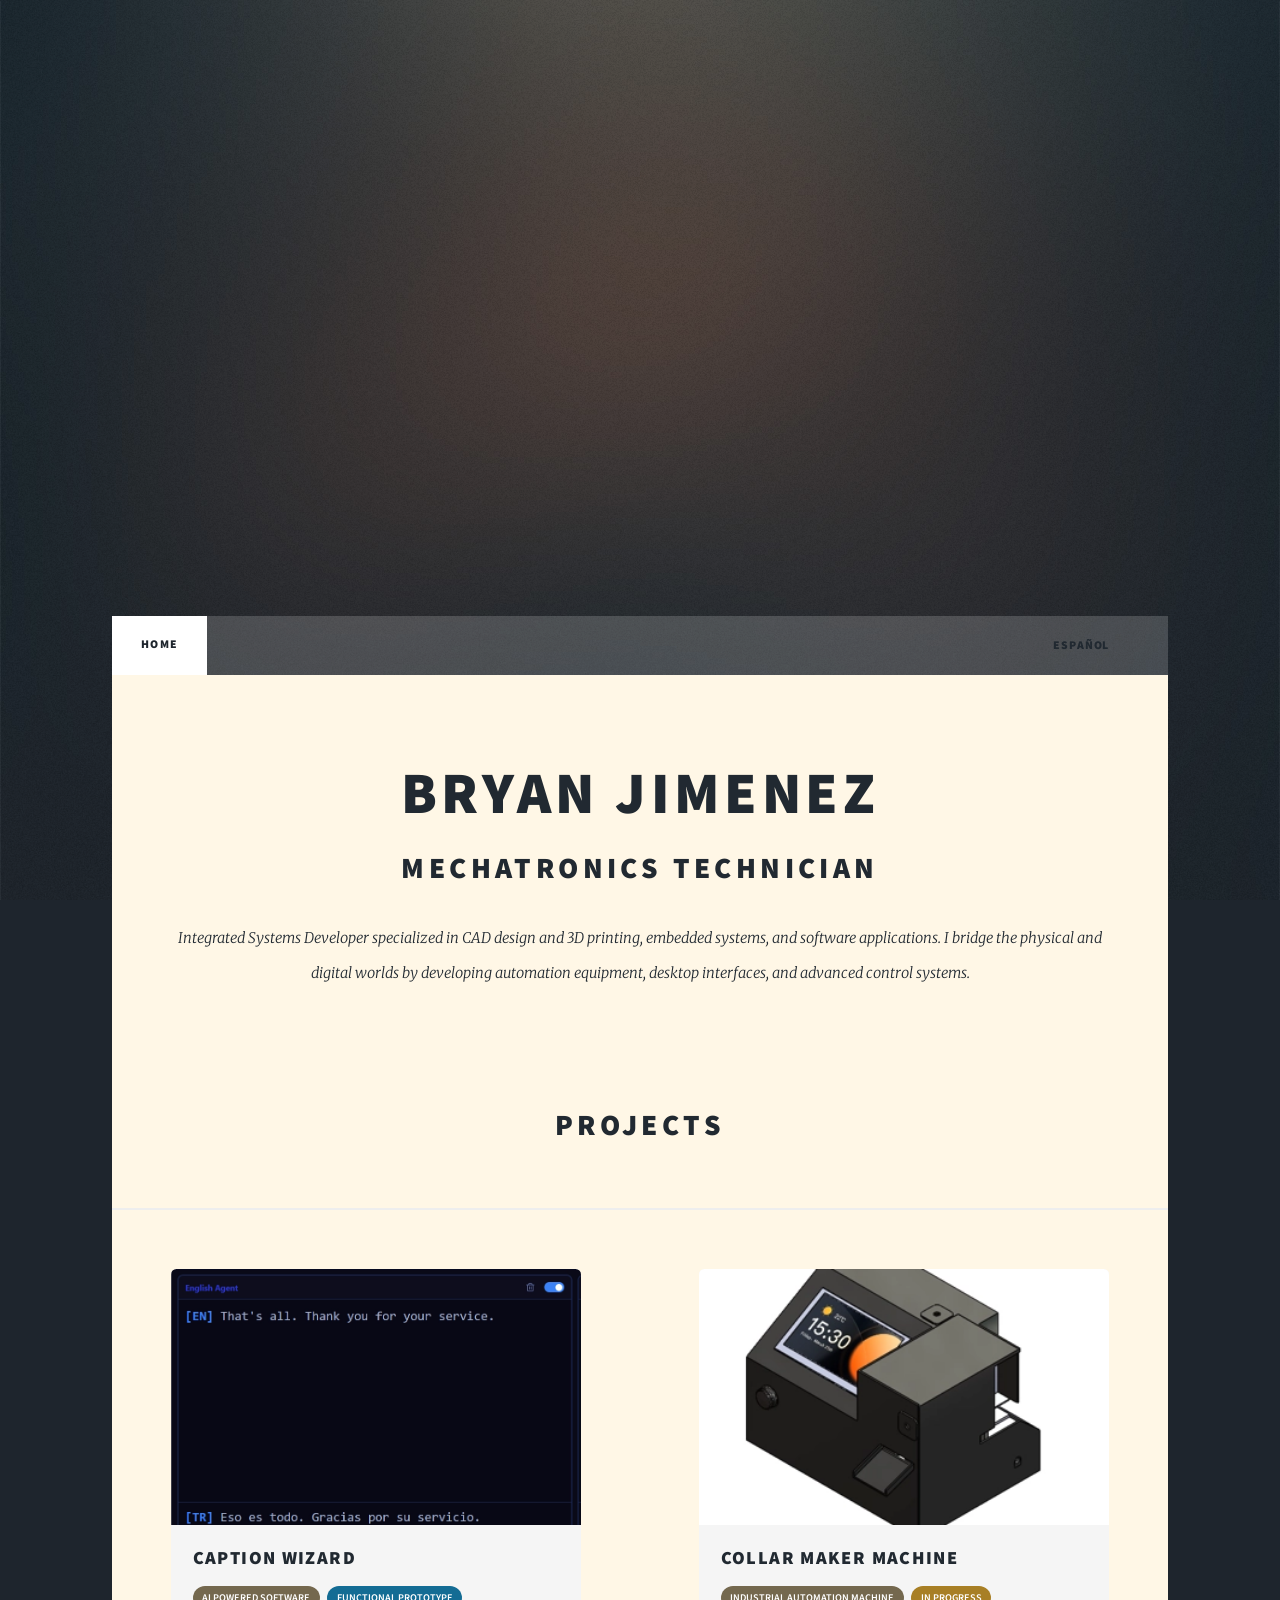
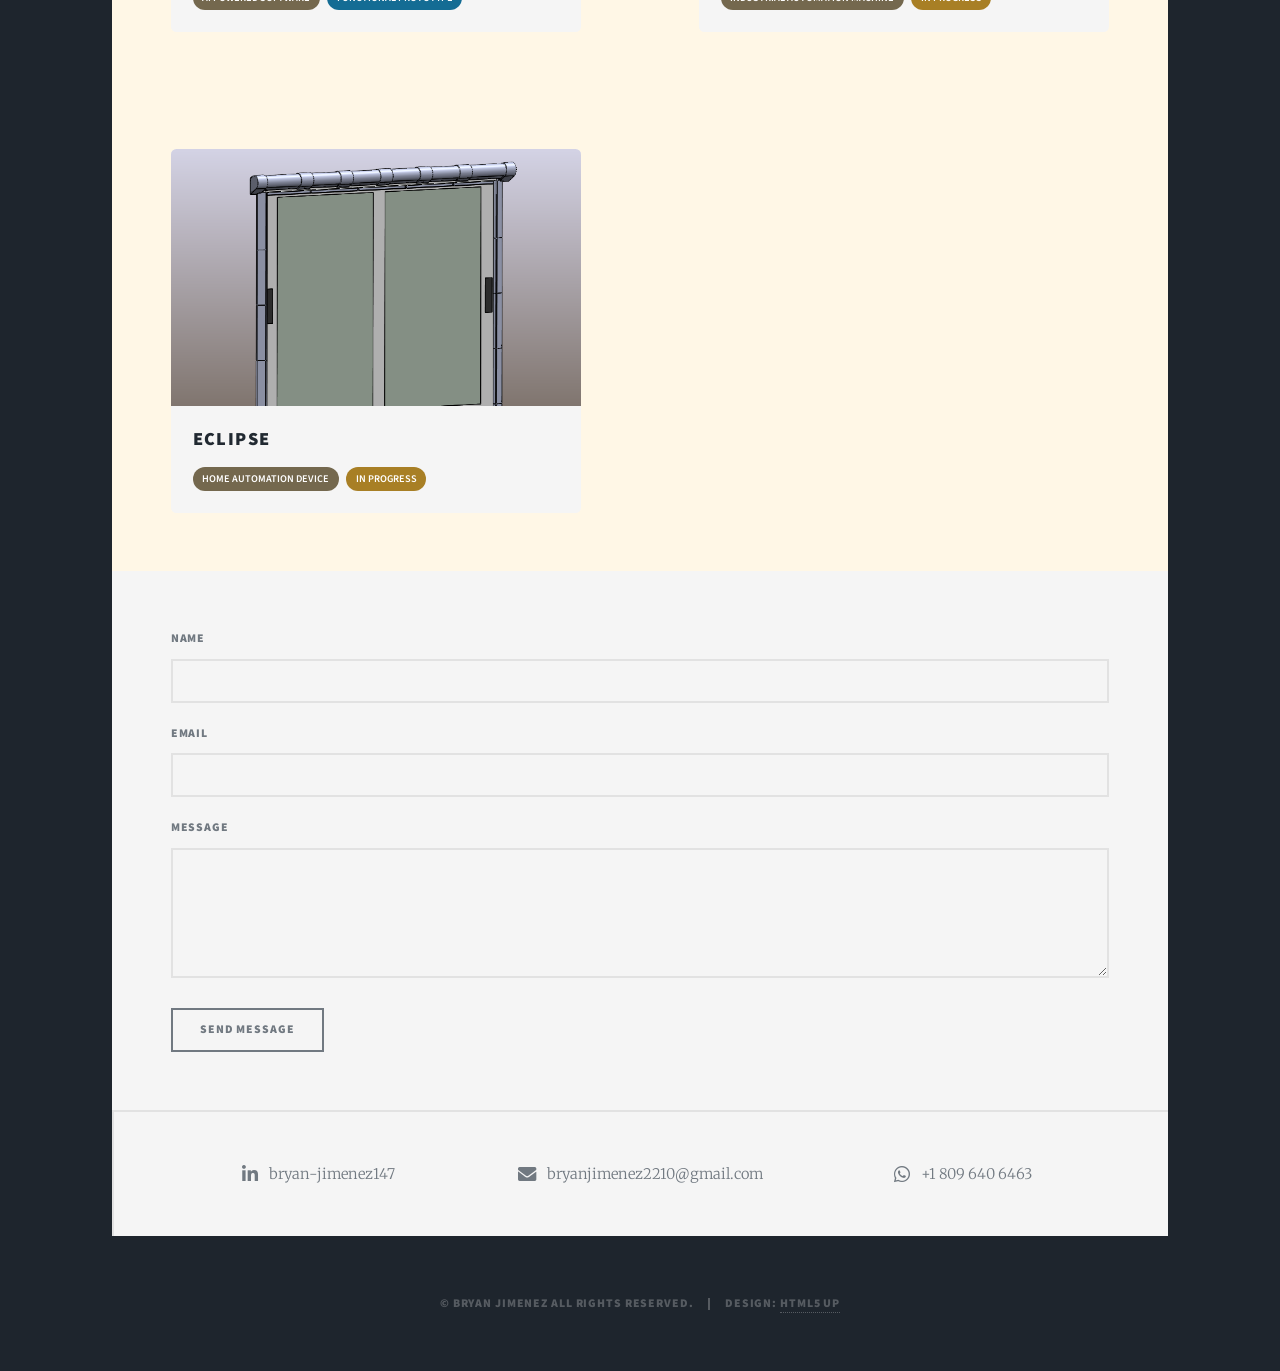
<file: index.html>
<!DOCTYPE HTML>
<!--
	Massively by HTML5 UP
	html5up.net | @ajlkn
	Free for personal and commercial use under the CCA 3.0 license (html5up.net/license)
-->
<html lang="en">
	<head>
		<title data-i18n="pageTitle">Project Portfolio</title>
		<meta charset="utf-8" />
		<meta name="viewport" content="width=device-width, initial-scale=1, user-scalable=no" />
		<link rel="stylesheet" href="assets/css/main.css" />
		<link rel="icon" type="image/svg+xml" href="images/favicon.svg">
		<noscript><link rel="stylesheet" href="assets/css/noscript.css" /></noscript>
	</head>
	<body class="is-preload">

		<!-- Wrapper -->
			<div id="wrapper" class="fade-in">

				<!-- Intro -->
					<div id="intro">
						<h1 data-i18n="siteTitle">Project Portfolio</h1>
						<p data-i18n="introTagline">Hardware meets software.</p>
					</div>

				<!-- Nav -->
					<nav id="nav">
						<ul class="links">
							<li class="active"><a href="index.html" data-i18n="navHome">Home</a></li>
						</ul>
						<ul class="icons">
							<li><button type="button" class="language-toggle" id="languageToggle" aria-label="Switch to Spanish">Español</button></li>
						</ul>
					</nav>

				<!-- Main -->
					<div id="main">

						<!-- Featured Post -->
							<article class="post featured">
								<header class="major">
									<h2>Bryan Jimenez<br />
									<span class="subtitle" data-i18n="jobTitle">Mechatronics Technician</span></h2>
									<p data-i18n="profileDescription">Integrated Systems Developer specialized in CAD design and 3D printing, 
										embedded systems, and software applications. I bridge the physical and 
										digital worlds by developing automation equipment, desktop interfaces, 
										and advanced control systems.</p>
									<h2><br /><span class="subtitle" data-i18n="projectsHeading">Projects</span></h2>
								</header>
							</article>
						<!-- Posts -->
							<section class="posts">
								<article>
									<a href="caption-wizard.html" class="project-card">
										<span class="image fit"><img src="images/ima01.jpg" alt="" /></span>
										<div class="project-card-content">
											<h2>Caption Wizard</h2> 
											<div class="project-labels">
												<span class="project-type" data-i18n="captioType">AI powered software</span>
												<span class="project-status" style="--project-status-color: #146c94;" data-i18n="functionalPrototype">Functional prototype</span>
											</div>
										</div>
									</a>
								</article>								
								<article>
									<a href="collar-maker.html" class="project-card">
										<span class="image fit"><img src="images/ima02.jpg" alt="" /></span>
										<div class="project-card-content">
											<h2 data-i18n="collarMakerTitle">Collar maker machine</h2>
											<div class="project-labels">
												<span class="project-type" data-i18n="collarMakerType">Industrial Automation Machine</span>
												<span class="project-status" style="--project-status-color: #a87f25;" data-i18n="inProgress">In progress</span>
											</div>
										</div>
									</a>
								</article>
								<article>
									<a href="eclipse.html" class="project-card">
										<span class="image fit"><img src="images/ec02.png" alt="" style="object-position: top;" /></span>
										<div class="project-card-content">
											<h2 data-i18n="eclipseTitle">eclipse</h2>
											<div class="project-labels">
												<span class="project-type" data-i18n="eclipseType">Home automation device</span>
												<span class="project-status" style="--project-status-color: #a87f25;" data-i18n="inProgress">In progress</span>
											</div>
										</div>
									</a>
								</article>
							</section>
					</div>

				<!-- Footer -->
					<footer id="footer" class="contact-footer">
						<section class="contact-form">
							<form id="contact-form" method="post" action="https://formspree.io/f/xqpeeeby">
								<div class="fields">
									<div class="field">
										<label for="name" data-i18n="nameLabel">Name</label>
										<input type="text" name="name" id="name" required/>
									</div>
									<div class="field">
										<label for="email" data-i18n="emailLabel">Email</label>
										<input type="email" name="email" id="email" required/>
									</div>
									<div class="field">
										<label for="message" data-i18n="messageLabel">Message</label>
										<textarea name="message" id="message" rows="3" required></textarea>
									</div>
								</div>
								<div class="form-submit-row">
									<ul class="actions">
										<li><input type="submit" value="Send Message" data-i18n-value="sendMessage" /></li>
									</ul>
									<div id="form-status" class="form-status" role="status" aria-live="polite" style="display: none;"></div>
								</div>
							</form>
						</section>
						<section class="contact-links" aria-label="Contact links" data-i18n-aria-label="contactLinks">
							<a class="contact-link" href="https://www.linkedin.com/in/bryan-jimenez147" target="_blank" rel="noopener noreferrer">
								<span class="icon brands fa-linkedin-in" aria-hidden="true"></span>
								<span>bryan-jimenez147</span>
							</a>
							<a class="contact-link" href="mailto:bryanjimenez2210@gmail.com">
								<span class="icon solid fa-envelope" aria-hidden="true"></span>
								<span>bryanjimenez2210@gmail.com</span>
							</a>
							<a class="contact-link" href="https://wa.me/18099640463" target="_blank" rel="noopener noreferrer">
								<span class="icon brands fa-whatsapp" aria-hidden="true"></span>
								<span>+1 809 640 6463</span>
							</a>
						</section>
					</footer>

				<!-- Copyright -->
					<div id="copyright">
						<ul><li>&copy; Bryan Jimenez <span data-i18n="rightsReserved">All rights reserved.</span></li><li><span data-i18n="designCredit">Design:</span> <a href="https://html5up.net">HTML5 UP</a></li></ul>
					</div>

			</div>

		<!-- Scripts -->
			<script src="assets/js/jquery.min.js"></script>
			<script src="assets/js/jquery.scrollex.min.js"></script>
			<script src="assets/js/jquery.scrolly.min.js"></script>
			<script src="assets/js/browser.min.js"></script>
			<script src="assets/js/breakpoints.min.js"></script>
			<script src="assets/js/util.js"></script>
			<script src="assets/js/main.js"></script>
			<script src="assets/js/language.js"></script>
			<script src="assets/js/form-integration.js"></script>

	</body>
</html>
</file>
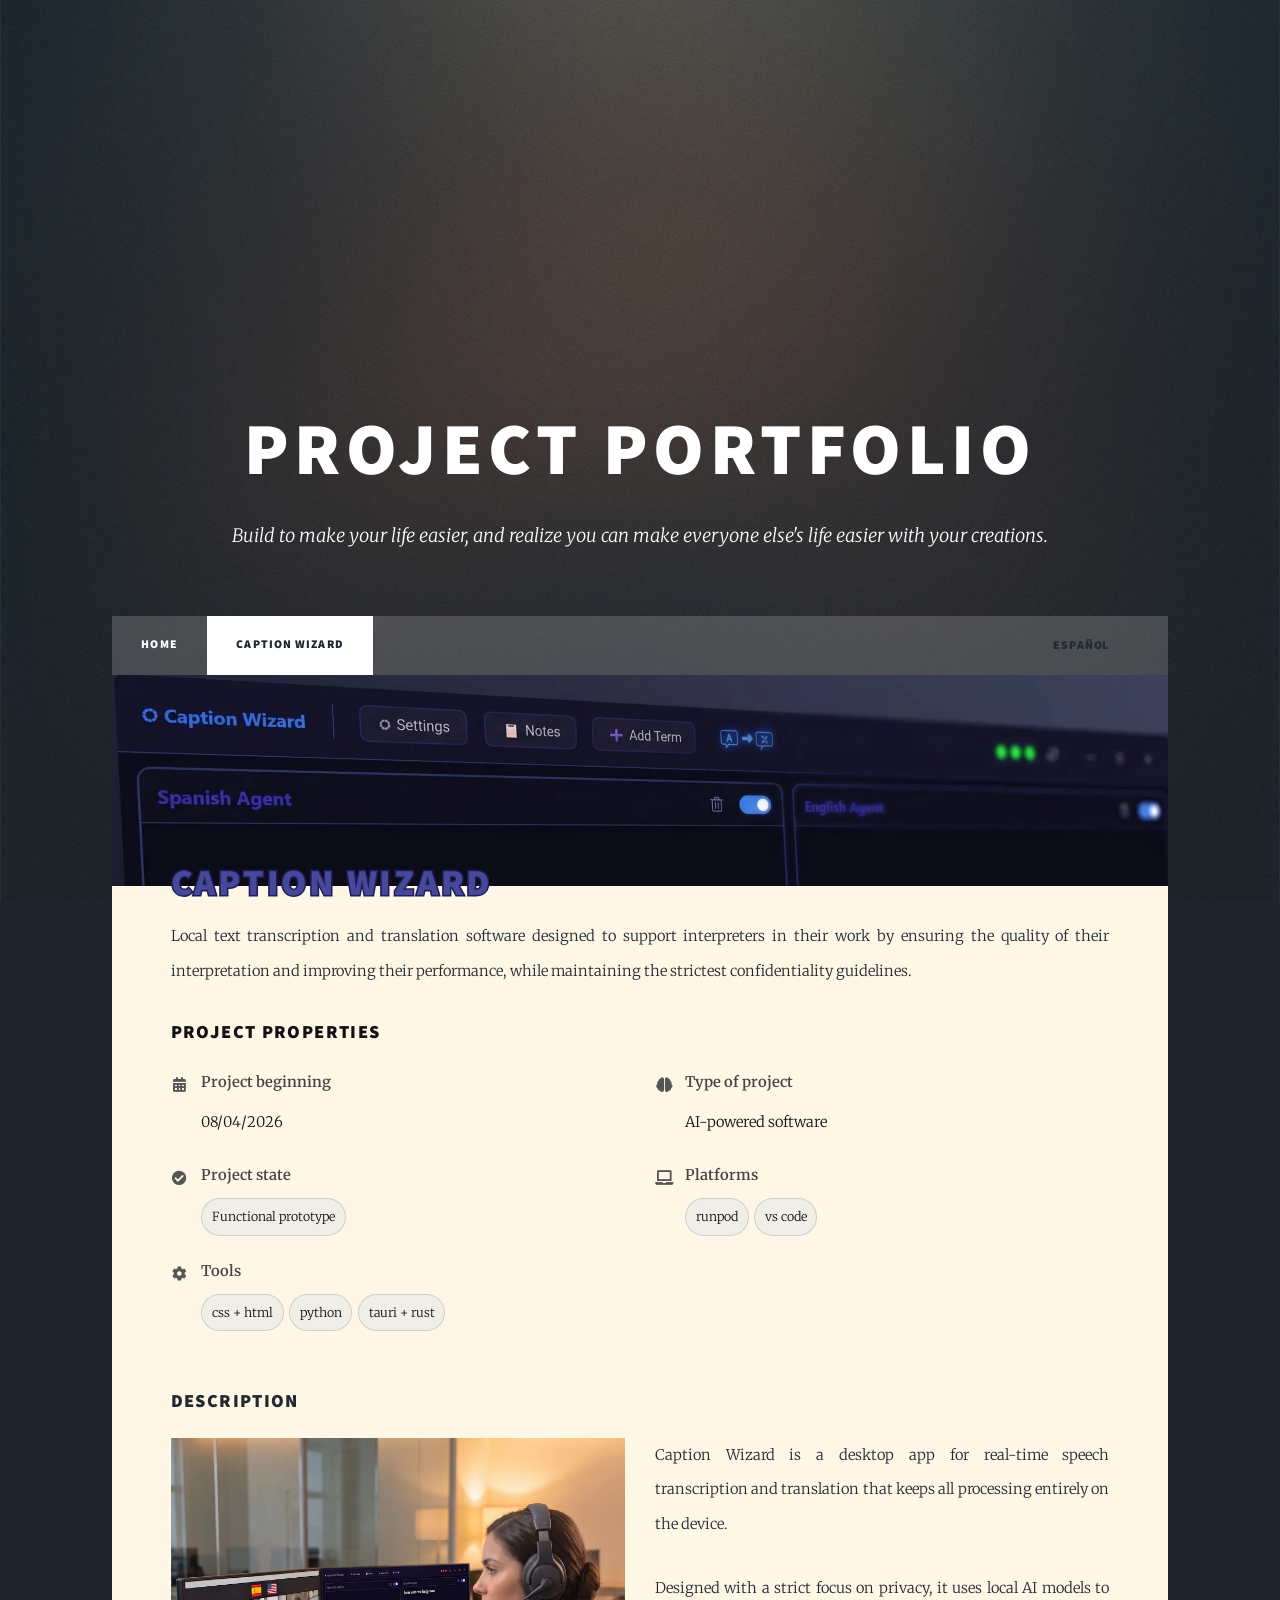
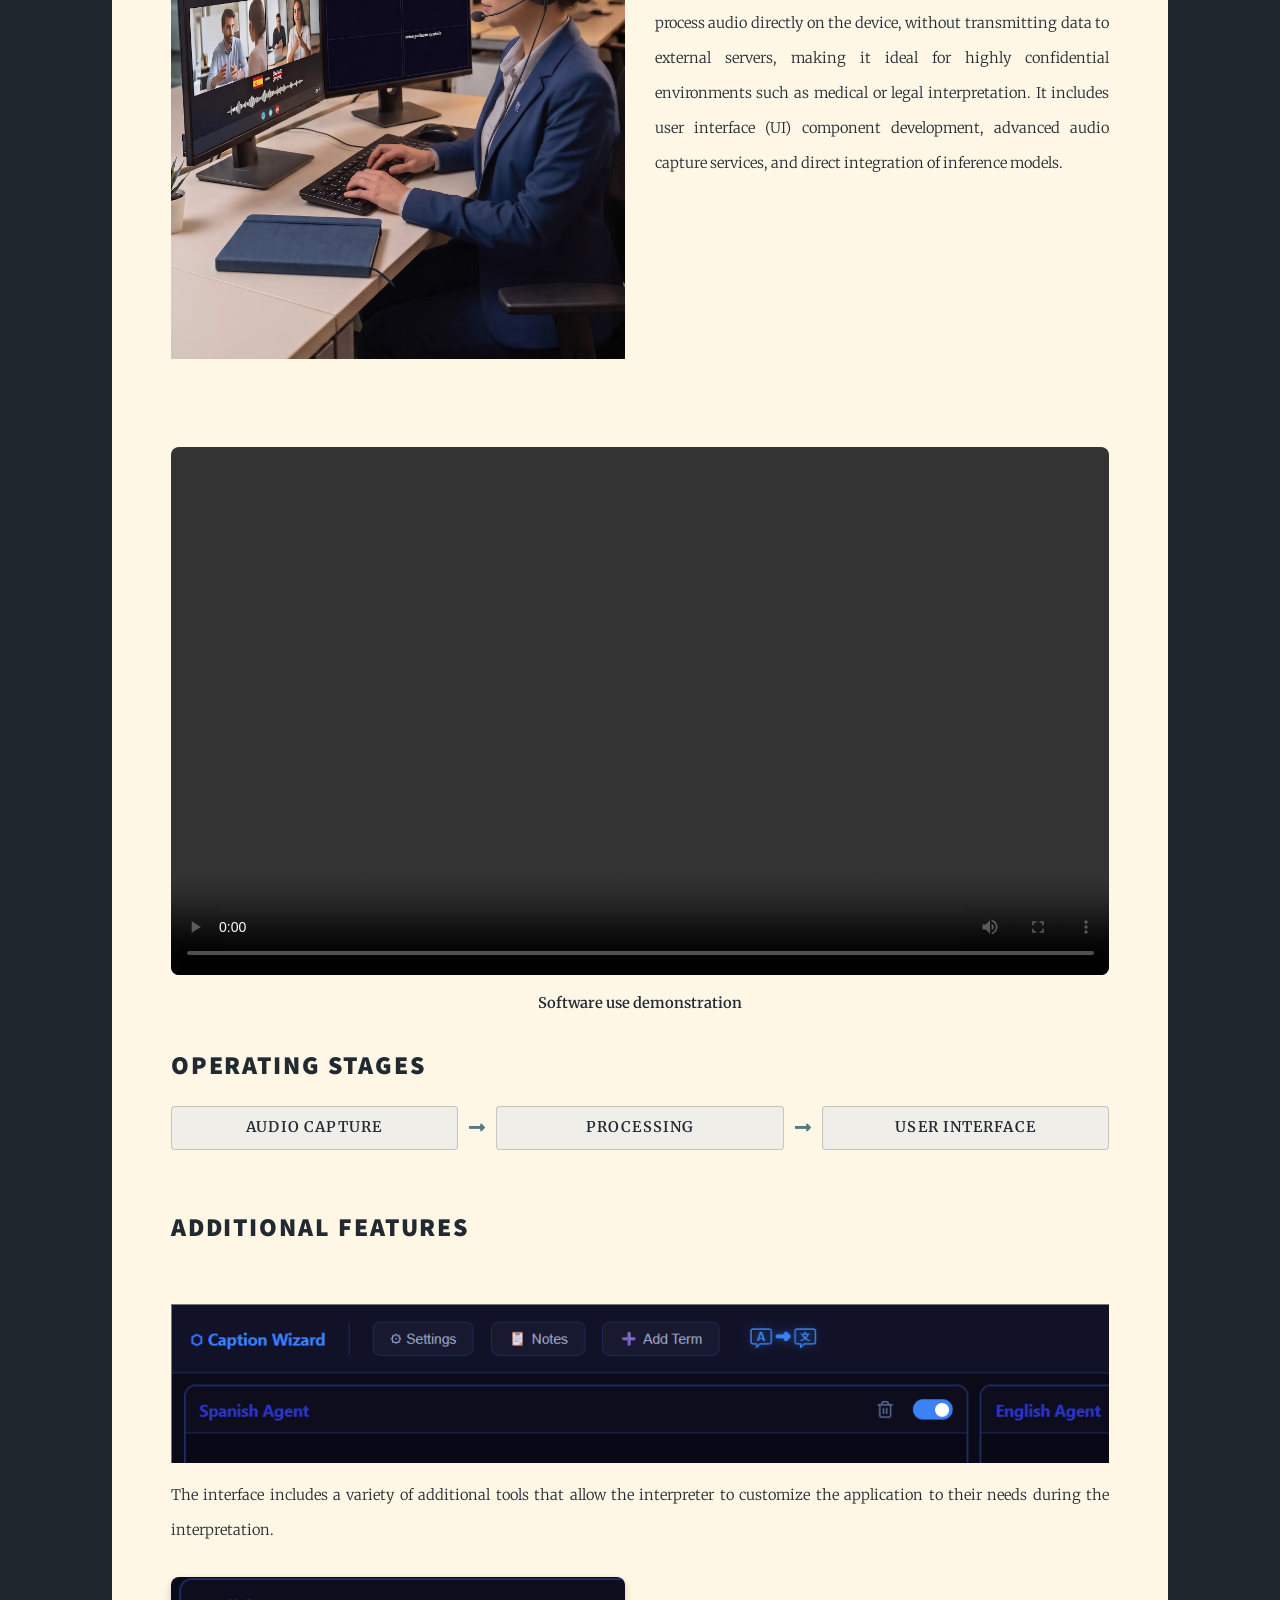
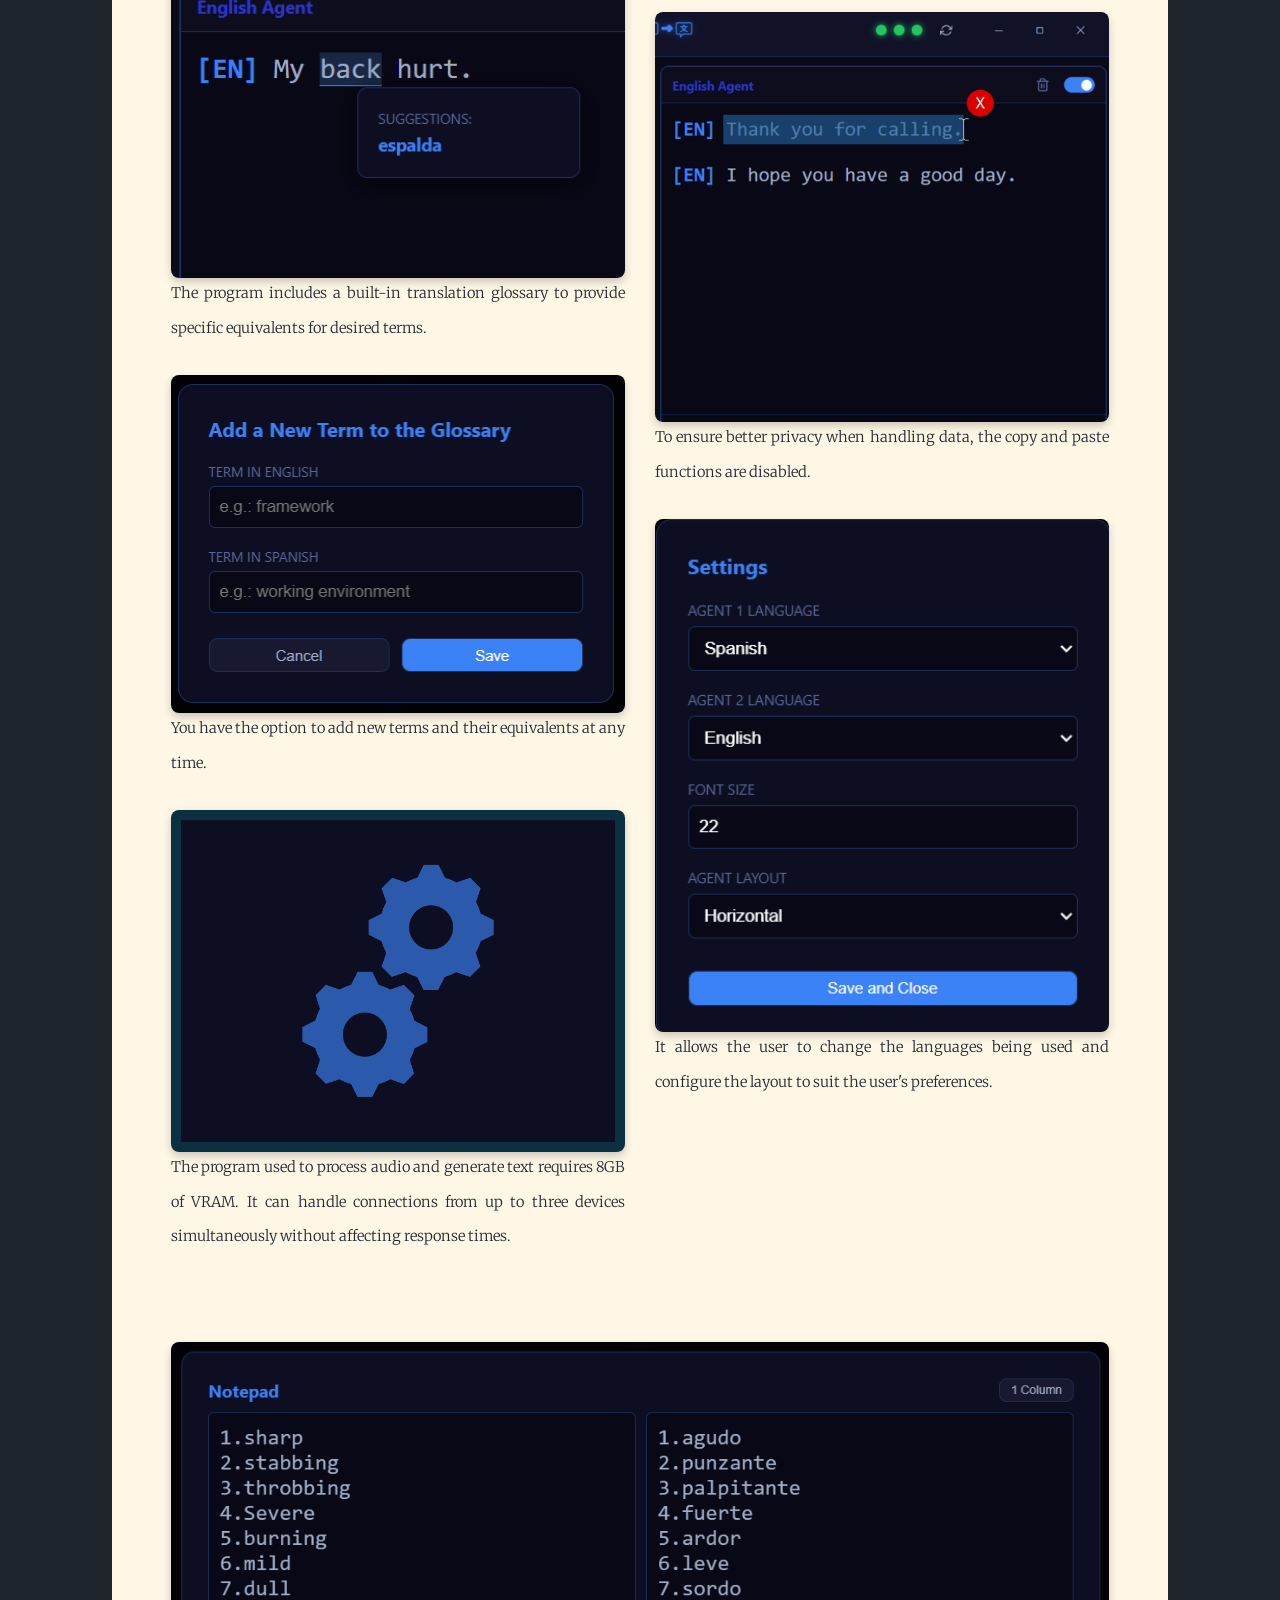
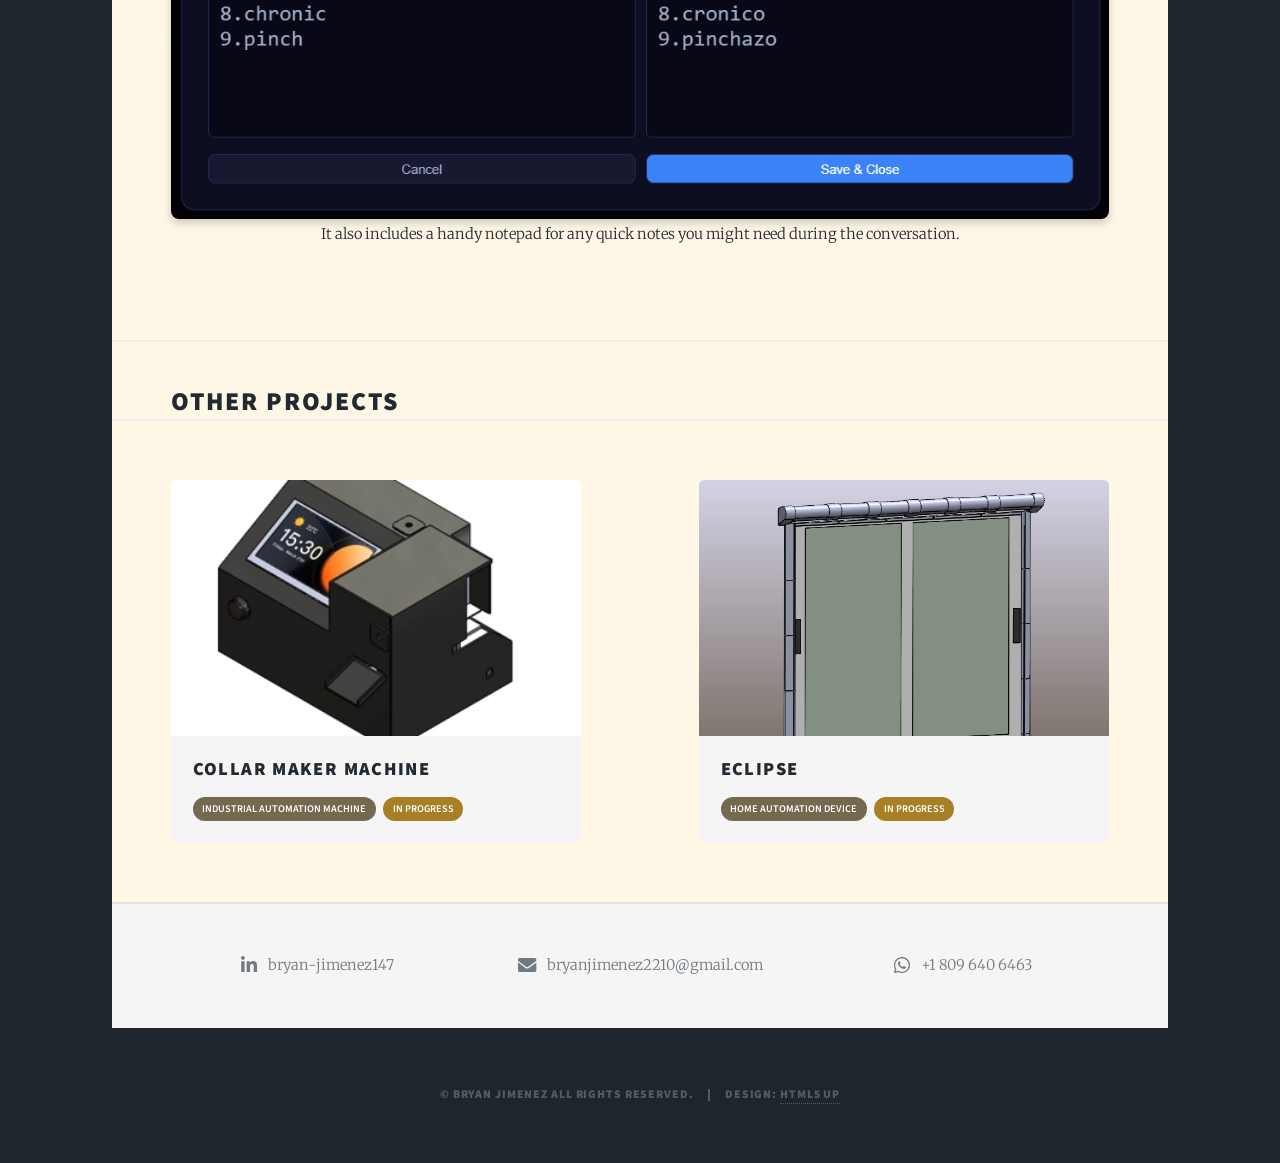
<file: caption-wizard.html>
<!DOCTYPE HTML>
<!--
	Massively by HTML5 UP
	html5up.net | @ajlkn
	Free for personal and commercial use under the CCA 3.0 license (html5up.net/license)
-->
<html lang="en">
	<head>
        <title data-cw-title>Caption Wizard - Project Portfolio</title>
		<meta charset="utf-8" />
		<meta name="viewport" content="width=device-width, initial-scale=1, user-scalable=no" />
		<link rel="icon" type="image/svg+xml" href="images/favicon.svg">
		<link rel="stylesheet" href="assets/css/main.css" />
		<noscript><link rel="stylesheet" href="assets/css/noscript.css" /></noscript>
        <style>
            /* Estilos específicos para imitar el layout de Notion */
            .notion-header {
                border-bottom: 1px solid rgba(255, 255, 255, 0.1);
                padding-bottom: 1rem;
                margin-bottom: 1rem;
                margin-top: -1.5rem;
            }
            .notion-header p {
                margin-bottom: 0;
            }
            .notion-header h1 {
                font-size: 2.5rem;
                margin-bottom: 1rem;
                /*color de fuente*/
                color: #464997;
                -webkit-text-stroke: 3px #201b5a;
                paint-order: stroke fill;
            }
            .caption-cover {
                aspect-ratio: 5 / 1;
                margin: -8rem -8rem 0;
                max-height: 24rem;
                overflow: hidden;
            }
            .caption-cover img {
                display: block;
                height: 100%;
                object-fit: cover;
                width: 100%;
            }
            .notion-properties {
                display: grid;
                grid-template-columns: repeat(2, minmax(0, 1fr));
                gap: 1.25rem 2rem;
                margin-bottom: 2rem;
                color: #111;
            }
            .notion-properties h3 {
                color: #111;
                grid-column: 1 / -1;
                margin-bottom: 0;
            }
            .property-row {
                display: flex;
                align-items: flex-start;
                gap: 0.85rem;
                min-width: 0;
            }
            .property-icon {
                color: #555;
                flex: 0 0 1.25rem;
                margin-top: 0.2rem;
                text-align: center;
            }
            .property-copy {
                display: flex;
                flex-direction: column;
                gap: 0.35rem;
                min-width: 0;
            }
            .property-name {
                font-weight: 600;
                color: #444;
            }
            .property-value {
                color: #111;
            }
            .property-pills {
                display: flex;
                flex-wrap: wrap;
                gap: 0.4rem;
            }
            .property-pill {
                display: inline-block;
                padding: 0.2rem 0.65rem;
                border: 1px solid rgba(0, 0, 0, 0.14);
                border-radius: 999px;
                background-color: #f0eee8;
                color: #111;
                font-size: 0.85rem;
            }
            .video-container {
                aspect-ratio: 16 / 9;
                overflow: hidden;
                border-radius: 8px;
            }
            .video-container video {
                display: block;
                width: 100%;
                height: 100%;
                object-fit: contain;
            }
            .video-figure {
                margin: 0 0 2rem;
            }
            .video-figure figcaption {
                margin-top: 0.75rem;
                text-align: center;
                font-weight: 600;
            }
            .stage-flow {
                display: grid;
                grid-template-columns: minmax(0, 1fr) auto minmax(0, 1fr) auto minmax(0, 1fr);
                align-items: start;
                gap: 0.75rem;
            }
            .operating-stages {
                margin-bottom: 2rem;
            }
            .stage-item {
                min-width: 0;
            }
            .stage-button {
                width: 100%;
                min-height: 3rem;
                padding: 0.65rem 0.75rem;
                border: 1px solid rgba(0, 0, 0, 0.18);
                border-radius: 4px;
                background: #f0eee8;
                box-shadow: none;
                color: #111;
                cursor: pointer;
                font: inherit;
                font-weight: 600;
                line-height: 1.25;
                text-align: center;
                white-space: normal;
                transition: background-color 0.2s ease, border-color 0.2s ease;
            }
            .stage-button:hover,
            .stage-button[aria-expanded="true"] {
                background: #e3edf0;
                border-color: #527987;
            }
            .stage-button:focus-visible {
                outline: 2px solid #527987;
                outline-offset: 2px;
            }
            .stage-arrow {
                align-self: start;
                display: flex;
                align-items: center;
                justify-content: center;
                color: #527987;
                font-size: 1.25rem;
                height: 3rem;
                line-height: 1;
            }
            .stage-description {
                margin: 1.25rem 0 0;
                color: #333;
                font-size: 0.95rem;
                width: 100%;
            }
            .image.main.additional-features-image {
                margin-bottom: 1rem;
            }
            #main > .other-projects-heading {
                padding: 3rem 4rem 0;
            }
            #main > .other-projects-heading h2 {
                margin-bottom: 0;
            }
             .two-col-layout {
                display: flex;
                flex-wrap: wrap;
                gap: 2rem;
                margin-bottom: 2rem;
            }
            .col {
                flex: 1;
                min-width: 300px;
            }
            .image-box img {
                width: 100%;
                border-radius: 8px;
                box-shadow: 0 4px 8px rgba(0,0,0,0.2);
            }
            .feature-block {
                margin-bottom: 2rem;
            }
            .feature-block p {
                margin: -1rem 0 2rem;
            }
            @media screen and (max-width: 1280px) {
                .caption-cover {
                    margin: -6rem -4rem 0;
                }
            }
            @media screen and (max-width: 736px) {
                #main > .other-projects-heading {
                    padding: 2rem 2rem 0;
                }
                .notion-properties {
                    grid-template-columns: 1fr;
                }
                .stage-flow {
                    gap: 0.35rem;
                }
                .stage-button {
                    padding: 0.6rem 0.3rem;
                    font-size: 0.8rem;
                }
                .stage-arrow {
                    font-size: 1rem;
                }
                .caption-cover {
                    margin: -4rem -2rem 0;
                }
                .notion-header {
                    margin-top: -1.5rem;
                }
            }
        </style>
	</head>
	<body class="is-preload">

		<!-- Wrapper -->
			<div id="wrapper" class="fade-in">

				<!-- Header -->
					<div id="intro">
						<h1 data-i18n="siteTitle">Project Portfolio</h1>
						<p data-i18n="introTagline">Hardware meets software.</p>
					</div>

				<!-- Nav -->
					<nav id="nav">
						<ul class="links">
                            <li><a href="index.html" data-i18n="navHome">Home</a></li>
                            <li class="active"><a href="caption-wizard.html" aria-current="page">Caption Wizard</a></li>
						</ul>
						<ul class="icons">
							<li><button type="button" class="language-toggle" id="languageToggle" aria-label="Switch to Spanish">Español</button></li>
						</ul>
					</nav>

				<!-- Main -->
					<div id="main">

						<!-- Post -->
							<section class="post">
                                <div class="caption-cover">
                                    <img src="images/cw01.jpg" alt="Caption Wizard interface cover" data-cw-i18n-alt="coverAlt" />
                                </div>
                                <div class="notion-header">
                                    <h1>Caption Wizard</h1>
                                    <p data-cw-i18n="projectSummary">Local text transcription and translation software designed to support interpreters in their work by ensuring the quality of their interpretation and improving their performance, while maintaining the strictest confidentiality guidelines.</p>
                                </div>

                                <div class="notion-properties">
                                    <h3 data-cw-i18n="projectProperties">Project Properties</h3>
                                    <div class="property-row">
                                        <span class="property-icon icon solid fa-calendar-alt" aria-hidden="true"></span>
                                        <div class="property-copy">
                                            <span class="property-name" data-cw-i18n="projectBeginning">Project beginning</span>
                                            <span class="property-value" data-cw-i18n="projectStartDate">04/08/2026</span>
                                        </div>
                                    </div>
                                    <div class="property-row">
                                        <span class="property-icon icon solid fa-brain" aria-hidden="true"></span>
                                        <div class="property-copy">
                                            <span class="property-name" data-cw-i18n="projectType">Type of project</span>
                                            <span class="property-value" data-cw-i18n="aiSolution">AI-powered solution</span>
                                        </div>
                                    </div>
                                    <div class="property-row">
                                        <span class="property-icon icon solid fa-check-circle" aria-hidden="true"></span>
                                        <div class="property-copy">
                                            <span class="property-name" data-cw-i18n="projectState">Project state</span>
                                            <span class="property-pills"><span class="property-pill" data-cw-i18n="functionalPrototype">Functional prototype</span></span>
                                        </div>
                                    </div>
                                     <div class="property-row">
                                        <span class="property-icon icon solid fa-laptop" aria-hidden="true"></span>
                                        <div class="property-copy">
                                            <span class="property-name" data-cw-i18n="platforms">Platforms</span>
                                            <span class="property-pills">
                                                <span class="property-pill">runpod</span>
                                                <span class="property-pill">vs code</span>
                                            </span>
                                        </div>
                                    </div>
                                    <div class="property-row">
                                        <span class="property-icon icon solid fa-cog" aria-hidden="true"></span>
                                        <div class="property-copy">
                                            <span class="property-name" data-cw-i18n="tools">Tools</span>
                                            <span class="property-pills">
                                                <span class="property-pill">css + html</span>
                                                <span class="property-pill">python</span>
                                                <span class="property-pill">tauri + rust</span>
                                            </span>
                                        </div>
                                    </div>
                                </div>


								<h3><br /><span data-cw-i18n="descriptionHeading">Description</span></h3>
                                <div class="two-col-layout">
                                    <div class="col">
                                        <div class="image main"><img src="images/cw02.png" alt="Caption Wizard desktop interface" data-cw-i18n-alt="desktopInterfaceAlt" /></div>
                                    </div>
                                    <div class="col">
                                        <p data-cw-i18n="descriptionIntro">Caption Wizard is a desktop app for real-time speech transcription and translation that keeps all processing entirely local.</p>
                                        <p data-cw-i18n="descriptionDetails">Designed with a strict focus on privacy, it uses local AI models to process audio directly on the device, without transmitting data to external servers, making it ideal for highly confidential environments such as medical or legal interpretation. It includes user interface (UI) component development, advanced audio capture services, and direct integration of inference models.</p>
                                    </div>
                                </div>
                                
                                <figure class="video-figure">
                                    <div class="video-container">
                                        <video controls>
                                            <source src="videos/cw_vid.mp4" type="video/mp4">
                                            <span data-cw-i18n="videoFallback">Your browser does not support the video tag.</span>
                                        </video>
                                    </div>
                                    <figcaption data-cw-i18n="videoCaption">Software use demonstration</figcaption>
                                </figure>
                                <section class="operating-stages" aria-labelledby="operating-stages-title">
                                    <h2 id="operating-stages-title" data-cw-i18n="operatingStages">Operating Stages</h2>
                                    <div class="stage-flow">
                                        <div class="stage-item">
                                            <button class="stage-button" id="stage-audio" type="button" aria-expanded="false" aria-controls="stage-description-audio" data-cw-i18n="audioCapture">Audio capture</button>
                                        </div>
                                        <span class="stage-arrow fas fa-long-arrow-alt-right" aria-hidden="true"></span>
                                        <div class="stage-item">
                                            <button class="stage-button" id="stage-processing" type="button" aria-expanded="false" aria-controls="stage-description-processing" data-cw-i18n="processing">Processing</button>
                                        </div>
                                        <span class="stage-arrow fas fa-long-arrow-alt-right" aria-hidden="true"></span>
                                        <div class="stage-item">
                                            <button class="stage-button" id="stage-interface" type="button" aria-expanded="false" aria-controls="stage-description-interface" data-cw-i18n="userInterface">User Interface</button>
                                        </div>
                                    </div>
                                    <p class="stage-description" id="stage-description-audio" data-cw-i18n="audioCaptureDescription" hidden>A specialized program continuously captures the device's audio output 
                                                                                                                and breaks it down into one-second segments; it then runs a 
                                                                                                                preprocessing algorithm to detect human speech. Positive results 
                                                                                                                trigger the sending of the segment for further processing.</p>
                                    <p class="stage-description" id="stage-description-processing" data-cw-i18n="processingDescription" hidden>Processing can be run on the user's device or on a dedicated server. 
                                                                                                                    The audio from the previous step is used to feed an AI model, which 
                                                                                                                    identifies its language and generates a transcription. The text 
                                                                                                                    then undergoes post-processing to clean it up, and then it is run 
                                                                                                                    through a translation model to generate text in the target language. 
                                                                                                                    The texts then go to the interface labelled with their corresponding 
                                                                                                                    language.</p>
                                    <p class="stage-description" id="stage-description-interface" data-cw-i18n="userInterfaceDescription" hidden>This is what the user sees. The interface receives the text and displays 
                                                                                                                    it in the corresponding place, breaking up the sentences and giving it 
                                                                                                                    formatting so it is easier for the brain to understand and process, 
                                                                                                                    allowing for quick and smooth reading.</p>
                                </section>

                                <h2><br /><span data-cw-i18n="additionalFeatures">Additional features</span></h2>
                                <div class="image main additional-features-image"><img src="images/cw07.png" alt="Caption Wizard additional tools" data-cw-i18n-alt="additionalToolsAlt" /></div>
                                <p data-cw-i18n="additionalFeaturesDescription">The interface includes a variety of additional tools that allow the interpreter to customize the application to their needs during the interpretation.</p>

                                <div class="two-col-layout">
                                    <div class="col feature-block">
                                        <div class="image-box"><img src="images/cw06.png" alt="Translation glossary" data-cw-i18n-alt="glossaryAlt" /></div>
                                        <p data-cw-i18n="glossaryDescription">The program includes a built-in translation glossary to provide specific equivalents for desired terms.</p>
                                        <div class="image-box"><img src="images/cw04.png" alt="Add glossary term dialog" data-cw-i18n-alt="addTermAlt" /></div>
                                        <p data-cw-i18n="addTermDescription">You have the option to add new terms and their equivalents at any time.</p>
                                        <div class="image-box"><img src="images/cw09.png" alt="Requirements diagram" data-cw-i18n-alt="requirementsAlt" /></div>
                                        <p data-cw-i18n="requirementsDescription">The program used to process audio and generate text requires 8GB of VRAM. It can handle connections from up to three devices simultaneously without affecting response times.</p>
                                    </div>
                                    <div class="col feature-block">
                                        <br />
                                        <div class="image-box"><img src="images/cw08.png" alt="Copy and paste functions" data-cw-i18n-alt="copypasteAlt" /></div>
                                        <p data-cw-i18n="copypasteDescription">To ensure better privacy when handling data, the copy and paste functions are disabled.</p>
                                        <div class="image-box"><img src="images/cw03.png" alt="Language and layout settings" data-cw-i18n-alt="settingsAlt" /></div>
                                        <p data-cw-i18n="settingsDescription">It allows the user to change the languages being used and configure the layout to suit the user's preferences</p>
                                    </div>
                                </div>

                                 <div class="feature-block" style="max-width: 1000px; margin: 0 auto;">
                                    <div class="image-box"><img src="images/cw05.png" alt="Caption Wizard notepad" data-cw-i18n-alt="notepadAlt" /></div>
                                    <p style="text-align:center;" data-cw-i18n="notepadDescription">It also includes a handy notepad for any quick notes you might need during the conversation.</p>
                                </div>

							</section>

                            <section class="post other-projects-heading">
                                <h2 data-cw-i18n="otherProjects">Other Projects</h2>
                            </section>
                            <section class="posts">
                                <article>
                                    <a href="collar-maker.html" class="project-card">
                                        <span class="image fit"><img src="images/ima02.jpg" alt="Collar maker machine" data-cw-i18n-alt="collarMakerAlt" /></span>
                                        <div class="project-card-content">
                                            <h2 data-i18n="collarMakerTitle">Collar maker machine</h2>
                                            <div class="project-labels">
                                                <span class="project-type" data-i18n="collarMakerType">Industrial Automation Machine</span>
                                                <span class="project-status" style="--project-status-color: #a87f25;" data-i18n="inProgress">In progress</span>
                                            </div>
                                        </div>
                                    </a>
                                </article>
								<article>
									<a href="eclipse.html" class="project-card">
										<span class="image fit"><img src="images/ec02.png" alt="" style="object-position: top;" /></span>
										<div class="project-card-content">
											<h2 data-i18n="eclipseTitle">eclipse</h2>
											<div class="project-labels">
												<span class="project-type" data-i18n="eclipseType">Home automation device</span>
												<span class="project-status" style="--project-status-color: #a87f25;" data-i18n="inProgress">In progress</span>
											</div>
										</div>
									</a>
								</article>
                            </section>

					</div>

				<!-- Footer -->
					<footer id="footer" class="contact-footer">
						<section class="contact-links" aria-label="Contact links" data-i18n-aria-label="contactLinks">
							<a class="contact-link" href="#" target="_blank" rel="noopener noreferrer">
								<span class="icon brands fa-linkedin-in" aria-hidden="true"></span>
								<span>bryan-jimenez147</span>
							</a>
							<a class="contact-link" href="mailto:bryanjimenez2210@gmail.com">
								<span class="icon solid fa-envelope" aria-hidden="true"></span>
								<span>bryanjimenez2210@gmail.com</span>
							</a>
							<a class="contact-link" href="https://wa.me/18099640463" target="_blank" rel="noopener noreferrer">
								<span class="icon brands fa-whatsapp" aria-hidden="true"></span>
								<span>+1 809 640 6463</span>
							</a>
						</section>
					</footer>

				<!-- Copyright -->
					<div id="copyright">
						<ul><li>&copy; Bryan Jimenez <span data-i18n="rightsReserved">All rights reserved.</span></li><li><span data-i18n="designCredit">Design:</span> <a href="https://html5up.net">HTML5 UP</a></li></ul>
					</div>

			</div>

		<!-- Scripts -->
			<script src="assets/js/jquery.min.js"></script>
			<script src="assets/js/jquery.scrollex.min.js"></script>
			<script src="assets/js/jquery.scrolly.min.js"></script>
			<script src="assets/js/browser.min.js"></script>
			<script src="assets/js/breakpoints.min.js"></script>
			<script src="assets/js/util.js"></script>
			<script src="assets/js/main.js"></script>
			<script src="assets/js/language.js"></script>
            <script src="assets/js/caption-wizard-language.js"></script>
            <script>
                (() => {
                    const stageButtons = document.querySelectorAll('.operating-stages .stage-button');

                    stageButtons.forEach((stageButton) => {
                        stageButton.addEventListener('click', () => {
                            const isExpanded = stageButton.getAttribute('aria-expanded') === 'true';

                            stageButtons.forEach((button) => {
                                const description = document.getElementById(button.getAttribute('aria-controls'));
                                const shouldExpand = button === stageButton && !isExpanded;

                                button.setAttribute('aria-expanded', String(shouldExpand));
                                description.hidden = !shouldExpand;
                            });
                        });
                    });
                })();
            </script>

	</body>
</html>
</file>
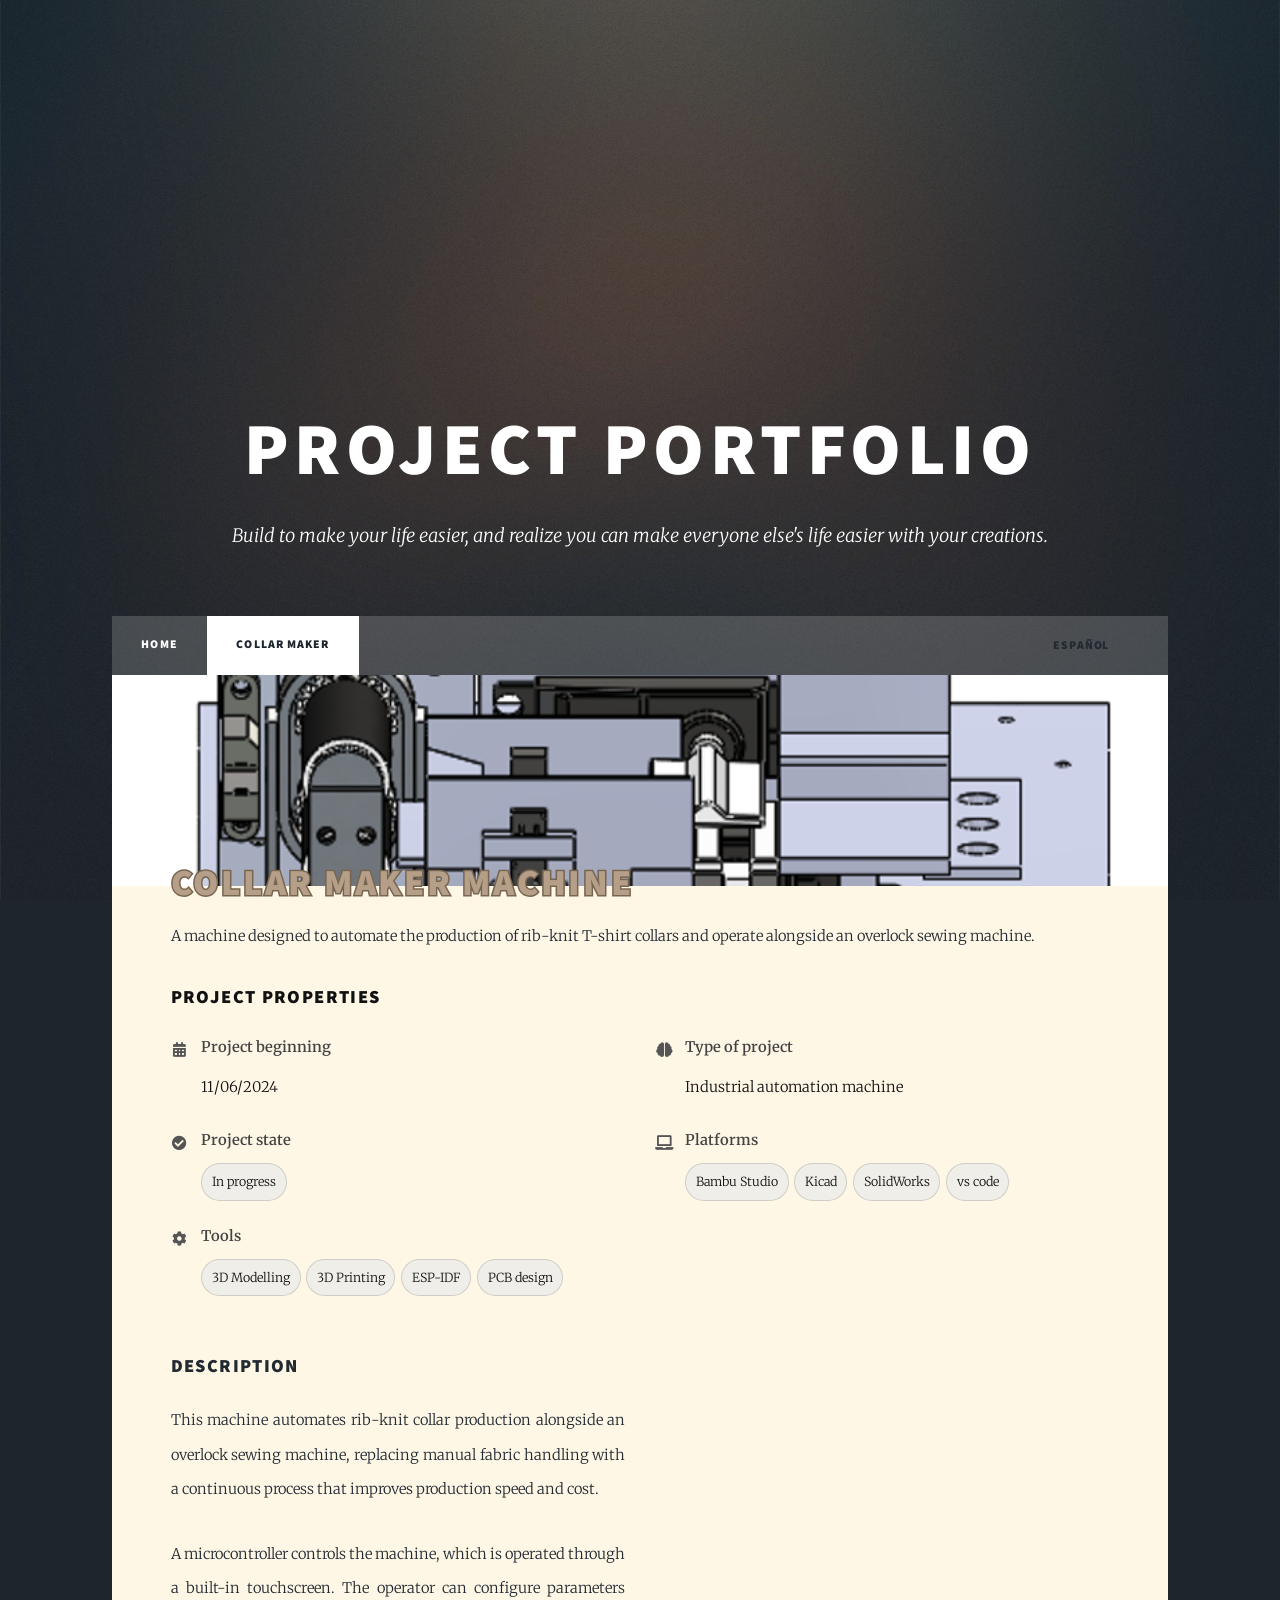
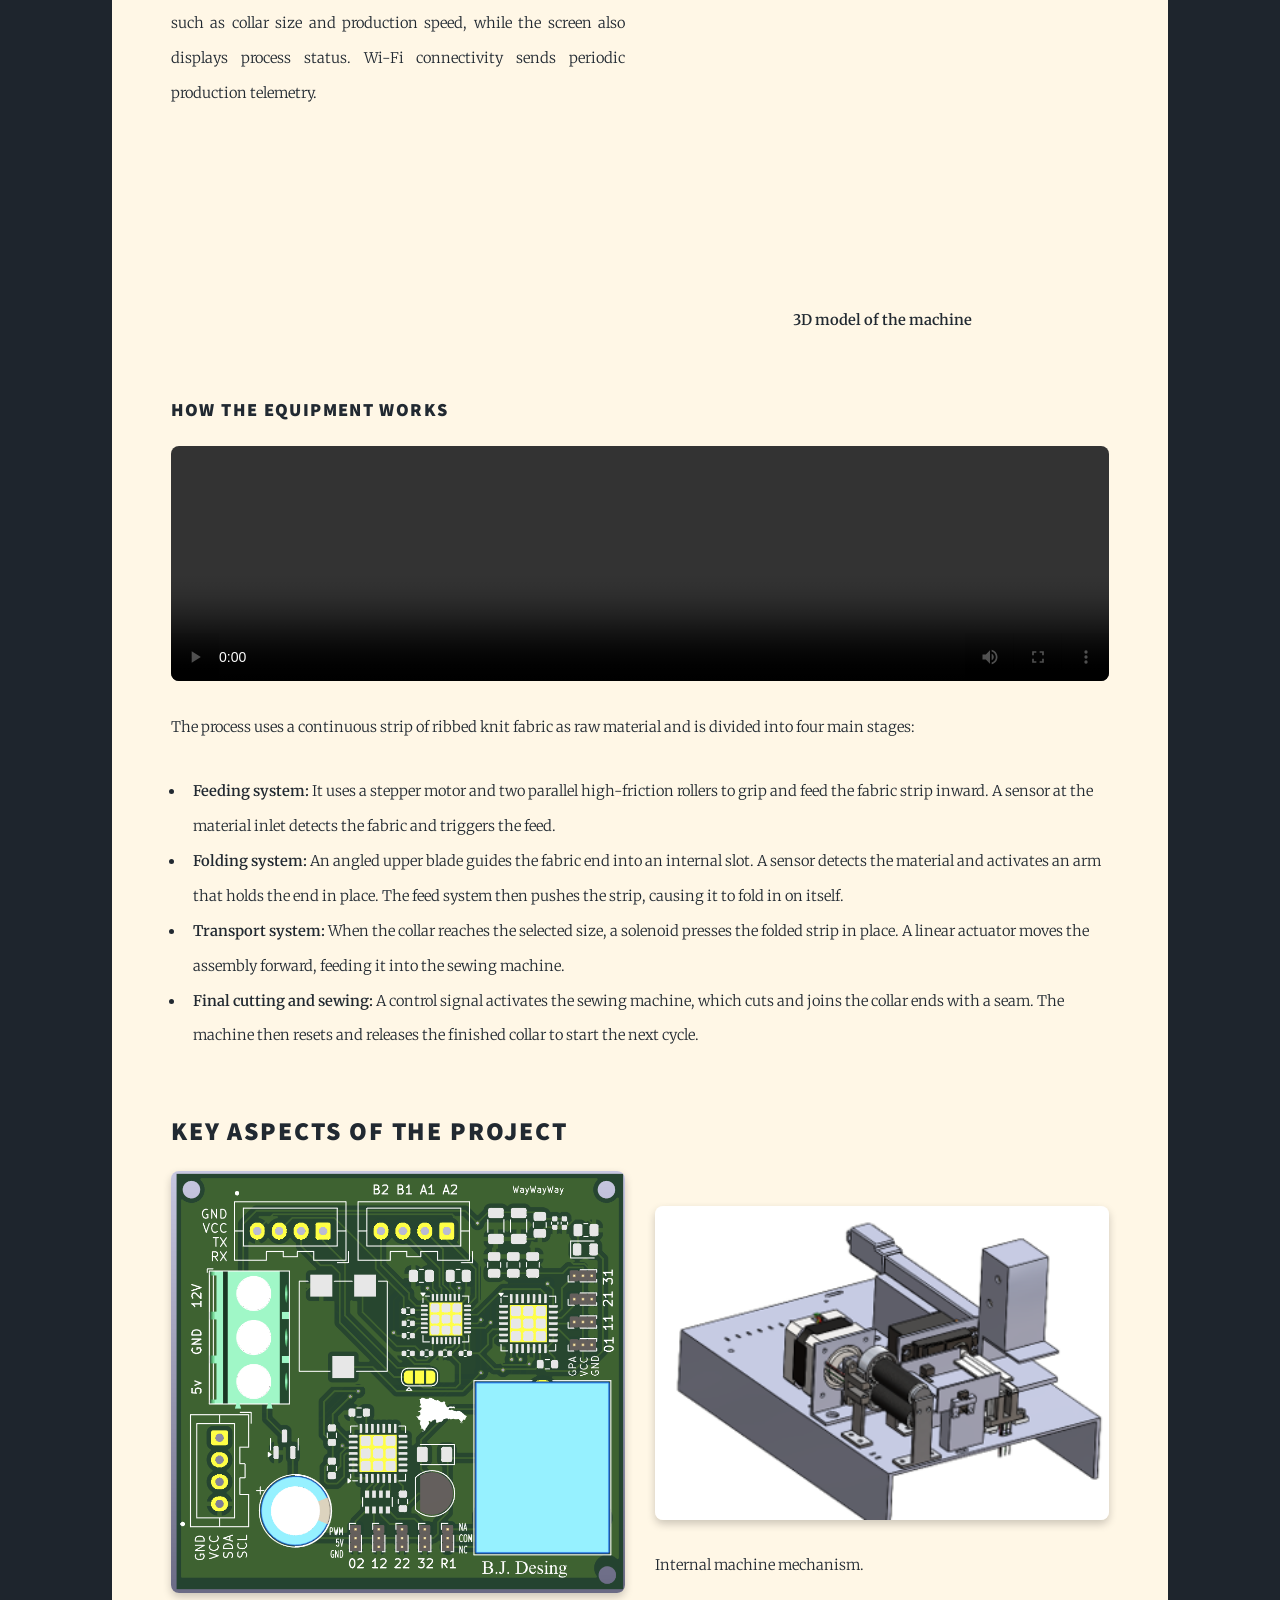
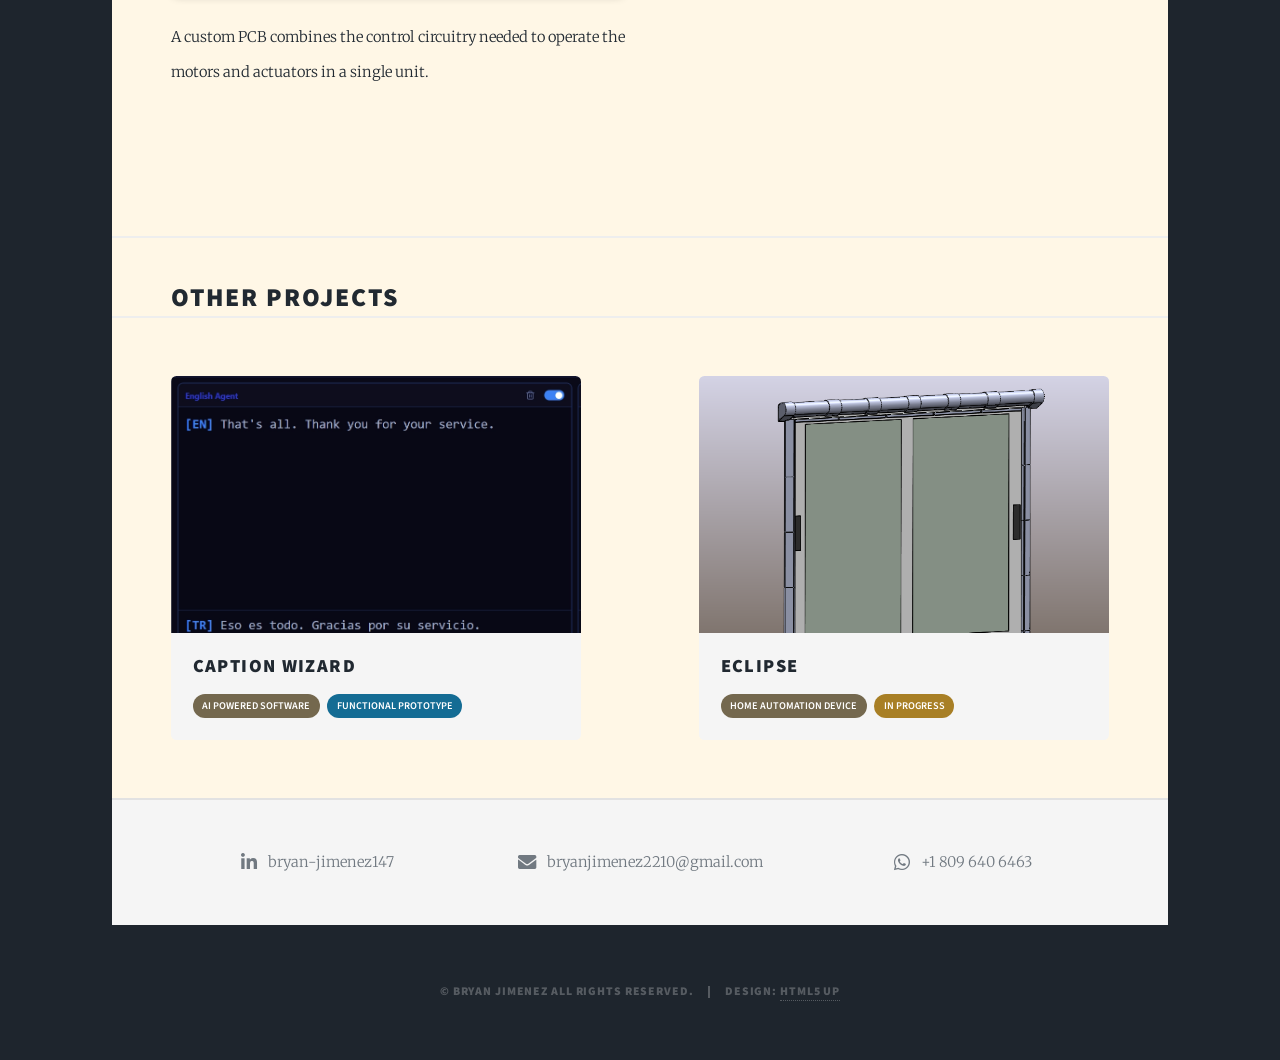
<file: collar-maker.html>
<!DOCTYPE HTML>
<!--
	Massively by HTML5 UP
	html5up.net | @ajlkn
	Free for personal and commercial use under the CCA 3.0 license (html5up.net/license)
-->
<html lang="en">
	<head>
        <title data-cm-title>Collar Maker Machine - Project Portfolio</title>
		<meta charset="utf-8" />
		<meta name="viewport" content="width=device-width, initial-scale=1, user-scalable=no" />
		<link rel="icon" type="image/svg+xml" href="images/favicon.svg">
		<link rel="stylesheet" href="assets/css/main.css" />
		<noscript><link rel="stylesheet" href="assets/css/noscript.css" /></noscript>
        <style>
            /* Estilos específicos para imitar el layout de Notion */
            .notion-header {
                border-bottom: 1px solid rgba(255, 255, 255, 0.1);
                padding-bottom: 1rem;
                margin-bottom: 1rem;
                margin-top: -1.5rem;
            }
            .notion-header p {
                margin-bottom: 0;
            }
            .notion-header h1 {
                font-size: 2.5rem;
                margin-bottom: 1rem;
                /*color de fuente*/
                color: #b69f89;
                -webkit-text-stroke: 3px #776550;
                paint-order: stroke fill;
            }
            .caption-cover {
                aspect-ratio: 5 / 1;
                margin: -8rem -8rem 0;
                max-height: 24rem;
                overflow: hidden;
            }
            .caption-cover img {
                display: block;
                height: 100%;
                object-fit: cover;
                width: 100%;
            }
            .notion-properties {
                display: grid;
                grid-template-columns: repeat(2, minmax(0, 1fr));
                gap: 1.25rem 2rem;
                margin-bottom: 2rem;
                color: #111;
            }
            .notion-properties h3 {
                color: #111;
                grid-column: 1 / -1;
                margin-bottom: 0;
            }
            .property-row {
                display: flex;
                align-items: flex-start;
                gap: 0.85rem;
                min-width: 0;
            }
            .property-icon {
                color: #555;
                flex: 0 0 1.25rem;
                margin-top: 0.2rem;
                text-align: center;
            }
            .property-copy {
                display: flex;
                flex-direction: column;
                gap: 0.35rem;
                min-width: 0;
            }
            .property-name {
                font-weight: 600;
                color: #444;
            }
            .property-value {
                color: #111;
            }
            .property-pills {
                display: flex;
                flex-wrap: wrap;
                gap: 0.4rem;
            }
            .property-pill {
                display: inline-block;
                padding: 0.2rem 0.65rem;
                border: 1px solid rgba(0, 0, 0, 0.14);
                border-radius: 999px;
                background-color: #f0eee8;
                color: #111;
                font-size: 0.85rem;
            }
            .video-container {
                aspect-ratio: 4 / 1;
                overflow: hidden;
                border-radius: 8px;
            }
            .video-container video {
                display: block;
                width: 100%;
                height: 100%;
                object-fit: contain;
            }
            .video-figure {
                margin: 0 0 2rem;
            }
            .video-figure figcaption {
                margin-top: 0.75rem;
                text-align: center;
                font-weight: 600;
            }
            .stage-flow {
                display: grid;
                grid-template-columns: minmax(0, 1fr) auto minmax(0, 1fr) auto minmax(0, 1fr);
                align-items: start;
                gap: 0.75rem;
            }
            .operating-stages {
                margin-bottom: 2rem;
            }
            .stage-item {
                min-width: 0;
            }
            .stage-button {
                width: 100%;
                min-height: 3rem;
                padding: 0.65rem 0.75rem;
                border: 1px solid rgba(0, 0, 0, 0.18);
                border-radius: 4px;
                background: #f0eee8;
                box-shadow: none;
                color: #111;
                cursor: pointer;
                font: inherit;
                font-weight: 600;
                line-height: 1.25;
                text-align: center;
                white-space: normal;
                transition: background-color 0.2s ease, border-color 0.2s ease;
            }
            .stage-button:hover,
            .stage-button[aria-expanded="true"] {
                background: #e3edf0;
                border-color: #527987;
            }
            .stage-button:focus-visible {
                outline: 2px solid #527987;
                outline-offset: 2px;
            }
            .stage-arrow {
                align-self: start;
                display: flex;
                align-items: center;
                justify-content: center;
                color: #527987;
                font-size: 1.25rem;
                height: 3rem;
                line-height: 1;
            }
            .stage-description {
                margin: 1.25rem 0 0;
                color: #333;
                font-size: 0.95rem;
                width: 100%;
            }
            .image.main.additional-features-image {
                margin-bottom: 1rem;
            }
            #main > .other-projects-heading {
                padding: 3rem 4rem 0;
            }
            #main > .other-projects-heading h2 {
                margin-bottom: 0;
            }
             .two-col-layout {
                display: flex;
                flex-wrap: wrap;
                gap: 2rem;
                margin-bottom: 2rem;
            }
            .col {
                flex: 1;
                min-width: 300px;
            }
            .image-box img {
                width: 100%;
                border-radius: 8px;
                box-shadow: 0 4px 8px rgba(0,0,0,0.2);
            }
            .feature-block {
                margin-bottom: 2rem;
            }
            .feature-block p {
                margin-top: 1rem;
            }
            @media screen and (max-width: 1280px) {
                .caption-cover {
                    margin: -6rem -4rem 0;
                }
            }
            @media screen and (max-width: 736px) {
                #main > .other-projects-heading {
                    padding: 2rem 2rem 0;
                }
                .notion-properties {
                    grid-template-columns: 1fr;
                }
                .stage-flow {
                    gap: 0.35rem;
                }
                .stage-button {
                    padding: 0.6rem 0.3rem;
                    font-size: 0.8rem;
                }
                .stage-arrow {
                    font-size: 1rem;
                }
                .caption-cover {
                    margin: -4rem -2rem 0;
                }
                .notion-header {
                    margin-top: -1.5rem;
                }
            }

           .sketchfab-embed-wrapper {
            position: relative;
            width: 100%;
            padding-bottom: 100%; 
            height: 0;
            overflow: hidden;
            border-radius: 8px;
            }

            .sketchfab-embed-wrapper iframe {
                position: absolute;
                top: 0;
                left: 0;
                width: 100%;
                height: 100%;
                border: 0;
            } 
        </style>
	</head>
	<body class="is-preload">

		<!-- Wrapper -->
			<div id="wrapper" class="fade-in">

				<!-- Header -->
					<div id="intro">
						<h1 data-i18n="siteTitle">Project Portfolio</h1>
						<p data-i18n="introTagline">Hardware meets software.</p>
					</div>

				<!-- Nav -->
					<nav id="nav">
						<ul class="links">
                            <li><a href="index.html" data-i18n="navHome">Home</a></li>
                            <li class="active"><a href="collar-maker.html" aria-current="page" data-cm-i18n="navCollarMaker">Collar Maker</a></li>
						</ul>
						<ul class="icons">
							<li><button type="button" class="language-toggle" id="languageToggle" aria-label="Switch to Spanish">Español</button></li>
						</ul>
					</nav>

				<!-- Main -->
					<div id="main">

						<!-- Post -->
							<section class="post">
                                <div class="caption-cover">
                                    <img src="images/cm01.png" alt="Collar Maker Machine" data-cm-i18n-alt="coverAlt" />
                                </div>
                                <div class="notion-header">
                                    <h1>Collar Maker Machine</h1>
                                    <p data-cm-i18n="projectSummary">A machine designed to automate the production of rib-knit T-shirt collars and operate alongside an overlock sewing machine.</p>
                                </div>

                                <div class="notion-properties">
                                    <h3 data-cm-i18n="projectProperties">Project Properties</h3>
                                    <div class="property-row">
                                        <span class="property-icon icon solid fa-calendar-alt" aria-hidden="true"></span>
                                        <div class="property-copy">
                                            <span class="property-name" data-cm-i18n="projectBeginning">Project beginning</span>
                                            <span class="property-value" data-cm-i18n="projectStartDate">11/06/2024</span>
                                        </div>
                                    </div>
                                    <div class="property-row">
                                        <span class="property-icon icon solid fa-brain" aria-hidden="true"></span>
                                        <div class="property-copy">
                                            <span class="property-name" data-cm-i18n="projectType">Type of project</span>
                                            <span class="property-value" data-cm-i18n="projectTypeValue">Industrial automation machine</span>
                                        </div>
                                    </div>
                                    <div class="property-row">
                                        <span class="property-icon icon solid fa-check-circle" aria-hidden="true"></span>
                                        <div class="property-copy">
                                            <span class="property-name" data-cm-i18n="projectState">Project state</span>
                                            <span class="property-pills"><span class="property-pill" data-cm-i18n="projectStatus">In progress</span></span>
                                        </div>
                                    </div>
                                     <div class="property-row">
                                        <span class="property-icon icon solid fa-laptop" aria-hidden="true"></span>
                                        <div class="property-copy">
                                            <span class="property-name" data-cm-i18n="platforms">Platforms</span>
                                            <span class="property-pills">
                                                <span class="property-pill">Bambu Studio</span>
                                                <span class="property-pill">Kicad</span>
                                                <span class="property-pill">SolidWorks</span>
                                                <span class="property-pill">vs code</span>
                                            </span>
                                        </div>
                                    </div>
                                    <div class="property-row">
                                        <span class="property-icon icon solid fa-cog" aria-hidden="true"></span>
                                        <div class="property-copy">
                                            <span class="property-name" data-cm-i18n="tools">Tools</span>
                                            <span class="property-pills">
                                                <span class="property-pill">3D Modelling</span>
                                                <span class="property-pill">3D Printing</span>
                                                <span class="property-pill">ESP-IDF</span>
                                                <span class="property-pill">PCB design</span>
                                            </span>
                                        </div>
                                    </div>
                                </div>


								<h3><br /><span data-cm-i18n="descriptionHeading">Description</span></h3>
                                <div class="two-col-layout">
                                    <div class="col">
                                        <p data-cm-i18n="descriptionIntro">This machine automates rib-knit collar production alongside an overlock sewing machine, replacing manual fabric handling with a continuous process that improves production speed and efficiency.</p>

                                        <p data-cm-i18n="descriptionDetails">A microcontroller controls the machine, which is operated through a built-in touchscreen. The operator can configure parameters such as collar size and production speed, while the screen also displays process status. Wi-Fi connectivity sends periodic production telemetry.</p>
                                    </div>
                                    <div class="col">
                                        <br />
                                        <figure class="video-figure">
                                            <div class="sketchfab-embed-wrapper">
                                                <iframe title="Maquina" frameborder="0" allowfullscreen mozallowfullscreen="true"
                                                    webkitallowfullscreen="true" allow="autoplay; fullscreen; xr-spatial-tracking" xr-spatial-tracking
                                                    execution-while-out-of-viewport execution-while-not-rendered web-share src="https://sketchfab.com/models/c85ccb6d13d845b4b7aa24109de8ae25/embed">
                                                </iframe>
                                            </div>
                                            <figcaption data-cm-i18n="model3dCaption">3D model of the machine</figcaption>
                                        </figure>
                                    </div>
                                </div>
                                
                                <h3><span data-cm-i18n="equipmentWorks">How the Equipment Works</span></h3>
                                <figure class="video-figure">
                                    <div class="video-container">
                                        <video controls>
                                            <source src="videos/cm_vid.mp4" type="video/mp4">
                                            <span data-cm-i18n="videoFallback">Your browser does not support the video tag.</span>
                                        </video>
                                    </div>
                                </figure>
                                <section class="operating-explanation" aria-labelledby="operating-explanation-title">
                                    <p id="operating-explanation-title" data-cm-i18n="operatingExplanationTitle">The process uses a continuous strip of ribbed knit fabric as raw material and is divided into four main stages:</p>
                                    <ul>
                                        <li><strong data-cm-i18n="feedingSystemTitle">Feeding system:</strong> <span data-cm-i18n="feedingSystem">It uses a stepper motor and two parallel high-friction rollers to grip and feed the fabric strip inward. A sensor at the material inlet detects the fabric and triggers the feed.</span></li>
                                        <li><strong data-cm-i18n="foldingSystemTitle">Folding system:</strong> <span data-cm-i18n="foldingSystem">An angled upper blade guides the fabric end into an internal slot. A sensor detects the material and activates an arm that holds the end in place. The feed system then pushes the strip, causing it to fold in on itself.</span></li>
                                        <li><strong data-cm-i18n="transportSystemTitle">Transport system:</strong> <span data-cm-i18n="transportSystem">When the collar reaches the selected size, a solenoid presses the folded strip in place. A linear actuator moves the assembly forward, feeding it into the sewing machine.</span></li>
                                        <li><strong data-cm-i18n="finalStageTitle">Final cutting and sewing:</strong> <span data-cm-i18n="finalStage">A control signal activates the sewing machine, which cuts and joins the collar ends with a seam. The machine then resets and releases the finished collar to start the next cycle.</span></li>
                                    </ul> 
                                </section>

                                <h2><br /><span data-cm-i18n="projectHighlights">Key Aspects of the Project</span></h2>
                                <div class="two-col-layout">
                                    <div class="col feature-block">
                                        <div class="image-box"><img src="images/cm02.png" alt="Custom control PCB" data-cm-i18n-alt="customPcbAlt" /></div>
                                        <p data-cm-i18n="pcbDescription">A custom PCB combines the control circuitry needed to operate the motors and actuators in a single unit.</p>
                                    </div>
                                    <div class="col feature-block">
                                        <br /><div class="image-box"><img src="images/cm03.png" alt="Internal machine mechanism" data-cm-i18n-alt="internalMechanismAlt" /></div>
                                        <p data-cm-i18n="mechanismDescription">Internal machine mechanism.</p>
                                    </div>
                                </div>
							</section>

                            <section class="post other-projects-heading">
                                <h2 data-cm-i18n="otherProjects">Other Projects</h2>
                            </section>
                            <section class="posts">
								<article>
									<a href="caption-wizard.html" class="project-card">
										<span class="image fit"><img src="images/ima01.jpg" alt="" /></span>
										<div class="project-card-content">
											<h2>Caption Wizard</h2> 
											<div class="project-labels">
												<span class="project-type" data-i18n="captioType">AI powered software</span>
												<span class="project-status" style="--project-status-color: #146c94;" data-i18n="functionalPrototype">Functional prototype</span>
											</div>
										</div>
									</a>
								</article>	
								<article>
									<a href="eclipse.html" class="project-card">
										<span class="image fit"><img src="images/ec02.png" alt="" style="object-position: top;" /></span>
										<div class="project-card-content">
											<h2 data-i18n="eclipseTitle">eclipse</h2>
											<div class="project-labels">
												<span class="project-type" data-i18n="eclipseType">Home automation device</span>
												<span class="project-status" style="--project-status-color: #a87f25;" data-i18n="inProgress">In progress</span>
											</div>
										</div>
									</a>
								</article>
                            </section>

					</div>

				<!-- Footer -->
					<footer id="footer" class="contact-footer">
						<section class="contact-links" aria-label="Contact links" data-i18n-aria-label="contactLinks">
							<a class="contact-link" href="#" target="_blank" rel="noopener noreferrer">
								<span class="icon brands fa-linkedin-in" aria-hidden="true"></span>
								<span>bryan-jimenez147</span>
							</a>
							<a class="contact-link" href="mailto:bryanjimenez2210@gmail.com">
								<span class="icon solid fa-envelope" aria-hidden="true"></span>
								<span>bryanjimenez2210@gmail.com</span>
							</a>
							<a class="contact-link" href="https://wa.me/18099640463" target="_blank" rel="noopener noreferrer">
								<span class="icon brands fa-whatsapp" aria-hidden="true"></span>
								<span>+1 809 640 6463</span>
							</a>
						</section>
					</footer>

				<!-- Copyright -->
					<div id="copyright">
						<ul><li>&copy; Bryan Jimenez <span data-i18n="rightsReserved">All rights reserved.</span></li><li><span data-i18n="designCredit">Design:</span> <a href="https://html5up.net">HTML5 UP</a></li></ul>
					</div>

			</div>

		<!-- Scripts -->
			<script src="assets/js/jquery.min.js"></script>
			<script src="assets/js/jquery.scrollex.min.js"></script>
			<script src="assets/js/jquery.scrolly.min.js"></script>
			<script src="assets/js/browser.min.js"></script>
			<script src="assets/js/breakpoints.min.js"></script>
			<script src="assets/js/util.js"></script>
			<script src="assets/js/main.js"></script>
			<script src="assets/js/language.js"></script>
            <script src="assets/js/collar-maker-language.js"></script>
            <script>
                (() => {
                    const stageButtons = document.querySelectorAll('.operating-stages .stage-button');

                    stageButtons.forEach((stageButton) => {
                        stageButton.addEventListener('click', () => {
                            const isExpanded = stageButton.getAttribute('aria-expanded') === 'true';

                            stageButtons.forEach((button) => {
                                const description = document.getElementById(button.getAttribute('aria-controls'));
                                const shouldExpand = button === stageButton && !isExpanded;

                                button.setAttribute('aria-expanded', String(shouldExpand));
                                description.hidden = !shouldExpand;
                            });
                        });
                    });
                })();
            </script>

	</body>
</html>
</file>
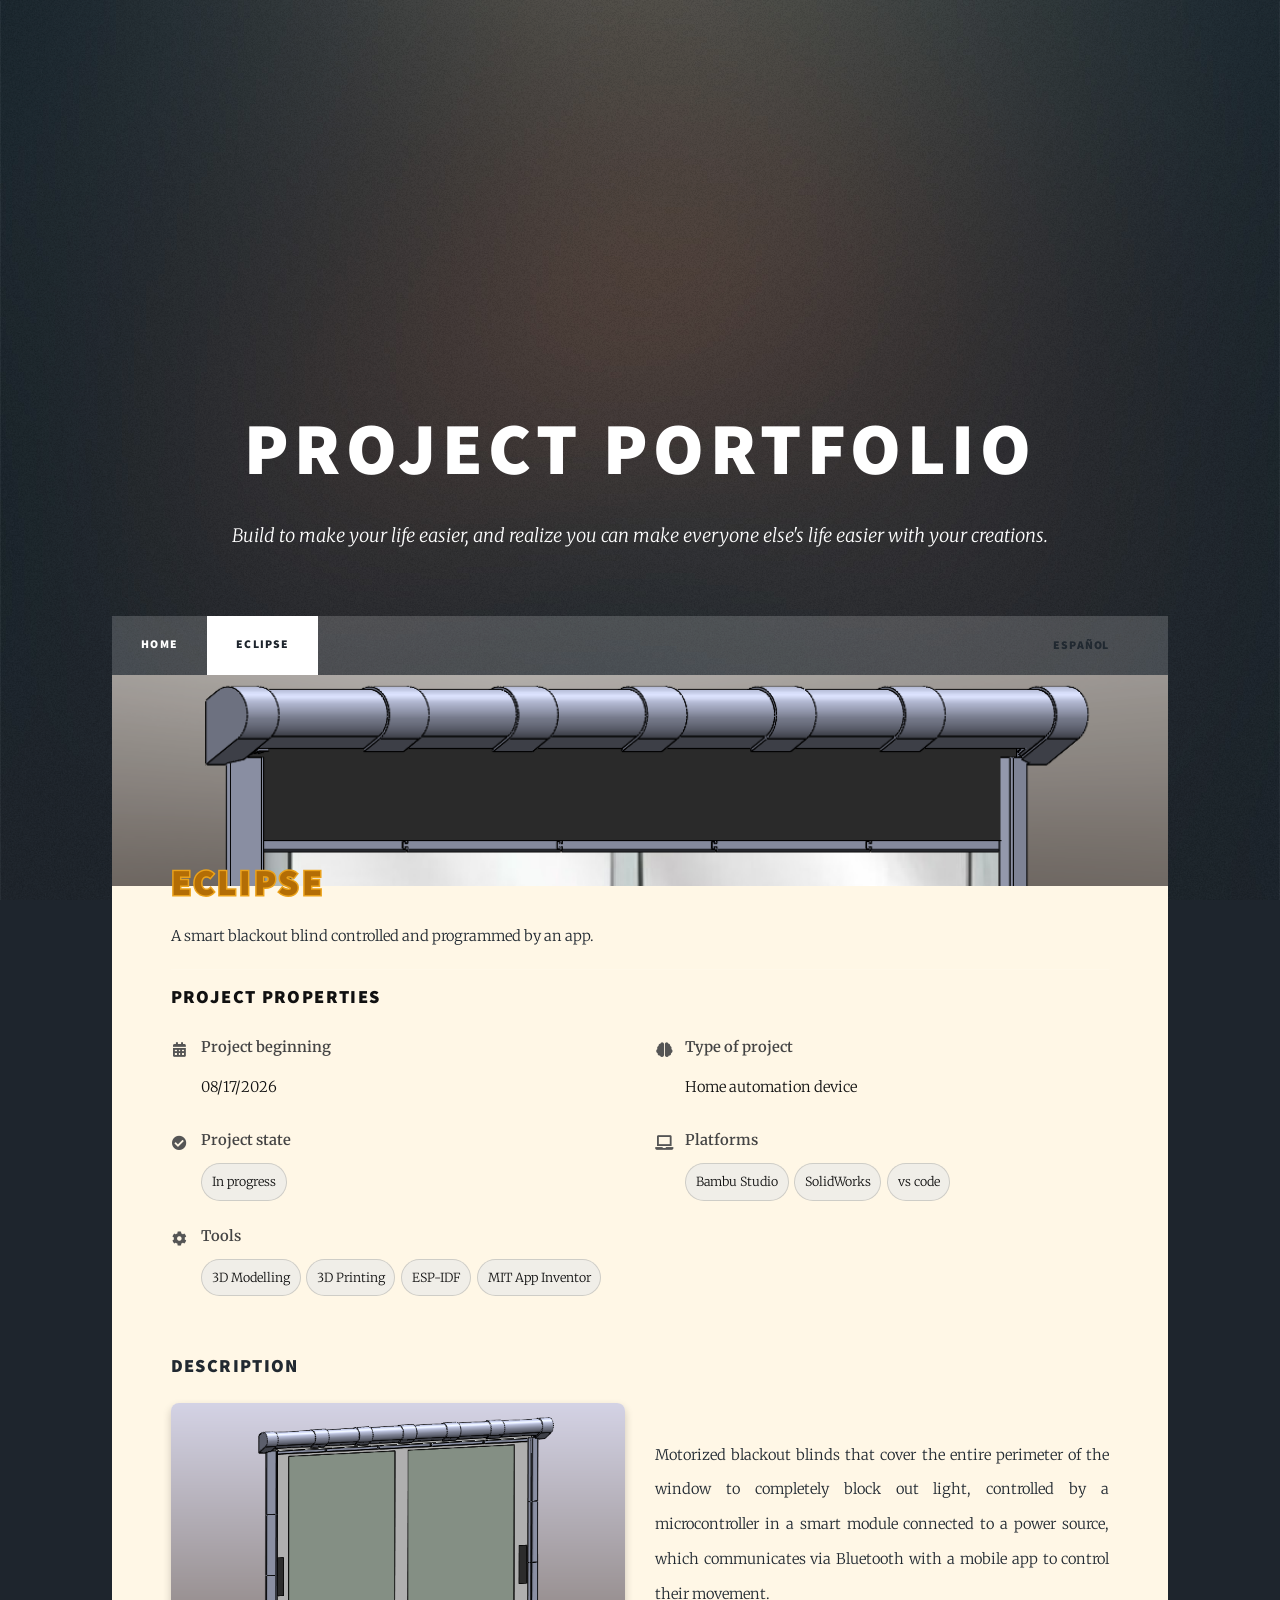
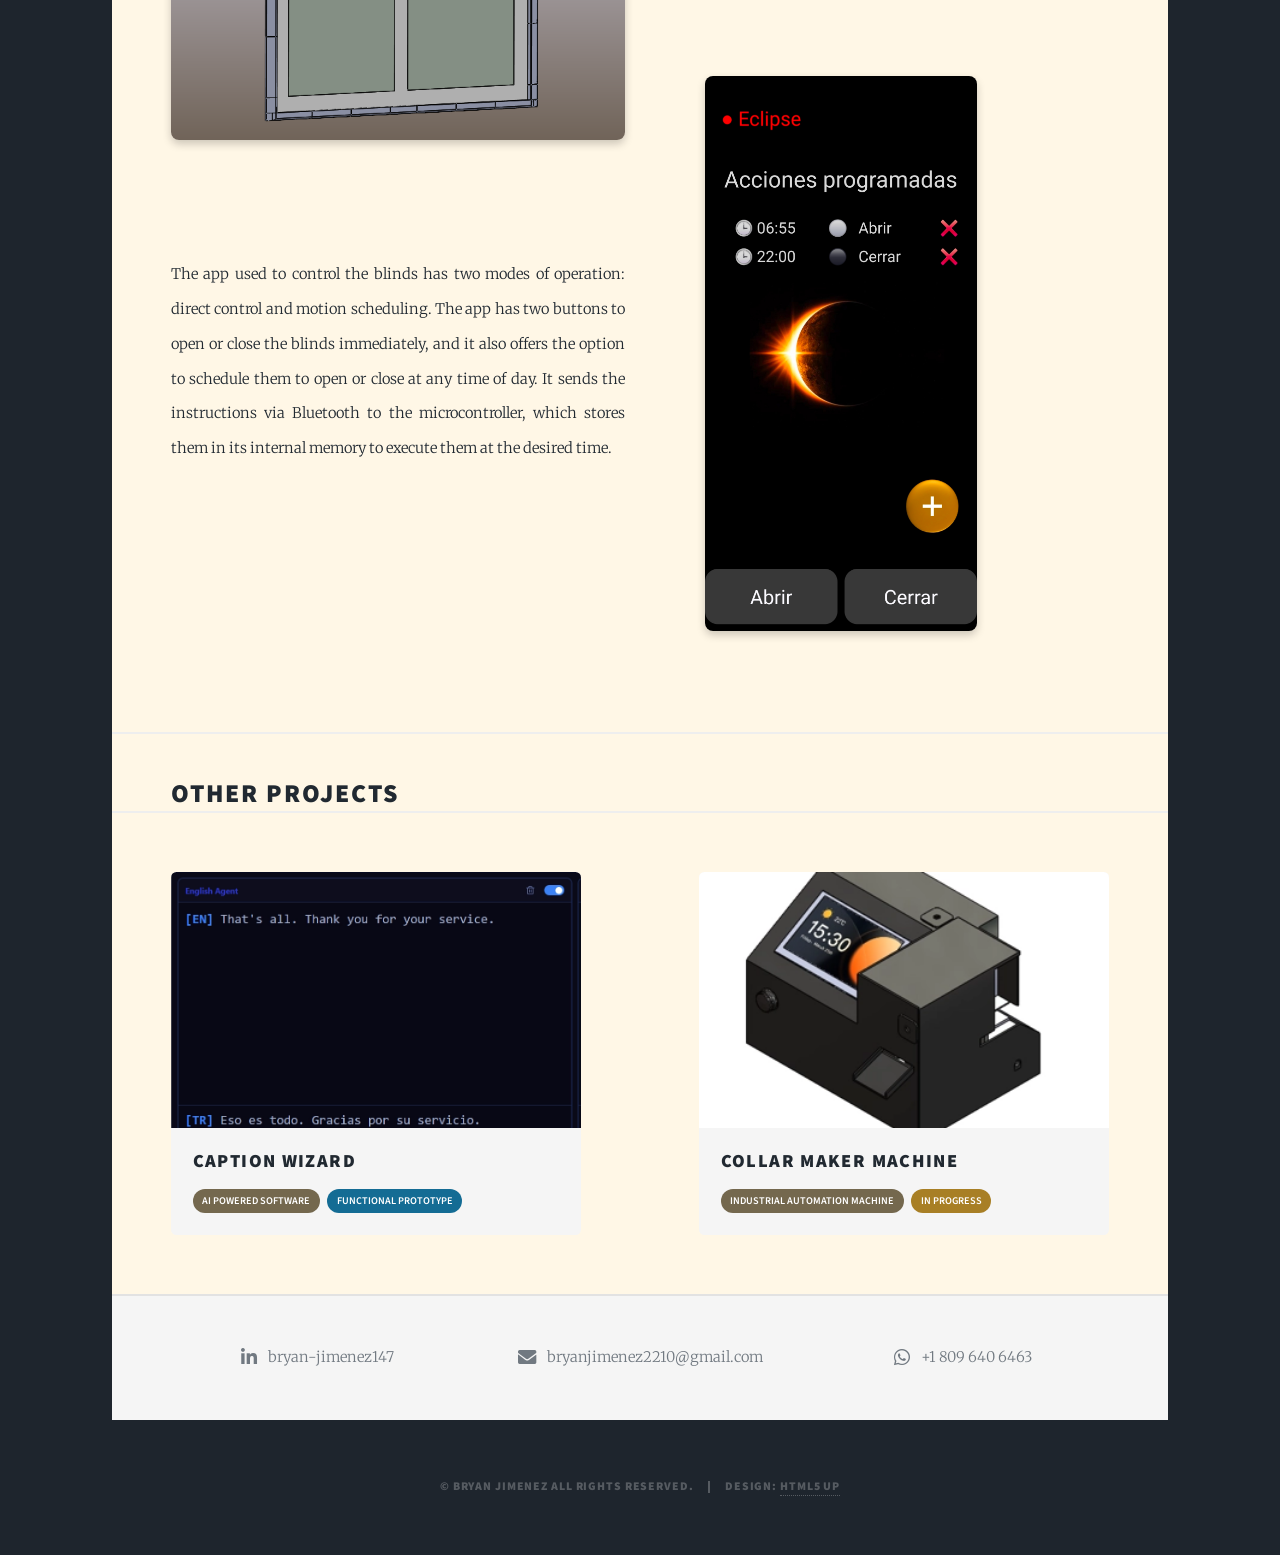
<file: eclipse.html>
<!DOCTYPE HTML>
<!--
	Massively by HTML5 UP
	html5up.net | @ajlkn
	Free for personal and commercial use under the CCA 3.0 license (html5up.net/license)
-->
<html lang="en">
	<head>
        <title data-cm-title>Eclipse - Project Portfolio</title>
		<meta charset="utf-8" />
		<meta name="viewport" content="width=device-width, initial-scale=1, user-scalable=no" />
		<link rel="icon" type="image/svg+xml" href="images/favicon.svg">
		<link rel="stylesheet" href="assets/css/main.css" />
		<noscript><link rel="stylesheet" href="assets/css/noscript.css" /></noscript>
        <style>
            /* Estilos específicos para imitar el layout de Notion */
            .notion-header {
                border-bottom: 1px solid rgba(255, 255, 255, 0.1);
                padding-bottom: 1rem;
                margin-bottom: 1rem;
                margin-top: -1.5rem;
            }
            .notion-header p {
                margin-bottom: 0;
            }
            .notion-header h1 {
                font-size: 2.5rem;
                margin-bottom: 1rem;
                /*color de fuente*/
                color: #b36d05;
                -webkit-text-stroke: 3px #eba21b;
                paint-order: stroke fill;
            }
            .caption-cover {
                aspect-ratio: 5 / 1;
                margin: -8rem -8rem 0;
                max-height: 24rem;
                overflow: hidden;
            }
            .caption-cover img {
                display: block;
                height: 100%;
                object-fit: cover;
                width: 100%;
            }
            .notion-properties {
                display: grid;
                grid-template-columns: repeat(2, minmax(0, 1fr));
                gap: 1.25rem 2rem;
                margin-bottom: 2rem;
                color: #111;
            }
            .notion-properties h3 {
                color: #111;
                grid-column: 1 / -1;
                margin-bottom: 0;
            }
            .property-row {
                display: flex;
                align-items: flex-start;
                gap: 0.85rem;
                min-width: 0;
            }
            .property-row-wide {
                grid-column: 1 / -1;
            }
            .property-icon {
                color: #555;
                flex: 0 0 1.25rem;
                margin-top: 0.2rem;
                text-align: center;
            }
            .property-copy {
                display: flex;
                flex-direction: column;
                gap: 0.35rem;
                min-width: 0;
            }
            .property-copy-inline {
                flex: 1;
            }
            .property-copy-inline .property-pills {
                width: 100%;
                min-width: 0;
            }
            .property-name {
                font-weight: 600;
                color: #444;
            }
            .property-value {
                color: #111;
            }
            .property-pills {
                display: flex;
                flex-wrap: wrap;
                gap: 0.4rem;
            }
            .property-pill {
                display: inline-block;
                padding: 0.2rem 0.65rem;
                border: 1px solid rgba(0, 0, 0, 0.14);
                border-radius: 999px;
                background-color: #f0eee8;
                color: #111;
                font-size: 0.85rem;
            }
            .video-container {
                aspect-ratio: 4 / 1;
                overflow: hidden;
                border-radius: 8px;
            }
            .video-container video {
                display: block;
                width: 100%;
                height: 100%;
                object-fit: contain;
            }
            .video-figure {
                margin: 0 0 2rem;
            }
            .video-figure figcaption {
                margin-top: 0.75rem;
                text-align: center;
                font-weight: 600;
            }
            .stage-flow {
                display: grid;
                grid-template-columns: minmax(0, 1fr) auto minmax(0, 1fr) auto minmax(0, 1fr);
                align-items: start;
                gap: 0.75rem;
            }
            .operating-stages {
                margin-bottom: 2rem;
            }
            .stage-item {
                min-width: 0;
            }
            .stage-button {
                width: 100%;
                min-height: 3rem;
                padding: 0.65rem 0.75rem;
                border: 1px solid rgba(0, 0, 0, 0.18);
                border-radius: 4px;
                background: #f0eee8;
                box-shadow: none;
                color: #111;
                cursor: pointer;
                font: inherit;
                font-weight: 600;
                line-height: 1.25;
                text-align: center;
                white-space: normal;
                transition: background-color 0.2s ease, border-color 0.2s ease;
            }
            .stage-button:hover,
            .stage-button[aria-expanded="true"] {
                background: #e3edf0;
                border-color: #527987;
            }
            .stage-button:focus-visible {
                outline: 2px solid #527987;
                outline-offset: 2px;
            }
            .stage-arrow {
                align-self: start;
                display: flex;
                align-items: center;
                justify-content: center;
                color: #527987;
                font-size: 1.25rem;
                height: 3rem;
                line-height: 1;
            }
            .stage-description {
                margin: 1.25rem 0 0;
                color: #333;
                font-size: 0.95rem;
                width: 100%;
            }
            .image.main.additional-features-image {
                margin-bottom: 1rem;
            }
            #main > .other-projects-heading {
                padding: 3rem 4rem 0;
            }
            #main > .other-projects-heading h2 {
                margin-bottom: 0;
            }
             .two-col-layout {
                display: flex;
                flex-wrap: wrap;
                gap: 2rem;
                margin-bottom: 2rem;
            }
            .col {
                flex: 1;
                min-width: 300px;
            }
            .image-box img {
                width: 100%;
                border-radius: 8px;
                box-shadow: 0 4px 8px rgba(0,0,0,0.2);
            }
            .feature-block {
                margin-bottom: 2rem;
            }
            .feature-block p {
                margin-top: 1rem;
            }
            @media screen and (max-width: 1280px) {
                .caption-cover {
                    margin: -6rem -4rem 0;
                }
            }
            @media screen and (max-width: 736px) {
                #main > .other-projects-heading {
                    padding: 2rem 2rem 0;
                }
                .notion-properties {
                    grid-template-columns: 1fr;
                }
                .stage-flow {
                    gap: 0.35rem;
                }
                .stage-button {
                    padding: 0.6rem 0.3rem;
                    font-size: 0.8rem;
                }
                .stage-arrow {
                    font-size: 1rem;
                }
                .caption-cover {
                    margin: -4rem -2rem 0;
                }
                .notion-header {
                    margin-top: -1.5rem;
                }
            }

           .sketchfab-embed-wrapper {
            position: relative;
            width: 100%;
            padding-bottom: 100%; 
            height: 0;
            overflow: hidden;
            border-radius: 8px;
            }

            .sketchfab-embed-wrapper iframe {
                position: absolute;
                top: 0;
                left: 0;
                width: 100%;
                height: 100%;
                border: 0;
            } 
        </style>
	</head>
	<body class="is-preload">

		<!-- Wrapper -->
			<div id="wrapper" class="fade-in">

				<!-- Header -->
					<div id="intro">
						<h1 data-i18n="siteTitle">Project Portfolio</h1>
						<p data-i18n="introTagline">Hardware meets software.</p>
					</div>

				<!-- Nav -->
					<nav id="nav">
						<ul class="links">
                            <li><a href="index.html" data-i18n="navHome">Home</a></li>
                            <li class="active"><a href="eclipse.html" aria-current="page" data-cm-i18n="navCollarMaker">Eclipse</a></li>
						</ul>
						<ul class="icons">
							<li><button type="button" class="language-toggle" id="languageToggle" aria-label="Switch to Spanish">Español</button></li>
						</ul>
					</nav>

				<!-- Main -->
					<div id="main">

						<!-- Post -->
							<section class="post">
                                <div class="caption-cover">
                                    <img src="images/ec01.png" alt="Eclipse" data-cm-i18n-alt="coverAlt" />
                                </div>
                                <div class="notion-header">
                                    <h1>Eclipse</h1>
                                    <p data-cm-i18n="projectSummary">A smart blackout blind controlled and programmed by an app.</p>
                                </div>

                                <div class="notion-properties">
                                    <h3 data-cm-i18n="projectProperties">Project Properties</h3>
                                    <div class="property-row">
                                        <span class="property-icon icon solid fa-calendar-alt" aria-hidden="true"></span>
                                        <div class="property-copy">
                                            <span class="property-name" data-cm-i18n="projectBeginning">Project beginning</span>
                                            <span class="property-value" data-cm-i18n="projectStartDate">17/08/2026</span>
                                        </div>
                                    </div>
                                    <div class="property-row">
                                        <span class="property-icon icon solid fa-brain" aria-hidden="true"></span>
                                        <div class="property-copy">
                                            <span class="property-name" data-cm-i18n="projectType">Type of project</span>
                                            <span class="property-value" data-cm-i18n="projectTypeValue">Home automation device</span>
                                        </div>
                                    </div>
                                    <div class="property-row">
                                        <span class="property-icon icon solid fa-check-circle" aria-hidden="true"></span>
                                        <div class="property-copy">
                                            <span class="property-name" data-cm-i18n="projectState">Project state</span>
                                            <span class="property-pills"><span class="property-pill" data-cm-i18n="projectStatus">In progress</span></span>
                                        </div>
                                    </div>
                                     <div class="property-row">
                                        <span class="property-icon icon solid fa-laptop" aria-hidden="true"></span>
                                        <div class="property-copy">
                                            <span class="property-name" data-cm-i18n="platforms">Platforms</span>
                                            <span class="property-pills">
                                                <span class="property-pill">Bambu Studio</span>
                                                <span class="property-pill">SolidWorks</span>
                                                <span class="property-pill">vs code</span>
                                            </span>
                                        </div>
                                    </div>
                                    <div class="property-row property-row-wide">
                                        <span class="property-icon icon solid fa-cog" aria-hidden="true"></span>
                                        <div class="property-copy property-copy-inline">
                                            <span class="property-name" data-cm-i18n="tools">Tools</span>
                                            <span class="property-pills">
                                                <span class="property-pill">3D Modelling</span>
                                                <span class="property-pill">3D Printing</span>
                                                <span class="property-pill">ESP-IDF</span>
                                                <span class="property-pill">MIT App Inventor</span>
                                            </span>
                                        </div>
                                    </div>
                                </div>


								<h3><br /><span data-cm-i18n="descriptionHeading">Description</span></h3>
                                <div class="two-col-layout">
                                    <div class="col">
                                        <div class="image-box"><img src="images/ec02.png" alt="Device model" data-cm-i18n-alt="DeviceModelAlt" /></div>
                                    </br ></br ></br ><p data-cm-i18n="descriptionDetail">The app used to control the blinds has two modes of operation: direct control and motion scheduling. The app has two buttons to open or close the blinds immediately, and it also offers the option to schedule them to open or close at any time of day. It sends the instructions via Bluetooth to the microcontroller, which stores them in its internal memory to execute them at the desired time.</p>
                                    </div>
                                    <div class="col">
                                    </br ><p data-cm-i18n="descriptionIntro">Motorized blackout blinds that cover the entire perimeter of the window to completely block out light, controlled by a microcontroller in a bain module connected to a power source, which communicates via Bluetooth with a mobile app to control their movement.</p>
                                        </br ><div class="image-box"><img src="images/ec03.jpg" alt="control app" data-cm-i18n-alt="controlAppAlt" style="position: relative; left: 50px; width: 60%; height: auto;" /></div>
                                    </div>
                                </div>
							</section>

                            <section class="post other-projects-heading">
                                <h2 data-cm-i18n="otherProjects">Other Projects</h2>
                            </section>
                            <section class="posts">
								<article>
									<a href="caption-wizard.html" class="project-card">
										<span class="image fit"><img src="images/ima01.jpg" alt="" /></span>
										<div class="project-card-content">
											<h2>Caption Wizard</h2> 
											<div class="project-labels">
												<span class="project-type" data-i18n="captioType">AI powered software</span>
												<span class="project-status" style="--project-status-color: #146c94;" data-i18n="functionalPrototype">Functional prototype</span>
											</div>
										</div>
									</a>
								</article>	
                                <article>
                                    <a href="collar-maker.html" class="project-card">
                                        <span class="image fit"><img src="images/ima02.jpg" alt="Collar maker machine" data-cw-i18n-alt="collarMakerAlt" /></span>
                                        <div class="project-card-content">
                                            <h2 data-i18n="collarMakerTitle">Collar maker machine</h2>
                                            <div class="project-labels">
                                                <span class="project-type" data-i18n="collarMakerType">Industrial Automation Machine</span>
                                                <span class="project-status" style="--project-status-color: #a87f25;" data-i18n="inProgress">In progress</span>
                                            </div>
                                        </div>
                                    </a>
                                </article>
                            </section>

					</div>

				<!-- Footer -->
					<footer id="footer" class="contact-footer">
						<section class="contact-links" aria-label="Contact links" data-i18n-aria-label="contactLinks">
							<a class="contact-link" href="#" target="_blank" rel="noopener noreferrer">
								<span class="icon brands fa-linkedin-in" aria-hidden="true"></span>
								<span>bryan-jimenez147</span>
							</a>
							<a class="contact-link" href="mailto:bryanjimenez2210@gmail.com">
								<span class="icon solid fa-envelope" aria-hidden="true"></span>
								<span>bryanjimenez2210@gmail.com</span>
							</a>
							<a class="contact-link" href="https://wa.me/18099640463" target="_blank" rel="noopener noreferrer">
								<span class="icon brands fa-whatsapp" aria-hidden="true"></span>
								<span>+1 809 640 6463</span>
							</a>
						</section>
					</footer>

				<!-- Copyright -->
					<div id="copyright">
						<ul><li>&copy; Bryan Jimenez <span data-i18n="rightsReserved">All rights reserved.</span></li><li><span data-i18n="designCredit">Design:</span> <a href="https://html5up.net">HTML5 UP</a></li></ul>
					</div>

			</div>

		<!-- Scripts -->
			<script src="assets/js/jquery.min.js"></script>
			<script src="assets/js/jquery.scrollex.min.js"></script>
			<script src="assets/js/jquery.scrolly.min.js"></script>
			<script src="assets/js/browser.min.js"></script>
			<script src="assets/js/breakpoints.min.js"></script>
			<script src="assets/js/util.js"></script>
			<script src="assets/js/main.js"></script>
			<script src="assets/js/language.js"></script>
            <script src="assets/js/eclipse-language.js"></script>
            <script>
                (() => {
                    const stageButtons = document.querySelectorAll('.operating-stages .stage-button');

                    stageButtons.forEach((stageButton) => {
                        stageButton.addEventListener('click', () => {
                            const isExpanded = stageButton.getAttribute('aria-expanded') === 'true';

                            stageButtons.forEach((button) => {
                                const description = document.getElementById(button.getAttribute('aria-controls'));
                                const shouldExpand = button === stageButton && !isExpanded;

                                button.setAttribute('aria-expanded', String(shouldExpand));
                                description.hidden = !shouldExpand;
                            });
                        });
                    });
                })();
            </script>

	</body>
</html>
</file>
<file: assets/css/main.css>
@import url(fontawesome-all.min.css);
@import url("https://fonts.googleapis.com/css?family=Merriweather:300,700,300italic,700italic|Source+Sans+Pro:900");

/*
	Massively by HTML5 UP
	html5up.net | @ajlkn
	Free for personal and commercial use under the CCA 3.0 license (html5up.net/license)
*/

html, body, div, span, applet, object,
iframe, h1, h2, h3, h4, h5, h6, p, blockquote,
pre, a, abbr, acronym, address, big, cite,
code, del, dfn, em, img, ins, kbd, q, s, samp,
small, strike, strong, sub, sup, tt, var, b,
u, i, center, dl, dt, dd, ol, ul, li, fieldset,
form, label, legend, table, caption, tbody,
tfoot, thead, tr, th, td, article, aside,
canvas, details, embed, figure, figcaption,
footer, header, hgroup, menu, nav, output, ruby,
section, summary, time, mark, audio, video {
	margin: 0;
	padding: 0;
	border: 0;
	font-size: 100%;
	font: inherit;
	vertical-align: baseline;}

article, aside, details, figcaption, figure,
footer, header, hgroup, menu, nav, section {
	display: block;}

body {
	line-height: 1;
}

ol, ul {
	list-style: none;
}

blockquote, q {
	quotes: none;
}

	blockquote:before, blockquote:after, q:before, q:after {
		content: '';
		content: none;
	}

table {
	border-collapse: collapse;
	border-spacing: 0;
}

body {
	-webkit-text-size-adjust: none;
}

mark {
	background-color: transparent;
	color: inherit;
}

input::-moz-focus-inner {
	border: 0;
	padding: 0;
}

input, select, textarea {
	-moz-appearance: none;
	-webkit-appearance: none;
	-ms-appearance: none;
	appearance: none;
}

/* Basic */

	@-ms-viewport {
		width: device-width;
	}

	body {
		-ms-overflow-style: scrollbar;
	}

	@media screen and (max-width: 480px) {

		html, body {
			min-width: 320px;
		}

	}

.form-submit-row {
	align-items: center;
	display: flex;
	gap: 1rem;
}

	.form-submit-row ul.actions {
		flex-shrink: 0;
		margin-bottom: 0;
	}

	.form-status {
		border-radius: 5px;
		font-weight: bold;
		min-width: 0;
		padding: 10px;
	}

@media screen and (max-width: 480px) {
	.form-submit-row {
		align-items: stretch;
		flex-direction: column;
		gap: 0.75rem;
	}
}

	html {
		box-sizing: border-box;
	}

	*, *:before, *:after {
		box-sizing: inherit;
	}

	body {
		background-color: #1e252d;
	}

		body.is-preload *, body.is-preload *:before, body.is-preload *:after {
			-moz-animation: none !important;
			-webkit-animation: none !important;
			-ms-animation: none !important;
			animation: none !important;
			-moz-transition: none !important;
			-webkit-transition: none !important;
			-ms-transition: none !important;
			transition: none !important;
		}

/* Type */

	html {
		font-size: 16pt;
	}

		@media screen and (max-width: 1680px) {

			html {
				font-size: 12pt;
			}

		}

		@media screen and (max-width: 1280px) {

			html {
				font-size: 11pt;
			}

		}

		@media screen and (max-width: 360px) {

			html {
				font-size: 10pt;
			}

		}

	body {
		color: #212931;
	}

	body, input, select, textarea {
		font-family: "Merriweather", Georgia, serif;
		font-weight: 300;
		font-size: 1rem;
		line-height: 2.375;
	}

	a {
		-moz-transition: color 0.2s ease-in-out, background-color 0.2s ease-in-out, border-color 0.2s ease-in-out, box-shadow 0.2s ease-in-out;
		-webkit-transition: color 0.2s ease-in-out, background-color 0.2s ease-in-out, border-color 0.2s ease-in-out, box-shadow 0.2s ease-in-out;
		-ms-transition: color 0.2s ease-in-out, background-color 0.2s ease-in-out, border-color 0.2s ease-in-out, box-shadow 0.2s ease-in-out;
		transition: color 0.2s ease-in-out, background-color 0.2s ease-in-out, border-color 0.2s ease-in-out, box-shadow 0.2s ease-in-out;
		border-bottom: dotted 1px;
		text-decoration: none;
	}

		a:hover {
			border-bottom-color: transparent;
		}

	strong, b {
		font-weight: 600;
	}

	em, i {
		font-style: italic;
	}

	p {
		text-align: justify;
		margin: 0 0 2rem 0;
	}

	h1, h2, h3, h4, h5, h6 {
		font-family: "Source Sans Pro", Helvetica, sans-serif;
		font-weight: 900;
		line-height: 1.5;
		letter-spacing: 0.075em;
		text-transform: uppercase;
		margin: 0 0 1rem 0;
	}

		h1 a, h2 a, h3 a, h4 a, h5 a, h6 a {
			border-bottom: 0;
			color: inherit;
			text-decoration: none;
		}

	h1 {
		font-size: 4rem;
		line-height: 1.1;
		margin: 0 0 2rem 0;
	}

	h2 {
		font-size: 1.75rem;
		line-height: 1.3;
		margin: 0 0 1.5rem 0;
	}

	h3 {
		font-size: 1.25rem;
		margin: 0 0 1.5rem 0;
	}

	h4 {
		font-size: 1rem;
	}

	h5 {
		font-size: 0.9rem;
	}

	h6 {
		font-size: 0.8rem;
	}

	sub {
		font-size: 0.8rem;
		position: relative;
		top: 0.5rem;
	}

	sup {
		font-size: 0.8rem;
		position: relative;
		top: -0.5rem;
	}

	blockquote {
		border-left: solid 4px;
		font-style: italic;
		margin: 0 0 2rem 0;
		padding: 0.5rem 0 0.5rem 2rem;
	}

	code {
		border: solid 2px;
		font-family: "Courier New", monospace;
		font-size: 0.9rem;
		margin: 0 0.25rem;
		padding: 0.25rem 0.65rem;
	}

	pre {
		-webkit-overflow-scrolling: touch;
		font-family: "Courier New", monospace;
		font-size: 0.9rem;
		margin: 0 0 2rem 0;
	}

		pre code {
			display: block;
			line-height: 1.75;
			padding: 1rem 1.5rem;
			overflow-x: auto;
		}

	hr {
		border: 0;
		border-bottom: solid 2px;
		margin: 3rem 0;
	}

		hr.major {
			margin: 5rem 0;
		}

	.align-left {
		text-align: left;
	}

	.align-center {
		text-align: center;
	}

	.align-right {
		text-align: right;
	}

	input, select, textarea {
		color: #212931;
	}

	a {
		color: #212931;
		border-bottom-color: rgba(33, 41, 49, 0.5);
	}

		a:hover {
			border-bottom-color: transparent;
			color: #18bfef !important;
		}

	strong, b {
		color: #212931;
	}

	h1, h2, h3, h4, h5, h6 {
		color: #212931;
	}

	blockquote {
		border-left-color: #eeeeee;
	}

	code {
		background: rgba(220, 220, 220, 0.25);
		border-color: #eeeeee;
	}

	hr {
		border-bottom-color: #eeeeee;
	}

/* Row */

	.row {
		display: flex;
		flex-wrap: wrap;
		box-sizing: border-box;
		align-items: stretch;
	}

		.row > * {
			box-sizing: border-box;
		}

		.row.gtr-uniform > * > :last-child {
			margin-bottom: 0;
		}

		.row.aln-left {
			justify-content: flex-start;
		}

		.row.aln-center {
			justify-content: center;
		}

		.row.aln-right {
			justify-content: flex-end;
		}

		.row.aln-top {
			align-items: flex-start;
		}

		.row.aln-middle {
			align-items: center;
		}

		.row.aln-bottom {
			align-items: flex-end;
		}

		.row > .imp {
			order: -1;
		}

		.row > .col-1 {
			width: 8.33333%;
		}

		.row > .off-1 {
			margin-left: 8.33333%;
		}

		.row > .col-2 {
			width: 16.66667%;
		}

		.row > .off-2 {
			margin-left: 16.66667%;
		}

		.row > .col-3 {
			width: 25%;
		}

		.row > .off-3 {
			margin-left: 25%;
		}

		.row > .col-4 {
			width: 33.33333%;
		}

		.row > .off-4 {
			margin-left: 33.33333%;
		}

		.row > .col-5 {
			width: 41.66667%;
		}

		.row > .off-5 {
			margin-left: 41.66667%;
		}

		.row > .col-6 {
			width: 50%;
		}

		.row > .off-6 {
			margin-left: 50%;
		}

		.row > .col-7 {
			width: 58.33333%;
		}

		.row > .off-7 {
			margin-left: 58.33333%;
		}

		.row > .col-8 {
			width: 66.66667%;
		}

		.row > .off-8 {
			margin-left: 66.66667%;
		}

		.row > .col-9 {
			width: 75%;
		}

		.row > .off-9 {
			margin-left: 75%;
		}

		.row > .col-10 {
			width: 83.33333%;
		}

		.row > .off-10 {
			margin-left: 83.33333%;
		}

		.row > .col-11 {
			width: 91.66667%;
		}

		.row > .off-11 {
			margin-left: 91.66667%;
		}

		.row > .col-12 {
			width: 100%;
		}

		.row > .off-12 {
			margin-left: 100%;
		}

		.row.gtr-0 {
			margin-top: 0;
			margin-left: 0rem;
		}

			.row.gtr-0 > * {
				padding: 0 0 0 0rem;
			}

			.row.gtr-0.gtr-uniform {
				margin-top: 0rem;
			}

				.row.gtr-0.gtr-uniform > * {
					padding-top: 0rem;
				}

		.row.gtr-25 {
			margin-top: 0;
			margin-left: -0.375rem;
		}

			.row.gtr-25 > * {
				padding: 0 0 0 0.375rem;
			}

			.row.gtr-25.gtr-uniform {
				margin-top: -0.375rem;
			}

				.row.gtr-25.gtr-uniform > * {
					padding-top: 0.375rem;
				}

		.row.gtr-50 {
			margin-top: 0;
			margin-left: -0.75rem;
		}

			.row.gtr-50 > * {
				padding: 0 0 0 0.75rem;
			}

			.row.gtr-50.gtr-uniform {
				margin-top: -0.75rem;
			}

				.row.gtr-50.gtr-uniform > * {
					padding-top: 0.75rem;
				}

		.row {
			margin-top: 0;
			margin-left: -1.5rem;
		}

			.row > * {
				padding: 0 0 0 1.5rem;
			}

			.row.gtr-uniform {
				margin-top: -1.5rem;
			}

				.row.gtr-uniform > * {
					padding-top: 1.5rem;
				}

		.row.gtr-150 {
			margin-top: 0;
			margin-left: -2.25rem;
		}

			.row.gtr-150 > * {
				padding: 0 0 0 2.25rem;
			}

			.row.gtr-150.gtr-uniform {
				margin-top: -2.25rem;
			}

				.row.gtr-150.gtr-uniform > * {
					padding-top: 2.25rem;
				}

		.row.gtr-200 {
			margin-top: 0;
			margin-left: -3rem;
		}

			.row.gtr-200 > * {
				padding: 0 0 0 3rem;
			}

			.row.gtr-200.gtr-uniform {
				margin-top: -3rem;
			}

				.row.gtr-200.gtr-uniform > * {
					padding-top: 3rem;
				}

		@media screen and (max-width: 1680px) {

			.row {
				display: flex;
				flex-wrap: wrap;
				box-sizing: border-box;
				align-items: stretch;
			}

				.row > * {
					box-sizing: border-box;
				}

				.row.gtr-uniform > * > :last-child {
					margin-bottom: 0;
				}

				.row.aln-left {
					justify-content: flex-start;
				}

				.row.aln-center {
					justify-content: center;
				}

				.row.aln-right {
					justify-content: flex-end;
				}

				.row.aln-top {
					align-items: flex-start;
				}

				.row.aln-middle {
					align-items: center;
				}

				.row.aln-bottom {
					align-items: flex-end;
				}

				.row > .imp-xlarge {
					order: -1;
				}

				.row > .col-1-xlarge {
					width: 8.33333%;
				}

				.row > .off-1-xlarge {
					margin-left: 8.33333%;
				}

				.row > .col-2-xlarge {
					width: 16.66667%;
				}

				.row > .off-2-xlarge {
					margin-left: 16.66667%;
				}

				.row > .col-3-xlarge {
					width: 25%;
				}

				.row > .off-3-xlarge {
					margin-left: 25%;
				}

				.row > .col-4-xlarge {
					width: 33.33333%;
				}

				.row > .off-4-xlarge {
					margin-left: 33.33333%;
				}

				.row > .col-5-xlarge {
					width: 41.66667%;
				}

				.row > .off-5-xlarge {
					margin-left: 41.66667%;
				}

				.row > .col-6-xlarge {
					width: 50%;
				}

				.row > .off-6-xlarge {
					margin-left: 50%;
				}

				.row > .col-7-xlarge {
					width: 58.33333%;
				}

				.row > .off-7-xlarge {
					margin-left: 58.33333%;
				}

				.row > .col-8-xlarge {
					width: 66.66667%;
				}

				.row > .off-8-xlarge {
					margin-left: 66.66667%;
				}

				.row > .col-9-xlarge {
					width: 75%;
				}

				.row > .off-9-xlarge {
					margin-left: 75%;
				}

				.row > .col-10-xlarge {
					width: 83.33333%;
				}

				.row > .off-10-xlarge {
					margin-left: 83.33333%;
				}

				.row > .col-11-xlarge {
					width: 91.66667%;
				}

				.row > .off-11-xlarge {
					margin-left: 91.66667%;
				}

				.row > .col-12-xlarge {
					width: 100%;
				}

				.row > .off-12-xlarge {
					margin-left: 100%;
				}

				.row.gtr-0 {
					margin-top: 0;
					margin-left: 0rem;
				}

					.row.gtr-0 > * {
						padding: 0 0 0 0rem;
					}

					.row.gtr-0.gtr-uniform {
						margin-top: 0rem;
					}

						.row.gtr-0.gtr-uniform > * {
							padding-top: 0rem;
						}

				.row.gtr-25 {
					margin-top: 0;
					margin-left: -0.375rem;
				}

					.row.gtr-25 > * {
						padding: 0 0 0 0.375rem;
					}

					.row.gtr-25.gtr-uniform {
						margin-top: -0.375rem;
					}

						.row.gtr-25.gtr-uniform > * {
							padding-top: 0.375rem;
						}

				.row.gtr-50 {
					margin-top: 0;
					margin-left: -0.75rem;
				}

					.row.gtr-50 > * {
						padding: 0 0 0 0.75rem;
					}

					.row.gtr-50.gtr-uniform {
						margin-top: -0.75rem;
					}

						.row.gtr-50.gtr-uniform > * {
							padding-top: 0.75rem;
						}

				.row {
					margin-top: 0;
					margin-left: -1.5rem;
				}

					.row > * {
						padding: 0 0 0 1.5rem;
					}

					.row.gtr-uniform {
						margin-top: -1.5rem;
					}

						.row.gtr-uniform > * {
							padding-top: 1.5rem;
						}

				.row.gtr-150 {
					margin-top: 0;
					margin-left: -2.25rem;
				}

					.row.gtr-150 > * {
						padding: 0 0 0 2.25rem;
					}

					.row.gtr-150.gtr-uniform {
						margin-top: -2.25rem;
					}

						.row.gtr-150.gtr-uniform > * {
							padding-top: 2.25rem;
						}

				.row.gtr-200 {
					margin-top: 0;
					margin-left: -3rem;
				}

					.row.gtr-200 > * {
						padding: 0 0 0 3rem;
					}

					.row.gtr-200.gtr-uniform {
						margin-top: -3rem;
					}

						.row.gtr-200.gtr-uniform > * {
							padding-top: 3rem;
						}

		}

		@media screen and (max-width: 1280px) {

			.row {
				display: flex;
				flex-wrap: wrap;
				box-sizing: border-box;
				align-items: stretch;
			}

				.row > * {
					box-sizing: border-box;
				}

				.row.gtr-uniform > * > :last-child {
					margin-bottom: 0;
				}

				.row.aln-left {
					justify-content: flex-start;
				}

				.row.aln-center {
					justify-content: center;
				}

				.row.aln-right {
					justify-content: flex-end;
				}

				.row.aln-top {
					align-items: flex-start;
				}

				.row.aln-middle {
					align-items: center;
				}

				.row.aln-bottom {
					align-items: flex-end;
				}

				.row > .imp-large {
					order: -1;
				}

				.row > .col-1-large {
					width: 8.33333%;
				}

				.row > .off-1-large {
					margin-left: 8.33333%;
				}

				.row > .col-2-large {
					width: 16.66667%;
				}

				.row > .off-2-large {
					margin-left: 16.66667%;
				}

				.row > .col-3-large {
					width: 25%;
				}

				.row > .off-3-large {
					margin-left: 25%;
				}

				.row > .col-4-large {
					width: 33.33333%;
				}

				.row > .off-4-large {
					margin-left: 33.33333%;
				}

				.row > .col-5-large {
					width: 41.66667%;
				}

				.row > .off-5-large {
					margin-left: 41.66667%;
				}

				.row > .col-6-large {
					width: 50%;
				}

				.row > .off-6-large {
					margin-left: 50%;
				}

				.row > .col-7-large {
					width: 58.33333%;
				}

				.row > .off-7-large {
					margin-left: 58.33333%;
				}

				.row > .col-8-large {
					width: 66.66667%;
				}

				.row > .off-8-large {
					margin-left: 66.66667%;
				}

				.row > .col-9-large {
					width: 75%;
				}

				.row > .off-9-large {
					margin-left: 75%;
				}

				.row > .col-10-large {
					width: 83.33333%;
				}

				.row > .off-10-large {
					margin-left: 83.33333%;
				}

				.row > .col-11-large {
					width: 91.66667%;
				}

				.row > .off-11-large {
					margin-left: 91.66667%;
				}

				.row > .col-12-large {
					width: 100%;
				}

				.row > .off-12-large {
					margin-left: 100%;
				}

				.row.gtr-0 {
					margin-top: 0;
					margin-left: 0rem;
				}

					.row.gtr-0 > * {
						padding: 0 0 0 0rem;
					}

					.row.gtr-0.gtr-uniform {
						margin-top: 0rem;
					}

						.row.gtr-0.gtr-uniform > * {
							padding-top: 0rem;
						}

				.row.gtr-25 {
					margin-top: 0;
					margin-left: -0.375rem;
				}

					.row.gtr-25 > * {
						padding: 0 0 0 0.375rem;
					}

					.row.gtr-25.gtr-uniform {
						margin-top: -0.375rem;
					}

						.row.gtr-25.gtr-uniform > * {
							padding-top: 0.375rem;
						}

				.row.gtr-50 {
					margin-top: 0;
					margin-left: -0.75rem;
				}

					.row.gtr-50 > * {
						padding: 0 0 0 0.75rem;
					}

					.row.gtr-50.gtr-uniform {
						margin-top: -0.75rem;
					}

						.row.gtr-50.gtr-uniform > * {
							padding-top: 0.75rem;
						}

				.row {
					margin-top: 0;
					margin-left: -1.5rem;
				}

					.row > * {
						padding: 0 0 0 1.5rem;
					}

					.row.gtr-uniform {
						margin-top: -1.5rem;
					}

						.row.gtr-uniform > * {
							padding-top: 1.5rem;
						}

				.row.gtr-150 {
					margin-top: 0;
					margin-left: -2.25rem;
				}

					.row.gtr-150 > * {
						padding: 0 0 0 2.25rem;
					}

					.row.gtr-150.gtr-uniform {
						margin-top: -2.25rem;
					}

						.row.gtr-150.gtr-uniform > * {
							padding-top: 2.25rem;
						}

				.row.gtr-200 {
					margin-top: 0;
					margin-left: -3rem;
				}

					.row.gtr-200 > * {
						padding: 0 0 0 3rem;
					}

					.row.gtr-200.gtr-uniform {
						margin-top: -3rem;
					}

						.row.gtr-200.gtr-uniform > * {
							padding-top: 3rem;
						}

		}

		@media screen and (max-width: 980px) {

			.row {
				display: flex;
				flex-wrap: wrap;
				box-sizing: border-box;
				align-items: stretch;
			}

				.row > * {
					box-sizing: border-box;
				}

				.row.gtr-uniform > * > :last-child {
					margin-bottom: 0;
				}

				.row.aln-left {
					justify-content: flex-start;
				}

				.row.aln-center {
					justify-content: center;
				}

				.row.aln-right {
					justify-content: flex-end;
				}

				.row.aln-top {
					align-items: flex-start;
				}

				.row.aln-middle {
					align-items: center;
				}

				.row.aln-bottom {
					align-items: flex-end;
				}

				.row > .imp-medium {
					order: -1;
				}

				.row > .col-1-medium {
					width: 8.33333%;
				}

				.row > .off-1-medium {
					margin-left: 8.33333%;
				}

				.row > .col-2-medium {
					width: 16.66667%;
				}

				.row > .off-2-medium {
					margin-left: 16.66667%;
				}

				.row > .col-3-medium {
					width: 25%;
				}

				.row > .off-3-medium {
					margin-left: 25%;
				}

				.row > .col-4-medium {
					width: 33.33333%;
				}

				.row > .off-4-medium {
					margin-left: 33.33333%;
				}

				.row > .col-5-medium {
					width: 41.66667%;
				}

				.row > .off-5-medium {
					margin-left: 41.66667%;
				}

				.row > .col-6-medium {
					width: 50%;
				}

				.row > .off-6-medium {
					margin-left: 50%;
				}

				.row > .col-7-medium {
					width: 58.33333%;
				}

				.row > .off-7-medium {
					margin-left: 58.33333%;
				}

				.row > .col-8-medium {
					width: 66.66667%;
				}

				.row > .off-8-medium {
					margin-left: 66.66667%;
				}

				.row > .col-9-medium {
					width: 75%;
				}

				.row > .off-9-medium {
					margin-left: 75%;
				}

				.row > .col-10-medium {
					width: 83.33333%;
				}

				.row > .off-10-medium {
					margin-left: 83.33333%;
				}

				.row > .col-11-medium {
					width: 91.66667%;
				}

				.row > .off-11-medium {
					margin-left: 91.66667%;
				}

				.row > .col-12-medium {
					width: 100%;
				}

				.row > .off-12-medium {
					margin-left: 100%;
				}

				.row.gtr-0 {
					margin-top: 0;
					margin-left: 0rem;
				}

					.row.gtr-0 > * {
						padding: 0 0 0 0rem;
					}

					.row.gtr-0.gtr-uniform {
						margin-top: 0rem;
					}

						.row.gtr-0.gtr-uniform > * {
							padding-top: 0rem;
						}

				.row.gtr-25 {
					margin-top: 0;
					margin-left: -0.375rem;
				}

					.row.gtr-25 > * {
						padding: 0 0 0 0.375rem;
					}

					.row.gtr-25.gtr-uniform {
						margin-top: -0.375rem;
					}

						.row.gtr-25.gtr-uniform > * {
							padding-top: 0.375rem;
						}

				.row.gtr-50 {
					margin-top: 0;
					margin-left: -0.75rem;
				}

					.row.gtr-50 > * {
						padding: 0 0 0 0.75rem;
					}

					.row.gtr-50.gtr-uniform {
						margin-top: -0.75rem;
					}

						.row.gtr-50.gtr-uniform > * {
							padding-top: 0.75rem;
						}

				.row {
					margin-top: 0;
					margin-left: -1.5rem;
				}

					.row > * {
						padding: 0 0 0 1.5rem;
					}

					.row.gtr-uniform {
						margin-top: -1.5rem;
					}

						.row.gtr-uniform > * {
							padding-top: 1.5rem;
						}

				.row.gtr-150 {
					margin-top: 0;
					margin-left: -2.25rem;
				}

					.row.gtr-150 > * {
						padding: 0 0 0 2.25rem;
					}

					.row.gtr-150.gtr-uniform {
						margin-top: -2.25rem;
					}

						.row.gtr-150.gtr-uniform > * {
							padding-top: 2.25rem;
						}

				.row.gtr-200 {
					margin-top: 0;
					margin-left: -3rem;
				}

					.row.gtr-200 > * {
						padding: 0 0 0 3rem;
					}

					.row.gtr-200.gtr-uniform {
						margin-top: -3rem;
					}

						.row.gtr-200.gtr-uniform > * {
							padding-top: 3rem;
						}

		}

		@media screen and (max-width: 736px) {

			.row {
				display: flex;
				flex-wrap: wrap;
				box-sizing: border-box;
				align-items: stretch;
			}

				.row > * {
					box-sizing: border-box;
				}

				.row.gtr-uniform > * > :last-child {
					margin-bottom: 0;
				}

				.row.aln-left {
					justify-content: flex-start;
				}

				.row.aln-center {
					justify-content: center;
				}

				.row.aln-right {
					justify-content: flex-end;
				}

				.row.aln-top {
					align-items: flex-start;
				}

				.row.aln-middle {
					align-items: center;
				}

				.row.aln-bottom {
					align-items: flex-end;
				}

				.row > .imp-small {
					order: -1;
				}

				.row > .col-1-small {
					width: 8.33333%;
				}

				.row > .off-1-small {
					margin-left: 8.33333%;
				}

				.row > .col-2-small {
					width: 16.66667%;
				}

				.row > .off-2-small {
					margin-left: 16.66667%;
				}

				.row > .col-3-small {
					width: 25%;
				}

				.row > .off-3-small {
					margin-left: 25%;
				}

				.row > .col-4-small {
					width: 33.33333%;
				}

				.row > .off-4-small {
					margin-left: 33.33333%;
				}

				.row > .col-5-small {
					width: 41.66667%;
				}

				.row > .off-5-small {
					margin-left: 41.66667%;
				}

				.row > .col-6-small {
					width: 50%;
				}

				.row > .off-6-small {
					margin-left: 50%;
				}

				.row > .col-7-small {
					width: 58.33333%;
				}

				.row > .off-7-small {
					margin-left: 58.33333%;
				}

				.row > .col-8-small {
					width: 66.66667%;
				}

				.row > .off-8-small {
					margin-left: 66.66667%;
				}

				.row > .col-9-small {
					width: 75%;
				}

				.row > .off-9-small {
					margin-left: 75%;
				}

				.row > .col-10-small {
					width: 83.33333%;
				}

				.row > .off-10-small {
					margin-left: 83.33333%;
				}

				.row > .col-11-small {
					width: 91.66667%;
				}

				.row > .off-11-small {
					margin-left: 91.66667%;
				}

				.row > .col-12-small {
					width: 100%;
				}

				.row > .off-12-small {
					margin-left: 100%;
				}

				.row.gtr-0 {
					margin-top: 0;
					margin-left: 0rem;
				}

					.row.gtr-0 > * {
						padding: 0 0 0 0rem;
					}

					.row.gtr-0.gtr-uniform {
						margin-top: 0rem;
					}

						.row.gtr-0.gtr-uniform > * {
							padding-top: 0rem;
						}

				.row.gtr-25 {
					margin-top: 0;
					margin-left: -0.375rem;
				}

					.row.gtr-25 > * {
						padding: 0 0 0 0.375rem;
					}

					.row.gtr-25.gtr-uniform {
						margin-top: -0.375rem;
					}

						.row.gtr-25.gtr-uniform > * {
							padding-top: 0.375rem;
						}

				.row.gtr-50 {
					margin-top: 0;
					margin-left: -0.75rem;
				}

					.row.gtr-50 > * {
						padding: 0 0 0 0.75rem;
					}

					.row.gtr-50.gtr-uniform {
						margin-top: -0.75rem;
					}

						.row.gtr-50.gtr-uniform > * {
							padding-top: 0.75rem;
						}

				.row {
					margin-top: 0;
					margin-left: -1.5rem;
				}

					.row > * {
						padding: 0 0 0 1.5rem;
					}

					.row.gtr-uniform {
						margin-top: -1.5rem;
					}

						.row.gtr-uniform > * {
							padding-top: 1.5rem;
						}

				.row.gtr-150 {
					margin-top: 0;
					margin-left: -2.25rem;
				}

					.row.gtr-150 > * {
						padding: 0 0 0 2.25rem;
					}

					.row.gtr-150.gtr-uniform {
						margin-top: -2.25rem;
					}

						.row.gtr-150.gtr-uniform > * {
							padding-top: 2.25rem;
						}

				.row.gtr-200 {
					margin-top: 0;
					margin-left: -3rem;
				}

					.row.gtr-200 > * {
						padding: 0 0 0 3rem;
					}

					.row.gtr-200.gtr-uniform {
						margin-top: -3rem;
					}

						.row.gtr-200.gtr-uniform > * {
							padding-top: 3rem;
						}

		}

		@media screen and (max-width: 480px) {

			.row {
				display: flex;
				flex-wrap: wrap;
				box-sizing: border-box;
				align-items: stretch;
			}

				.row > * {
					box-sizing: border-box;
				}

				.row.gtr-uniform > * > :last-child {
					margin-bottom: 0;
				}

				.row.aln-left {
					justify-content: flex-start;
				}

				.row.aln-center {
					justify-content: center;
				}

				.row.aln-right {
					justify-content: flex-end;
				}

				.row.aln-top {
					align-items: flex-start;
				}

				.row.aln-middle {
					align-items: center;
				}

				.row.aln-bottom {
					align-items: flex-end;
				}

				.row > .imp-xsmall {
					order: -1;
				}

				.row > .col-1-xsmall {
					width: 8.33333%;
				}

				.row > .off-1-xsmall {
					margin-left: 8.33333%;
				}

				.row > .col-2-xsmall {
					width: 16.66667%;
				}

				.row > .off-2-xsmall {
					margin-left: 16.66667%;
				}

				.row > .col-3-xsmall {
					width: 25%;
				}

				.row > .off-3-xsmall {
					margin-left: 25%;
				}

				.row > .col-4-xsmall {
					width: 33.33333%;
				}

				.row > .off-4-xsmall {
					margin-left: 33.33333%;
				}

				.row > .col-5-xsmall {
					width: 41.66667%;
				}

				.row > .off-5-xsmall {
					margin-left: 41.66667%;
				}

				.row > .col-6-xsmall {
					width: 50%;
				}

				.row > .off-6-xsmall {
					margin-left: 50%;
				}

				.row > .col-7-xsmall {
					width: 58.33333%;
				}

				.row > .off-7-xsmall {
					margin-left: 58.33333%;
				}

				.row > .col-8-xsmall {
					width: 66.66667%;
				}

				.row > .off-8-xsmall {
					margin-left: 66.66667%;
				}

				.row > .col-9-xsmall {
					width: 75%;
				}

				.row > .off-9-xsmall {
					margin-left: 75%;
				}

				.row > .col-10-xsmall {
					width: 83.33333%;
				}

				.row > .off-10-xsmall {
					margin-left: 83.33333%;
				}

				.row > .col-11-xsmall {
					width: 91.66667%;
				}

				.row > .off-11-xsmall {
					margin-left: 91.66667%;
				}

				.row > .col-12-xsmall {
					width: 100%;
				}

				.row > .off-12-xsmall {
					margin-left: 100%;
				}

				.row.gtr-0 {
					margin-top: 0;
					margin-left: 0rem;
				}

					.row.gtr-0 > * {
						padding: 0 0 0 0rem;
					}

					.row.gtr-0.gtr-uniform {
						margin-top: 0rem;
					}

						.row.gtr-0.gtr-uniform > * {
							padding-top: 0rem;
						}

				.row.gtr-25 {
					margin-top: 0;
					margin-left: -0.375rem;
				}

					.row.gtr-25 > * {
						padding: 0 0 0 0.375rem;
					}

					.row.gtr-25.gtr-uniform {
						margin-top: -0.375rem;
					}

						.row.gtr-25.gtr-uniform > * {
							padding-top: 0.375rem;
						}

				.row.gtr-50 {
					margin-top: 0;
					margin-left: -0.75rem;
				}

					.row.gtr-50 > * {
						padding: 0 0 0 0.75rem;
					}

					.row.gtr-50.gtr-uniform {
						margin-top: -0.75rem;
					}

						.row.gtr-50.gtr-uniform > * {
							padding-top: 0.75rem;
						}

				.row {
					margin-top: 0;
					margin-left: -1.5rem;
				}

					.row > * {
						padding: 0 0 0 1.5rem;
					}

					.row.gtr-uniform {
						margin-top: -1.5rem;
					}

						.row.gtr-uniform > * {
							padding-top: 1.5rem;
						}

				.row.gtr-150 {
					margin-top: 0;
					margin-left: -2.25rem;
				}

					.row.gtr-150 > * {
						padding: 0 0 0 2.25rem;
					}

					.row.gtr-150.gtr-uniform {
						margin-top: -2.25rem;
					}

						.row.gtr-150.gtr-uniform > * {
							padding-top: 2.25rem;
						}

				.row.gtr-200 {
					margin-top: 0;
					margin-left: -3rem;
				}

					.row.gtr-200 > * {
						padding: 0 0 0 3rem;
					}

					.row.gtr-200.gtr-uniform {
						margin-top: -3rem;
					}

						.row.gtr-200.gtr-uniform > * {
							padding-top: 3rem;
						}

		}

		@media screen and (max-width: 360px) {

			.row {
				display: flex;
				flex-wrap: wrap;
				box-sizing: border-box;
				align-items: stretch;
			}

				.row > * {
					box-sizing: border-box;
				}

				.row.gtr-uniform > * > :last-child {
					margin-bottom: 0;
				}

				.row.aln-left {
					justify-content: flex-start;
				}

				.row.aln-center {
					justify-content: center;
				}

				.row.aln-right {
					justify-content: flex-end;
				}

				.row.aln-top {
					align-items: flex-start;
				}

				.row.aln-middle {
					align-items: center;
				}

				.row.aln-bottom {
					align-items: flex-end;
				}

				.row > .imp-xxsmall {
					order: -1;
				}

				.row > .col-1-xxsmall {
					width: 8.33333%;
				}

				.row > .off-1-xxsmall {
					margin-left: 8.33333%;
				}

				.row > .col-2-xxsmall {
					width: 16.66667%;
				}

				.row > .off-2-xxsmall {
					margin-left: 16.66667%;
				}

				.row > .col-3-xxsmall {
					width: 25%;
				}

				.row > .off-3-xxsmall {
					margin-left: 25%;
				}

				.row > .col-4-xxsmall {
					width: 33.33333%;
				}

				.row > .off-4-xxsmall {
					margin-left: 33.33333%;
				}

				.row > .col-5-xxsmall {
					width: 41.66667%;
				}

				.row > .off-5-xxsmall {
					margin-left: 41.66667%;
				}

				.row > .col-6-xxsmall {
					width: 50%;
				}

				.row > .off-6-xxsmall {
					margin-left: 50%;
				}

				.row > .col-7-xxsmall {
					width: 58.33333%;
				}

				.row > .off-7-xxsmall {
					margin-left: 58.33333%;
				}

				.row > .col-8-xxsmall {
					width: 66.66667%;
				}

				.row > .off-8-xxsmall {
					margin-left: 66.66667%;
				}

				.row > .col-9-xxsmall {
					width: 75%;
				}

				.row > .off-9-xxsmall {
					margin-left: 75%;
				}

				.row > .col-10-xxsmall {
					width: 83.33333%;
				}

				.row > .off-10-xxsmall {
					margin-left: 83.33333%;
				}

				.row > .col-11-xxsmall {
					width: 91.66667%;
				}

				.row > .off-11-xxsmall {
					margin-left: 91.66667%;
				}

				.row > .col-12-xxsmall {
					width: 100%;
				}

				.row > .off-12-xxsmall {
					margin-left: 100%;
				}

				.row.gtr-0 {
					margin-top: 0;
					margin-left: 0rem;
				}

					.row.gtr-0 > * {
						padding: 0 0 0 0rem;
					}

					.row.gtr-0.gtr-uniform {
						margin-top: 0rem;
					}

						.row.gtr-0.gtr-uniform > * {
							padding-top: 0rem;
						}

				.row.gtr-25 {
					margin-top: 0;
					margin-left: -0.375rem;
				}

					.row.gtr-25 > * {
						padding: 0 0 0 0.375rem;
					}

					.row.gtr-25.gtr-uniform {
						margin-top: -0.375rem;
					}

						.row.gtr-25.gtr-uniform > * {
							padding-top: 0.375rem;
						}

				.row.gtr-50 {
					margin-top: 0;
					margin-left: -0.75rem;
				}

					.row.gtr-50 > * {
						padding: 0 0 0 0.75rem;
					}

					.row.gtr-50.gtr-uniform {
						margin-top: -0.75rem;
					}

						.row.gtr-50.gtr-uniform > * {
							padding-top: 0.75rem;
						}

				.row {
					margin-top: 0;
					margin-left: -1.5rem;
				}

					.row > * {
						padding: 0 0 0 1.5rem;
					}

					.row.gtr-uniform {
						margin-top: -1.5rem;
					}

						.row.gtr-uniform > * {
							padding-top: 1.5rem;
						}

				.row.gtr-150 {
					margin-top: 0;
					margin-left: -2.25rem;
				}

					.row.gtr-150 > * {
						padding: 0 0 0 2.25rem;
					}

					.row.gtr-150.gtr-uniform {
						margin-top: -2.25rem;
					}

						.row.gtr-150.gtr-uniform > * {
							padding-top: 2.25rem;
						}

				.row.gtr-200 {
					margin-top: 0;
					margin-left: -3rem;
				}

					.row.gtr-200 > * {
						padding: 0 0 0 3rem;
					}

					.row.gtr-200.gtr-uniform {
						margin-top: -3rem;
					}

						.row.gtr-200.gtr-uniform > * {
							padding-top: 3rem;
						}

		}

/* Box */

	.box {
		border: solid 2px;
		margin-bottom: 2rem;
		padding: 1.5rem;
	}

		.box > :last-child,
		.box > :last-child > :last-child,
		.box > :last-child > :last-child > :last-child {
			margin-bottom: 0;
		}

		.box.alt {
			border: 0;
			border-radius: 0;
			padding: 0;
		}

	.box {
		border-color: #eeeeee;
	}

/* Button */

	input[type="submit"],
	input[type="reset"],
	input[type="button"],
	button,
	.button {
		-moz-appearance: none;
		-webkit-appearance: none;
		-ms-appearance: none;
		appearance: none;
		-moz-transition: background-color 0.2s ease-in-out, box-shadow 0.2s ease-in-out, color 0.2s ease-in-out;
		-webkit-transition: background-color 0.2s ease-in-out, box-shadow 0.2s ease-in-out, color 0.2s ease-in-out;
		-ms-transition: background-color 0.2s ease-in-out, box-shadow 0.2s ease-in-out, color 0.2s ease-in-out;
		transition: background-color 0.2s ease-in-out, box-shadow 0.2s ease-in-out, color 0.2s ease-in-out;
		border: 0;
		border-radius: 0;
		cursor: pointer;
		display: inline-block;
		font-family: "Source Sans Pro", Helvetica, sans-serif;
		font-size: 0.8rem;
		font-weight: 900;
		letter-spacing: 0.075em;
		height: 3rem;
		line-height: 3rem;
		padding: 0 2rem;
		text-align: center;
		text-decoration: none;
		text-transform: uppercase;
		white-space: nowrap;
	}

		input[type="submit"].icon:before,
		input[type="reset"].icon:before,
		input[type="button"].icon:before,
		button.icon:before,
		.button.icon:before {
			margin-right: 0.5rem;
		}

		input[type="submit"].icon.solo,
		input[type="reset"].icon.solo,
		input[type="button"].icon.solo,
		button.icon.solo,
		.button.icon.solo {
			position: relative;
			width: 4rem;
			height: 4rem;
			line-height: 4rem;
			border-radius: 4rem;
			text-indent: 4rem;
			overflow: hidden;
			padding: 0;
			white-space: nowrap;
		}

			input[type="submit"].icon.solo:before,
			input[type="reset"].icon.solo:before,
			input[type="button"].icon.solo:before,
			button.icon.solo:before,
			.button.icon.solo:before {
				position: absolute;
				display: block;
				top: 0;
				left: 0;
				width: inherit;
				height: inherit;
				line-height: inherit;
				font-size: 1.25rem;
				margin-right: 0;
				text-align: center;
				text-indent: 0;
			}

		input[type="submit"].fit,
		input[type="reset"].fit,
		input[type="button"].fit,
		button.fit,
		.button.fit {
			width: 100%;
		}

		input[type="submit"].small,
		input[type="reset"].small,
		input[type="button"].small,
		button.small,
		.button.small {
			font-size: 0.7rem;
			height: 2.5rem;
			line-height: 2.5rem;
			padding: 0 1.5rem;
		}

		input[type="submit"].large,
		input[type="reset"].large,
		input[type="button"].large,
		button.large,
		.button.large {
			font-size: 0.9rem;
			height: 3.5rem;
			line-height: 3.5rem;
			padding: 0 2.75rem;
		}

		@media screen and (max-width: 980px) {

			input[type="submit"],
			input[type="reset"],
			input[type="button"],
			button,
			.button {
				font-size: 0.9rem;
				height: 3.25rem;
				line-height: 3.25rem;
			}

				input[type="submit"].large,
				input[type="reset"].large,
				input[type="button"].large,
				button.large,
				.button.large {
					font-size: 1rem;
					height: 3.75rem;
					line-height: 3.75rem;
				}

		}

		input[type="submit"].disabled, input[type="submit"]:disabled,
		input[type="reset"].disabled,
		input[type="reset"]:disabled,
		input[type="button"].disabled,
		input[type="button"]:disabled,
		button.disabled,
		button:disabled,
		.button.disabled,
		.button:disabled {
			pointer-events: none;
			opacity: 0.25;
		}

	input[type="submit"],
	input[type="reset"],
	input[type="button"],
	button,
	.button {
		background-color: transparent;
		box-shadow: inset 0 0 0 2px #212931;
		color: #212931 !important;
	}

		input[type="submit"]:hover,
		input[type="reset"]:hover,
		input[type="button"]:hover,
		button:hover,
		.button:hover {
			box-shadow: inset 0 0 0 2px #18bfef;
			color: #18bfef !important;
		}

		input[type="submit"].primary,
		input[type="reset"].primary,
		input[type="button"].primary,
		button.primary,
		.button.primary {
			background-color: #212931;
			box-shadow: none;
			color: #ffffff !important;
		}

			input[type="submit"].primary:hover,
			input[type="reset"].primary:hover,
			input[type="button"].primary:hover,
			button.primary:hover,
			.button.primary:hover {
				background-color: #18bfef;
			}

/* Form */

	form {
		margin: 0 0 2rem 0;
	}

		form > :last-child {
			margin-bottom: 0;
		}

		form > .fields {
			display: -moz-flex;
			display: -webkit-flex;
			display: -ms-flex;
			display: flex;
			-moz-flex-wrap: wrap;
			-webkit-flex-wrap: wrap;
			-ms-flex-wrap: wrap;
			flex-wrap: wrap;
			width: calc(100% + 3rem);
			margin: -1.5rem 0 2rem -1.5rem;
		}

			form > .fields > .field {
				-moz-flex-grow: 0;
				-webkit-flex-grow: 0;
				-ms-flex-grow: 0;
				flex-grow: 0;
				-moz-flex-shrink: 0;
				-webkit-flex-shrink: 0;
				-ms-flex-shrink: 0;
				flex-shrink: 0;
				padding: 1.5rem 0 0 1.5rem;
				width: calc(100% - 1.5rem);
			}

				form > .fields > .field.half {
					width: calc(50% - 0.75rem);
				}

				form > .fields > .field.third {
					width: calc(100%/3 - 0.5rem);
				}

				form > .fields > .field.quarter {
					width: calc(25% - 0.375rem);
				}

		@media screen and (max-width: 480px) {

			form > .fields {
				width: calc(100% + 3rem);
				margin: -1.5rem 0 2rem -1.5rem;
			}

				form > .fields > .field {
					padding: 1.5rem 0 0 1.5rem;
					width: calc(100% - 1.5rem);
				}

					form > .fields > .field.half {
						width: calc(100% - 1.5rem);
					}

					form > .fields > .field.third {
						width: calc(100% - 1.5rem);
					}

					form > .fields > .field.quarter {
						width: calc(100% - 1.5rem);
					}

		}

	label {
		display: block;
		font-family: "Source Sans Pro", Helvetica, sans-serif;
		font-weight: 900;
		line-height: 1.5;
		letter-spacing: 0.075em;
		font-size: 0.8rem;
		text-transform: uppercase;
		margin: 0 0 0.75rem 0;
	}

		@media screen and (max-width: 980px) {

			label {
				font-size: 0.9rem;
			}

		}

	input[type="text"],
	input[type="password"],
	input[type="email"],
	select,
	textarea {
		-moz-appearance: none;
		-webkit-appearance: none;
		-ms-appearance: none;
		appearance: none;
		background: transparent;
		border-radius: 0;
		border: solid 2px;
		color: inherit;
		display: block;
		outline: 0;
		padding: 0 1rem;
		text-decoration: none;
		width: 100%;
	}

		input[type="text"]:invalid,
		input[type="password"]:invalid,
		input[type="email"]:invalid,
		select:invalid,
		textarea:invalid {
			box-shadow: none;
		}

	select {
		background-size: 1.25rem;
		background-repeat: no-repeat;
		background-position: calc(100% - 1rem) center;
		height: 3rem;
		padding-right: 3rem;
		text-overflow: ellipsis;
	}

		select:focus::-ms-value {
			background-color: transparent;
		}

		select::-ms-expand {
			display: none;
		}

	input[type="text"],
	input[type="password"],
	input[type="email"],
	select {
		height: 3rem;
	}

	textarea {
		padding: 0.75rem 1rem;
	}

	input[type="checkbox"],
	input[type="radio"] {
		-moz-appearance: none;
		-webkit-appearance: none;
		-ms-appearance: none;
		appearance: none;
		display: block;
		float: left;
		margin-right: -2rem;
		opacity: 0;
		width: 1rem;
		z-index: -1;
	}

		input[type="checkbox"] + label,
		input[type="radio"] + label {
			text-decoration: none;
			cursor: pointer;
			display: inline-block;
			font-size: 1rem;
			letter-spacing: 0;
			font-family: "Merriweather", Georgia, serif;
			text-transform: none;
			font-weight: 300;
			padding-left: 2.8rem;
			padding-right: 1rem;
			position: relative;
		}

			input[type="checkbox"] + label:before,
			input[type="radio"] + label:before {
				-moz-osx-font-smoothing: grayscale;
				-webkit-font-smoothing: antialiased;
				display: inline-block;
				font-style: normal;
				font-variant: normal;
				text-rendering: auto;
				line-height: 1;
				text-transform: none !important;
				font-family: 'Font Awesome 5 Free';
				font-weight: 900;
			}

			input[type="checkbox"] + label:before,
			input[type="radio"] + label:before {
				border-radius: 0;
				border: solid 2px;
				content: '';
				display: inline-block;
				font-size: 0.8rem;
				height: 1.8rem;
				left: 0;
				line-height: 1.65rem;
				position: absolute;
				text-align: center;
				top: -0.125rem;
				width: 1.8rem;
			}

		input[type="checkbox"]:checked + label:before,
		input[type="radio"]:checked + label:before {
			content: '\f00c';
		}

	input[type="checkbox"] + label:before {
		border-radius: 0;
	}

	input[type="radio"] + label:before {
		border-radius: 100%;
	}

	::-webkit-input-placeholder {
		opacity: 1.0;
	}

	:-moz-placeholder {
		opacity: 1.0;
	}

	::-moz-placeholder {
		opacity: 1.0;
	}

	:-ms-input-placeholder {
		opacity: 1.0;
	}

	label {
		color: #212931;
	}

	input[type="text"],
	input[type="password"],
	input[type="email"],
	select,
	textarea {
		border-color: #eeeeee;
	}

		input[type="text"]:focus,
		input[type="password"]:focus,
		input[type="email"]:focus,
		select:focus,
		textarea:focus {
			border-color: #18bfef;
		}

	select {
		background-image: url("data:image/svg+xml;charset=utf8,%3Csvg xmlns='http://www.w3.org/2000/svg' width='40' height='40' preserveAspectRatio='none' viewBox='0 0 40 40'%3E%3Cpath d='M9.4,12.3l10.4,10.4l10.4-10.4c0.2-0.2,0.5-0.4,0.9-0.4c0.3,0,0.6,0.1,0.9,0.4l3.3,3.3c0.2,0.2,0.4,0.5,0.4,0.9 c0,0.4-0.1,0.6-0.4,0.9L20.7,31.9c-0.2,0.2-0.5,0.4-0.9,0.4c-0.3,0-0.6-0.1-0.9-0.4L4.3,17.3c-0.2-0.2-0.4-0.5-0.4-0.9 c0-0.4,0.1-0.6,0.4-0.9l3.3-3.3c0.2-0.2,0.5-0.4,0.9-0.4S9.1,12.1,9.4,12.3z' fill='%23eeeeee' /%3E%3C/svg%3E");
	}

		select option {
			background-color: #ffffff;
			color: #212931;
		}

	.select-wrapper:before {
		color: #eeeeee;
	}

	input[type="checkbox"] + label,
	input[type="radio"] + label {
		color: #212931;
	}

		input[type="checkbox"] + label:before,
		input[type="radio"] + label:before {
			border-color: #eeeeee;
		}

	input[type="checkbox"]:checked + label:before,
	input[type="radio"]:checked + label:before {
		background-color: #212931;
		border-color: #212931;
		color: #ffffff;
	}

	input[type="checkbox"]:focus + label:before,
	input[type="radio"]:focus + label:before {
		border-color: #18bfef;
	}

	::-webkit-input-placeholder {
		color: #909498 !important;
	}

	:-moz-placeholder {
		color: #909498 !important;
	}

	::-moz-placeholder {
		color: #909498 !important;
	}

	:-ms-input-placeholder {
		color: #909498 !important;
	}

	.formerize-placeholder {
		color: #909498 !important;
	}

/* Icon */

	.icon {
		text-decoration: none;
		border-bottom: none;
		position: relative;
	}

		.icon:before {
			-moz-osx-font-smoothing: grayscale;
			-webkit-font-smoothing: antialiased;
			display: inline-block;
			font-style: normal;
			font-variant: normal;
			text-rendering: auto;
			line-height: 1;
			text-transform: none !important;
			font-family: 'Font Awesome 5 Free';
			font-weight: 400;
		}

		.icon > .label {
			display: none;
		}

		.icon:before {
			line-height: inherit;
		}

		.icon.solid:before {
			font-weight: 900;
		}

		.icon.brands:before {
			font-family: 'Font Awesome 5 Brands';
		}

/* Image */

	.image {
		border: 0;
		display: inline-block;
		position: relative;
	}

		.image img {
			display: block;
		}

		.image.left, .image.right {
			max-width: 40%;
		}

			.image.left img, .image.right img {
				width: 100%;
			}

		.image.left {
			float: left;
			margin: 0 2rem 2rem 0;
			top: 0.75rem;
		}

		.image.right {
			float: right;
			margin: 0 0 2rem 2rem;
			top: 0.75rem;
		}

		.image.fit {
			display: block;
			margin: 2.5rem 0;
			width: 100%;
		}

			.image.fit:first-child {
				margin-top: 0;
			}

			.image.fit img {
				width: 100%;
			}

		.image.main {
			display: block;
			margin: 4rem 0;
			width: 100%;
		}

			.image.main:first-child {
				margin-top: 0;
			}

			.image.main img {
				width: 100%;
			}

		@media screen and (max-width: 736px) {

			.image.fit {
				margin: 2rem 0;
			}

			.image.main {
				margin: 2rem 0;
			}

		}

	a.image {
		overflow: hidden;
	}

		a.image img {
			-moz-transition: -moz-transform 0.2s ease-out;
			-webkit-transition: -webkit-transform 0.2s ease-out;
			-ms-transition: -ms-transform 0.2s ease-out;
			transition: transform 0.2s ease-out;
		}

		a.image:hover img {
			-moz-transform: scale(1.05);
			-webkit-transform: scale(1.05);
			-ms-transform: scale(1.05);
			transform: scale(1.05);
		}

/* Actions */

	ul.actions {
		display: -moz-flex;
		display: -webkit-flex;
		display: -ms-flex;
		display: flex;
		cursor: default;
		list-style: none;
		margin-left: -1rem;
		padding-left: 0;
	}

		ul.actions li {
			padding: 0 0 0 1rem;
			vertical-align: middle;
		}

		ul.actions.special {
			-moz-justify-content: center;
			-webkit-justify-content: center;
			-ms-justify-content: center;
			justify-content: center;
			width: 100%;
			margin-left: 0;
		}

			ul.actions.special li:first-child {
				padding-left: 0;
			}

		ul.actions.stacked {
			-moz-flex-direction: column;
			-webkit-flex-direction: column;
			-ms-flex-direction: column;
			flex-direction: column;
			margin-left: 0;
		}

			ul.actions.stacked li {
				padding: 1.3rem 0 0 0;
			}

				ul.actions.stacked li:first-child {
					padding-top: 0;
				}

		ul.actions.fit {
			width: calc(100% + 1rem);
		}

			ul.actions.fit li {
				-moz-flex-grow: 1;
				-webkit-flex-grow: 1;
				-ms-flex-grow: 1;
				flex-grow: 1;
				-moz-flex-shrink: 1;
				-webkit-flex-shrink: 1;
				-ms-flex-shrink: 1;
				flex-shrink: 1;
				width: 100%;
			}

				ul.actions.fit li > * {
					width: 100%;
				}

			ul.actions.fit.stacked {
				width: 100%;
			}

		@media screen and (max-width: 480px) {

			ul.actions:not(.fixed) {
				-moz-flex-direction: column;
				-webkit-flex-direction: column;
				-ms-flex-direction: column;
				flex-direction: column;
				margin-left: 0;
				width: 100% !important;
			}

				ul.actions:not(.fixed) li {
					-moz-flex-grow: 1;
					-webkit-flex-grow: 1;
					-ms-flex-grow: 1;
					flex-grow: 1;
					-moz-flex-shrink: 1;
					-webkit-flex-shrink: 1;
					-ms-flex-shrink: 1;
					flex-shrink: 1;
					padding: 1rem 0 0 0;
					text-align: center;
					width: 100%;
				}

					ul.actions:not(.fixed) li > * {
						width: 100%;
					}

					ul.actions:not(.fixed) li:first-child {
						padding-top: 0;
					}

					ul.actions:not(.fixed) li input[type="submit"],
					ul.actions:not(.fixed) li input[type="reset"],
					ul.actions:not(.fixed) li input[type="button"],
					ul.actions:not(.fixed) li button,
					ul.actions:not(.fixed) li .button {
						width: 100%;
					}

						ul.actions:not(.fixed) li input[type="submit"].icon:before,
						ul.actions:not(.fixed) li input[type="reset"].icon:before,
						ul.actions:not(.fixed) li input[type="button"].icon:before,
						ul.actions:not(.fixed) li button.icon:before,
						ul.actions:not(.fixed) li .button.icon:before {
							margin-left: -0.5rem;
						}

		}

/* Icons */

	ul.icons {
		cursor: default;
		list-style: none;
		padding-left: 0;
	}

		ul.icons li {
			display: inline-block;
			padding: 0 0.5rem 0 0;
			vertical-align: middle;
		}

			ul.icons li:last-child {
				padding-right: 0;
			}

			ul.icons li .icon:before {
				width: 2.25rem;
				height: 2.25rem;
				line-height: 2.25rem;
				display: inline-block;
				text-align: center;
				border-radius: 100%;
				font-size: 1.25rem;
			}

		ul.icons.alt li .icon:before {
			-moz-transition: color 0.2s ease-in-out, background-color 0.2s ease-in-out, border-color 0.2s ease-in-out, box-shadow 0.2s ease-in-out;
			-webkit-transition: color 0.2s ease-in-out, background-color 0.2s ease-in-out, border-color 0.2s ease-in-out, box-shadow 0.2s ease-in-out;
			-ms-transition: color 0.2s ease-in-out, background-color 0.2s ease-in-out, border-color 0.2s ease-in-out, box-shadow 0.2s ease-in-out;
			transition: color 0.2s ease-in-out, background-color 0.2s ease-in-out, border-color 0.2s ease-in-out, box-shadow 0.2s ease-in-out;
			font-size: 1rem;
		}

/* List */

	ol {
		list-style: decimal;
		margin: 0 0 2rem 0;
		padding-left: 1.25rem;
	}

		ol li {
			padding-left: 0.25rem;
		}

	ul {
		list-style: disc;
		margin: 0 0 2rem 0;
		padding-left: 1rem;
	}

		ul li {
			padding-left: 0.5rem;
		}

		ul.divided {
			list-style: none;
			padding-left: 0;
		}

			ul.divided li {
				border-top: solid 1px;
				padding: 0.5rem 0;
			}

				ul.divided li:first-child {
					border-top: 0;
					padding-top: 0;
				}

	dl {
		margin: 0 0 2rem 0;
	}

		dl dt {
			display: block;
			font-weight: 600;
			margin: 0 0 1rem 0;
		}

		dl dd {
			margin-left: 2rem;
		}

	ul.divided li {
		border-top-color: #eeeeee;
	}

	ul.icons li a.icon:hover:before {
		color: #18bfef;
	}

	ul.icons.alt li .icon:before {
		box-shadow: inset 0 0 0 2px #eeeeee;
	}

	ul.icons.alt li a.icon:hover:before {
		box-shadow: inset 0 0 0 2px #18bfef;
	}

/* Section/Article */

	section.special, article.special {
		text-align: center;
	}

	header {
		cursor: default;
	}

		header > .date {
			display: block;
			font-size: 0.8rem;
			height: 1;
			margin: 0 0 1rem 0;
			position: relative;
		}

		header > p {
			font-style: italic;
		}

		header > h1 + p {
			font-size: 1.1rem;
			margin-top: -0.5rem;
			line-height: 2;
		}

		header > h2 + p {
			font-size: 1rem;
			margin-top: -0.75rem;
		}

		header > h3 + p {
			font-size: 0.9rem;
			margin-top: -0.75rem;
		}

		header > h4 + p {
			font-size: 0.8rem;
			margin-top: -0.75rem;
		}

		header.major {
			margin: 0 0 4rem 0;
			text-align: center;
		}

			header.major > :last-child {
				margin-bottom: 0;
			}

			header.major > p {
				margin-top: 0;
				text-align: center;
			}

			header.major > .date {
				font-size: 1rem;
				margin: 0 0 4rem 0;
			}

				header.major > .date:before, header.major > .date:after {
					content: '';
					display: block;
					position: absolute;
					top: 50%;
					width: calc(50% - 6rem);
					border-top: solid 2px;
				}

				header.major > .date:before {
					left: 0;
				}

				header.major > .date:after {
					right: 0;
				}

		@media screen and (max-width: 980px) {

			header br {
				display: none;
			}

		}

		@media screen and (max-width: 736px) {

			header.major {
				margin: 0 0 2rem 0;
			}

		}

	header.major .date:before, header.major .date:after {
		border-top-color: #eeeeee;
	}

/* Table */

	.table-wrapper {
		-webkit-overflow-scrolling: touch;
		overflow-x: auto;
	}

	table {
		margin: 0 0 2rem 0;
		width: 100%;
	}

		table tbody tr {
			border: solid 1px;
			border-left: 0;
			border-right: 0;
		}

		table td {
			padding: 0.75rem 0.75rem;
		}

		table th {
			font-family: "Source Sans Pro", Helvetica, sans-serif;
			font-size: 0.8rem;
			font-weight: 900;
			height: 4rem;
			letter-spacing: 0.075em;
			line-height: 1.5;
			padding: 0 0.75rem 0.75rem 0.75rem;
			text-align: left;
			text-transform: uppercase;
		}

			@media screen and (max-width: 980px) {

				table th {
					font-size: 0.9rem;
				}

			}

		table thead {
			border-bottom: solid 2px;
		}

		table tfoot {
			border-top: solid 2px;
		}

		table.alt {
			border-collapse: separate;
		}

			table.alt tbody tr td {
				border: solid 1px;
				border-left-width: 0;
				border-top-width: 0;
			}

				table.alt tbody tr td:first-child {
					border-left-width: 1px;
				}

			table.alt tbody tr:first-child td {
				border-top-width: 1px;
			}

			table.alt thead {
				border-bottom: 0;
			}

			table.alt tfoot {
				border-top: 0;
			}

	table tbody tr {
		border-color: #eeeeee;
	}

		table tbody tr:nth-child(2n + 1) {
			background-color: rgba(220, 220, 220, 0.25);
		}

	table th {
		color: #212931;
	}

	table thead {
		border-bottom-color: #eeeeee;
	}

	table tfoot {
		border-top-color: #eeeeee;
	}

	table.alt tbody tr td {
		border-color: #eeeeee;
	}

/* Pagination */

	.pagination {
		display: -moz-inline-flex;
		display: -webkit-inline-flex;
		display: -ms-inline-flex;
		display: inline-flex;
		-moz-user-select: none;
		-webkit-user-select: none;
		-ms-user-select: none;
		user-select: none;
		cursor: default;
		list-style: none;
		margin: 0 0 2rem 2px;
		padding: 0;
	}

		.pagination a, .pagination span {
			-moz-transition: background-color 0.2s ease-in-out, border-color 0.2s ease-in-out, box-shadow 0.2s ease-in-out, color 0.2s ease-in-out;
			-webkit-transition: background-color 0.2s ease-in-out, border-color 0.2s ease-in-out, box-shadow 0.2s ease-in-out, color 0.2s ease-in-out;
			-ms-transition: background-color 0.2s ease-in-out, border-color 0.2s ease-in-out, box-shadow 0.2s ease-in-out, color 0.2s ease-in-out;
			transition: background-color 0.2s ease-in-out, border-color 0.2s ease-in-out, box-shadow 0.2s ease-in-out, color 0.2s ease-in-out;
			border: solid 2px;
			display: inline-block;
			font-family: "Source Sans Pro", Helvetica, sans-serif;
			font-size: 0.8rem;
			font-weight: 900;
			height: 3rem;
			letter-spacing: 0.075em;
			line-height: calc(3rem - 4px);
			margin-left: -2px;
			min-width: 3rem;
			position: relative;
			text-align: center;
			text-decoration: none;
			text-transform: uppercase;
		}

		.pagination .next, .pagination .previous {
			text-decoration: none;
			padding: 0 1.75rem;
		}

			.pagination .next:before, .pagination .previous:before {
				-moz-osx-font-smoothing: grayscale;
				-webkit-font-smoothing: antialiased;
				display: inline-block;
				font-style: normal;
				font-variant: normal;
				text-rendering: auto;
				line-height: 1;
				text-transform: none !important;
				font-family: 'Font Awesome 5 Free';
				font-weight: 900;
			}

			.pagination .next:before, .pagination .previous:before {
				display: inline-block;
				color: inherit !important;
				line-height: inherit;
			}

		.pagination .previous:before {
			content: '\f104';
			margin-right: 0.9375em;
		}

		.pagination .next:before {
			content: '\f105';
			float: right;
			margin-left: 0.9375em;
		}

		@media screen and (max-width: 980px) {

			.pagination a, .pagination span {
				font-size: 0.9rem;
			}

		}

		@media screen and (max-width: 480px) {

			.pagination .page, .pagination .extra {
				display: none;
			}

		}

	.pagination a, .pagination span {
		border-color: #eeeeee;
	}

	.pagination a {
		color: #212931 !important;
	}

		.pagination a:hover {
			color: #18bfef !important;
			border-color: #18bfef;
			z-index: 1;
		}

			.pagination a:hover + a,
			.pagination a:hover + span {
				border-left-color: #18bfef;
			}

		.pagination a.active {
			background-color: #eeeeee;
		}

	.pagination span {
		color: #eeeeee;
	}

/* Wrapper */

	#wrapper {
		-moz-transition: opacity 0.5s ease;
		-webkit-transition: opacity 0.5s ease;
		-ms-transition: opacity 0.5s ease;
		transition: opacity 0.5s ease;
		position: relative;
		z-index: 1;
		overflow: hidden;
	}

		#wrapper > .bg {
			position: absolute;
			top: 0;
			left: 0;
			width: 100%;
			height: 100%;
			background-color: #212931;
			background-image: url("../../images/overlay.png"), linear-gradient(0deg, rgba(0, 0, 0, 0.1), rgba(0, 0, 0, 0.1)), url("../../images/bg.jpg");
			background-size: auto,								auto,														100% auto;
			background-position: center,								center,														top center;
			background-repeat: repeat,								no-repeat,													no-repeat;
			background-attachment: scroll,								scroll,														scroll;
			z-index: -1;
		}

			#wrapper > .bg.fixed {
				position: fixed;
				width: 100vw;
				height: 100vh;
			}

		#wrapper.fade-in:before {
			pointer-events: none;
			-moz-transition: opacity 1s ease-in-out;
			-webkit-transition: opacity 1s ease-in-out;
			-ms-transition: opacity 1s ease-in-out;
			transition: opacity 1s ease-in-out;
			-moz-transition-delay: 0.75s;
			-webkit-transition-delay: 0.75s;
			-ms-transition-delay: 0.75s;
			transition-delay: 0.75s;
			background: #1e252d;
			content: '';
			display: block;
			height: 100%;
			left: 0;
			opacity: 0;
			position: fixed;
			top: 0;
			width: 100%;
		}

		body.is-preload #wrapper.fade-in:before {
			opacity: 1;
		}

		@media screen and (orientation: portrait) {

			#wrapper > .bg {
				background-size: auto,								auto,														auto 175%;
			}

		}

/* Intro */

	#intro {
		color: #ffffff;
		padding: 8rem 4rem 6rem 4rem ;
		-moz-align-items: center;
		-webkit-align-items: center;
		-ms-align-items: center;
		align-items: center;
		display: -moz-flex;
		display: -webkit-flex;
		display: -ms-flex;
		display: flex;
		-moz-flex-direction: column;
		-webkit-flex-direction: column;
		-ms-flex-direction: column;
		flex-direction: column;
		-moz-justify-content: -moz-flex-end;
		-webkit-justify-content: -webkit-flex-end;
		-ms-justify-content: -ms-flex-end;
		justify-content: flex-end;
		-moz-transition: opacity 1s ease, -moz-transform 1s ease;
		-webkit-transition: opacity 1s ease, -webkit-transform 1s ease;
		-ms-transition: opacity 1s ease, -ms-transform 1s ease;
		transition: opacity 1s ease, transform 1s ease;
		position: relative;
		cursor: default;
		text-align: center;
		z-index: 1;
		min-height: 75vh;
	}

		#intro input, #intro select, #intro textarea {
			color: #ffffff;
		}

		#intro a {
			color: #ffffff;
			border-bottom-color: rgba(255, 255, 255, 0.5);
		}

			#intro a:hover {
				border-bottom-color: transparent;
				color: #18bfef !important;
			}

		#intro strong, #intro b {
			color: #ffffff;
		}

		#intro h1, #intro h2, #intro h3, #intro h4, #intro h5, #intro h6 {
			color: #ffffff;
		}

		#intro blockquote {
			border-left-color: #ffffff;
		}

		#intro code {
			background: rgba(255, 255, 255, 0.075);
			border-color: #ffffff;
		}

		#intro hr {
			border-bottom-color: #ffffff;
		}

		#intro input[type="submit"],
		#intro input[type="reset"],
		#intro input[type="button"],
		#intro button,
		#intro .button {
			background-color: transparent;
			box-shadow: inset 0 0 0 2px #ffffff;
			color: #ffffff !important;
		}

			#intro input[type="submit"]:hover,
			#intro input[type="reset"]:hover,
			#intro input[type="button"]:hover,
			#intro button:hover,
			#intro .button:hover {
				box-shadow: inset 0 0 0 2px #18bfef;
				color: #18bfef !important;
			}

			#intro input[type="submit"].primary,
			#intro input[type="reset"].primary,
			#intro input[type="button"].primary,
			#intro button.primary,
			#intro .button.primary {
				background-color: #ffffff;
				box-shadow: none;
				color: #1e252d !important;
			}

				#intro input[type="submit"].primary:hover,
				#intro input[type="reset"].primary:hover,
				#intro input[type="button"].primary:hover,
				#intro button.primary:hover,
				#intro .button.primary:hover {
					background-color: #18bfef;
				}

		#intro h1 {
			font-size: 5rem;
			line-height: 1;
		}

		#intro p {
			font-size: 1.25rem;
			font-style: italic;
			margin-top: -0.25rem;
			text-align: center;
		}

		#intro + #header {
			margin-top: -20rem;
		}

			#intro + #header .logo {
				-moz-transform: translateY(2rem);
				-webkit-transform: translateY(2rem);
				-ms-transform: translateY(2rem);
				transform: translateY(2rem);
				opacity: 0;
				visibility: hidden;
			}

		#intro.hidden {
			pointer-events: none;
			-moz-transform: translateY(2rem);
			-webkit-transform: translateY(2rem);
			-ms-transform: translateY(2rem);
			transform: translateY(2rem);
			-moz-transition: opacity 0.5s ease, -moz-transform 0.5s ease, visibility 0.5s;
			-webkit-transition: opacity 0.5s ease, -webkit-transform 0.5s ease, visibility 0.5s;
			-ms-transition: opacity 0.5s ease, -ms-transform 0.5s ease, visibility 0.5s;
			transition: opacity 0.5s ease, transform 0.5s ease, visibility 0.5s;
			opacity: 0;
			visibility: hidden;
		}

			#intro.hidden + #header .logo {
				-moz-transform: translateY(0);
				-webkit-transform: translateY(0);
				-ms-transform: translateY(0);
				transform: translateY(0);
				opacity: 1;
				visibility: visible;
			}

		body.is-preload #intro {
			-moz-transform: translateY(2rem);
			-webkit-transform: translateY(2rem);
			-ms-transform: translateY(2rem);
			transform: translateY(2rem);
			opacity: 0;
		}

			body.is-preload #intro:not(.hidden) + #header + #nav {
				-moz-transform: translateY(4rem);
				-webkit-transform: translateY(4rem);
				-ms-transform: translateY(4rem);
				transform: translateY(4rem);
				opacity: 0;
			}

		@media screen and (max-width: 980px) {

			#intro {
				padding: 4rem 4rem 2rem 4rem ;
				min-height: 70vh;
			}

				#intro p br {
					display: none;
				}

				#intro + #header {
					margin-top: -14rem;
				}

		}

		@media screen and (max-width: 736px) {

			#intro {
				padding: 2rem 2rem 1rem 2rem ;
				min-height: 40vh;
			}

				#intro h1 {
					font-size: 3.25rem;
					line-height: 1.1;
					margin-bottom: 1rem;
				}

				#intro p {
					font-size: 1rem;
					margin-top: 0rem;
				}

				#intro .actions {
					display: none;
				}

		}

/* Header */

	#header {
		color: #ffffff;
		-moz-align-items: center;
		-webkit-align-items: center;
		-ms-align-items: center;
		align-items: center;
		display: -moz-flex;
		display: -webkit-flex;
		display: -ms-flex;
		display: flex;
		-moz-flex-direction: column;
		-webkit-flex-direction: column;
		-ms-flex-direction: column;
		flex-direction: column;
		-moz-justify-content: -moz-flex-end;
		-webkit-justify-content: -webkit-flex-end;
		-ms-justify-content: -ms-flex-end;
		justify-content: flex-end;
		pointer-events: none;
		-moz-user-select: none;
		-webkit-user-select: none;
		-ms-user-select: none;
		user-select: none;
		height: 20rem;
		padding-bottom: 8rem;
		position: relative;
		text-align: center;
		z-index: 2;
	}

		#header input, #header select, #header textarea {
			color: #ffffff;
		}

		#header a {
			color: #ffffff;
			border-bottom-color: rgba(255, 255, 255, 0.5);
		}

			#header a:hover {
				border-bottom-color: transparent;
				color: #18bfef !important;
			}

		#header strong, #header b {
			color: #ffffff;
		}

		#header h1, #header h2, #header h3, #header h4, #header h5, #header h6 {
			color: #ffffff;
		}

		#header blockquote {
			border-left-color: #ffffff;
		}

		#header code {
			background: rgba(255, 255, 255, 0.075);
			border-color: #ffffff;
		}

		#header hr {
			border-bottom-color: #ffffff;
		}

		#header .logo {
			-moz-transition: border-color 0.2s ease-in-out, color 0.2s ease-in-out, opacity 0.5s ease, -moz-transform 0.5s ease, visibility 0.5s;
			-webkit-transition: border-color 0.2s ease-in-out, color 0.2s ease-in-out, opacity 0.5s ease, -webkit-transform 0.5s ease, visibility 0.5s;
			-ms-transition: border-color 0.2s ease-in-out, color 0.2s ease-in-out, opacity 0.5s ease, -ms-transform 0.5s ease, visibility 0.5s;
			transition: border-color 0.2s ease-in-out, color 0.2s ease-in-out, opacity 0.5s ease, transform 0.5s ease, visibility 0.5s;
			pointer-events: auto;
			border-style: solid;
			border-color: #ffffff;
			border-width: 5px !important;
			font-family: "Source Sans Pro", Helvetica, sans-serif;
			font-size: 2.25rem;
			font-weight: 900;
			letter-spacing: 0.075em;
			line-height: 1;
			padding: 1rem 1.75rem;
			text-transform: uppercase;
			visibility: visible;
		}

			#header .logo:hover {
				border-color: #18bfef !important;
				color: #18bfef !important;
			}

		@media screen and (max-width: 980px) {

			#header {
				height: 14rem;
				padding-bottom: 4rem;
			}

		}

		@media screen and (max-width: 736px) {

			#header {
				padding-bottom: 3rem;
			}

				#header .logo {
					font-size: 1.75rem;
					border-width: 3px !important;
				}

		}

/* Nav */

	#nav {
		color: #ffffff;
		display: -moz-flex;
		display: -webkit-flex;
		display: -ms-flex;
		display: flex;
		-moz-transition: -moz-transform 1s ease, opacity 1s ease;
		-webkit-transition: -webkit-transform 1s ease, opacity 1s ease;
		-ms-transition: -ms-transform 1s ease, opacity 1s ease;
		transition: transform 1s ease, opacity 1s ease;
		background: rgba(255, 255, 255, 0.175);
		height: 4rem;
		line-height: 4rem;
		margin: -4rem auto 0 auto;
		overflow: hidden;
		padding: 0 2rem 0 0;
		position: relative;
		width: calc(100% - 4rem);
		max-width: 72rem;
		z-index: 2;
	}

		#nav ul.divided li {
			border-top-color: #ffffff;
		}

		#nav ul.icons li a.icon:hover:before {
			color: #18bfef;
		}

		#nav ul.icons.alt li .icon:before {
			box-shadow: inset 0 0 0 2px #ffffff;
		}

		#nav ul.icons.alt li a.icon:hover:before {
			box-shadow: inset 0 0 0 2px #18bfef;
		}

		#nav input, #nav select, #nav textarea {
			color: #ffffff;
		}

		#nav a {
			color: #ffffff;
			border-bottom-color: rgba(255, 255, 255, 0.5);
		}

			#nav a:hover {
				border-bottom-color: transparent;
				color: #18bfef !important;
			}

		#nav strong, #nav b {
			color: #ffffff;
		}

		#nav h1, #nav h2, #nav h3, #nav h4, #nav h5, #nav h6 {
			color: #ffffff;
		}

		#nav blockquote {
			border-left-color: #ffffff;
		}

		#nav code {
			background: rgba(255, 255, 255, 0.075);
			border-color: #ffffff;
		}

		#nav hr {
			border-bottom-color: #ffffff;
		}

		#nav ul.links {
			display: -moz-flex;
			display: -webkit-flex;
			display: -ms-flex;
			display: flex;
			-moz-flex-grow: 1;
			-webkit-flex-grow: 1;
			-ms-flex-grow: 1;
			flex-grow: 1;
			-moz-flex-shrink: 1;
			-webkit-flex-shrink: 1;
			-ms-flex-shrink: 1;
			flex-shrink: 1;
			font-family: "Source Sans Pro", Helvetica, sans-serif;
			font-weight: 900;
			letter-spacing: 0.075em;
			list-style: none;
			margin-bottom: 0;
			padding-left: 0;
			text-transform: uppercase;
		}

			#nav ul.links li {
				display: block;
				padding-left: 0;
			}

				#nav ul.links li a {
					-moz-transition: background-color 0.2s ease-in-out, color 0.2s ease-in-out;
					-webkit-transition: background-color 0.2s ease-in-out, color 0.2s ease-in-out;
					-ms-transition: background-color 0.2s ease-in-out, color 0.2s ease-in-out;
					transition: background-color 0.2s ease-in-out, color 0.2s ease-in-out;
					display: block;
					font-size: 0.8rem;
					outline: none;
					padding: 0 2rem;
				}

					#nav ul.links li a:hover {
						color: inherit !important;
						background-color: rgba(255, 255, 255, 0.1);
					}

				#nav ul.links li.active {
					background-color: #ffffff;
				}

					#nav ul.links li.active a {
						color: #1e252d;
					}

						#nav ul.links li.active a:hover {
							color: #18bfef !important;
						}

		#nav ul.icons {
			-moz-flex-grow: 0;
			-webkit-flex-grow: 0;
			-ms-flex-grow: 0;
			flex-grow: 0;
			-moz-flex-shrink: 0;
			-webkit-flex-shrink: 0;
			-ms-flex-shrink: 0;
			flex-shrink: 0;
			margin-bottom: 0;
		}

		#nav .language-toggle {
			background: transparent;
			border: 0;
			box-shadow: none;
			color: #ffffff;
			cursor: pointer;
			display: block;
			font-family: "Source Sans Pro", Helvetica, sans-serif;
			font-size: 0.8rem;
			font-weight: 900;
			height: 4rem;
			letter-spacing: 0.075em;
			line-height: 4rem;
			padding: 0 2rem;
			text-transform: uppercase;
			-webkit-transition: background-color 0.2s ease-in-out, color 0.2s ease-in-out;
			transition: background-color 0.2s ease-in-out, color 0.2s ease-in-out;
		}

			#nav .language-toggle:hover {
				background-color: rgba(255, 255, 255, 0.1);
				color: inherit;
			}

			#nav .language-toggle:focus-visible {
				outline: 2px solid #18bfef;
				outline-offset: -4px;
			}

		@media screen and (max-width: 980px) {

			#nav {
				display: none;
			}

		}

/* Main */

	#main {
		background-color: #fff7e6;
		position: relative;
		margin: 0 auto;
		width: calc(100% - 4rem);
		max-width: 72rem;
		z-index: 2;
	}

		#main > * {
			padding: 4rem 4rem 2rem 4rem ;
			border-top: solid 2px #eeeeee;
			margin: 0;
		}

			#main > *:first-child {
				border-top: 0;
			}

		#main > footer {
			text-align: center;
		}

		#main > .post {
			padding: 8rem 8rem 6rem 8rem ;
		}

			#main > .post header.major > .date {
				margin-top: -2rem;
			}

			#main > .post header.major > h1, #main > .post header.major h2 {
				font-size: 4rem;
				line-height: 1.1;
				margin: 0 0 2rem 0;
			}

			#main > .post.featured {
				padding-bottom: 0;
				text-align: center;
			}

				#main > .post.featured header.major h2 .subtitle {
					display: inline-block;
					font-size: 2rem;
				}

			@media screen and (max-width: 1280px) {

				#main > .post {
					padding: 6rem 4rem 4rem 4rem ;
				}

			}

			@media screen and (max-width: 736px) {

				#main > .post {
					padding: 4rem 2rem 2rem 2rem ;
				}

					#main > .post header.major > .date {
						margin-top: -1rem;
						margin-bottom: 2rem;
					}

					#main > .post header.major > h1, #main > .post header.major h2 {
						font-size: 2.5rem;
						line-height: 1.2;
						margin: 0 0 1.5rem 0;
					}

			}

		#main > .posts {
			display: -moz-flex;
			display: -webkit-flex;
			display: -ms-flex;
			display: flex;
			-moz-flex-wrap: wrap;
			-webkit-flex-wrap: wrap;
			-ms-flex-wrap: wrap;
			flex-wrap: wrap;
			-moz-align-items: -moz-stretch;
			-webkit-align-items: -webkit-stretch;
			-ms-align-items: -ms-stretch;
			align-items: stretch;
			text-align: center;
			width: 100%;
			padding: 0;
		}

			#main > .posts > * {
				-moz-flex-shrink: 1;
				-webkit-flex-shrink: 1;
				-ms-flex-shrink: 1;
				flex-shrink: 1;
				-moz-flex-grow: 0;
				-webkit-flex-grow: 0;
				-ms-flex-grow: 0;
				flex-grow: 0;
			}

			#main > .posts > * {
				width: 50%;
			}

			#main > .posts > * {
				padding: 4rem;
				width: 50%;
			}

			#main > .posts > article {
				text-align: center;
			}

				#main > .posts > article .project-card {
					background: #f5f5f5;
					border: 0;
					border-radius: 0.375rem;
					color: #212931;
					display: -moz-flex;
					display: -webkit-flex;
					display: -ms-flex;
					display: flex;
					-moz-flex-direction: column;
					-webkit-flex-direction: column;
					-ms-flex-direction: column;
					flex-direction: column;
					height: 100%;
					overflow: hidden;
					text-align: center;
					-webkit-transition: -webkit-transform 0.2s ease, box-shadow 0.2s ease;
					transition: transform 0.2s ease, box-shadow 0.2s ease;
				}

					#main > .posts > article .project-card:hover {
						box-shadow: 0 0.75rem 1.5rem rgba(0, 0, 0, 0.12);
						color: #212931;
						-webkit-transform: translateY(-0.2rem);
						transform: translateY(-0.2rem);
					}

					#main > .posts > article .project-card:focus-visible {
						outline: 3px solid #18bfef;
						outline-offset: 3px;
					}

					#main > .posts > article .project-card > .image.fit {
						border-radius: 0;
						margin: 0;
						width: 100%;
					}

						#main > .posts > article .project-card > .image.fit img {
							aspect-ratio: 16 / 10;
							object-fit: cover;
						}

					#main > .posts > article .project-card-content {
						-moz-align-items: flex-start;
						-webkit-align-items: flex-start;
						-ms-align-items: flex-start;
						align-items: flex-start;
						display: -moz-flex;
						display: -webkit-flex;
						display: -ms-flex;
						display: flex;
						-moz-flex: 1;
						-webkit-flex: 1;
						-ms-flex: 1;
						flex: 1;
						-moz-flex-direction: column;
						-webkit-flex-direction: column;
						-ms-flex-direction: column;
						flex-direction: column;
						padding: 1.5rem;
						text-align: left;
					}

					#main > .posts > article .project-card h2 {
						font-size: 1.25rem;
						line-height: 1.3;
						margin: 0 0 1rem;
					}

					#main > .posts > article .project-labels {
						-moz-align-items: center;
						-webkit-align-items: center;
						-ms-align-items: center;
						align-items: center;
						display: -moz-flex;
						display: -webkit-flex;
						display: -ms-flex;
						display: flex;
						-moz-flex-wrap: wrap;
						-webkit-flex-wrap: wrap;
						-ms-flex-wrap: wrap;
						flex-wrap: wrap;
						gap: 0.5rem;
					}

					#main > .posts > article .project-type,
					#main > .posts > article .project-status {
						border-radius: 999px;
						color: #ffffff;
						font-size: 0.7rem;
						font-family: "Source Sans Pro", Helvetica, sans-serif;
						font-weight: 600;
						line-height: 1.5;
						padding: 0.3rem 0.65rem;
						text-transform: uppercase;
					}

					#main > .posts > article .project-type {
						background: #74684e;
					}

					#main > .posts > article .project-status {
						background: var(--project-status-color, #18bfef);
				}

			@media screen and (max-width: 980px) {

				#main > .posts > * {
					width: 50%;
				}

				#main > .posts > * {
					padding: 2.5rem;
					width: 50%;
				}

			}

			@media screen and (max-width: 736px) {

				#main > .posts > * {
					width: 100%;
				}

				#main > .posts > * {
					padding: 2rem;
					width: 100%;
				}


			}

		@media screen and (max-width: 736px) {

			#main > * {
				padding: 2rem 2rem 0.1rem 2rem ;
			}

		}

		@media screen and (max-width: 480px) {

			#main {
				width: 100%;
			}

		}

/* Footer */

	#footer {
		color: #717981;
		display: -moz-flex;
		display: -webkit-flex;
		display: -ms-flex;
		display: flex;
		background-color: #f5f5f5;
		color: #909498;
		cursor: default;
		position: relative;
		margin: 0 auto;
		width: calc(100% - 4rem);
		max-width: 72rem;
		z-index: 2;
	}

		#footer input, #footer select, #footer textarea {
			color: #717981;
		}

		#footer a {
			color: #717981;
			border-bottom-color: rgba(113, 121, 129, 0.5);
		}

			#footer a:hover {
				border-bottom-color: transparent;
				color: #18bfef !important;
			}

		#footer strong, #footer b {
			color: #717981;
		}

		#footer h1, #footer h2, #footer h3, #footer h4, #footer h5, #footer h6 {
			color: #717981;
		}

		#footer blockquote {
			border-left-color: #e2e2e2;
		}

		#footer code {
			background: rgba(220, 220, 220, 0.5);
			border-color: #e2e2e2;
		}

		#footer hr {
			border-bottom-color: #e2e2e2;
		}

		#footer .box {
			border-color: #e2e2e2;
		}

		#footer input[type="submit"],
		#footer input[type="reset"],
		#footer input[type="button"],
		#footer button,
		#footer .button {
			background-color: transparent;
			box-shadow: inset 0 0 0 2px #717981;
			color: #717981 !important;
		}

			#footer input[type="submit"]:hover,
			#footer input[type="reset"]:hover,
			#footer input[type="button"]:hover,
			#footer button:hover,
			#footer .button:hover {
				box-shadow: inset 0 0 0 2px #18bfef;
				color: #18bfef !important;
			}

			#footer input[type="submit"].primary,
			#footer input[type="reset"].primary,
			#footer input[type="button"].primary,
			#footer button.primary,
			#footer .button.primary {
				background-color: #717981;
				box-shadow: none;
				color: #f5f5f5 !important;
			}

				#footer input[type="submit"].primary:hover,
				#footer input[type="reset"].primary:hover,
				#footer input[type="button"].primary:hover,
				#footer button.primary:hover,
				#footer .button.primary:hover {
					background-color: #18bfef;
				}

		#footer label {
			color: #717981;
		}

		#footer input[type="text"],
		#footer input[type="password"],
		#footer input[type="email"],
		#footer select,
		#footer textarea {
			border-color: #e2e2e2;
		}

			#footer input[type="text"]:focus,
			#footer input[type="password"]:focus,
			#footer input[type="email"]:focus,
			#footer select:focus,
			#footer textarea:focus {
				border-color: #18bfef;
			}

		#footer select {
			background-image: url("data:image/svg+xml;charset=utf8,%3Csvg xmlns='http://www.w3.org/2000/svg' width='40' height='40' preserveAspectRatio='none' viewBox='0 0 40 40'%3E%3Cpath d='M9.4,12.3l10.4,10.4l10.4-10.4c0.2-0.2,0.5-0.4,0.9-0.4c0.3,0,0.6,0.1,0.9,0.4l3.3,3.3c0.2,0.2,0.4,0.5,0.4,0.9 c0,0.4-0.1,0.6-0.4,0.9L20.7,31.9c-0.2,0.2-0.5,0.4-0.9,0.4c-0.3,0-0.6-0.1-0.9-0.4L4.3,17.3c-0.2-0.2-0.4-0.5-0.4-0.9 c0-0.4,0.1-0.6,0.4-0.9l3.3-3.3c0.2-0.2,0.5-0.4,0.9-0.4S9.1,12.1,9.4,12.3z' fill='%23e2e2e2' /%3E%3C/svg%3E");
		}

			#footer select option {
				background-color: #f5f5f5;
				color: #717981;
			}

		#footer .select-wrapper:before {
			color: #e2e2e2;
		}

		#footer input[type="checkbox"] + label,
		#footer input[type="radio"] + label {
			color: #717981;
		}

			#footer input[type="checkbox"] + label:before,
			#footer input[type="radio"] + label:before {
				border-color: #e2e2e2;
			}

		#footer input[type="checkbox"]:checked + label:before,
		#footer input[type="radio"]:checked + label:before {
			background-color: #717981;
			border-color: #717981;
			color: #f5f5f5;
		}

		#footer input[type="checkbox"]:focus + label:before,
		#footer input[type="radio"]:focus + label:before {
			border-color: #18bfef;
		}

		#footer ::-webkit-input-placeholder {
			color: #b3b7bb !important;
		}

		#footer :-moz-placeholder {
			color: #b3b7bb !important;
		}

		#footer ::-moz-placeholder {
			color: #b3b7bb !important;
		}

		#footer :-ms-input-placeholder {
			color: #b3b7bb !important;
		}

		#footer .formerize-placeholder {
			color: #b3b7bb !important;
		}

		#footer ul.divided li {
			border-top-color: #e2e2e2;
		}

		#footer ul.icons li a.icon:hover:before {
			color: #18bfef;
		}

		#footer ul.icons.alt li .icon:before {
			box-shadow: inset 0 0 0 2px #e2e2e2;
		}

		#footer ul.icons.alt li a.icon:hover:before {
			box-shadow: inset 0 0 0 2px #18bfef;
		}

		#footer header.major .date:before, #footer header.major .date:after {
			border-top-color: #e2e2e2;
		}

		#footer table tbody tr {
			border-color: #e2e2e2;
		}

			#footer table tbody tr:nth-child(2n + 1) {
				background-color: rgba(220, 220, 220, 0.5);
			}

		#footer table th {
			color: #717981;
		}

		#footer table thead {
			border-bottom-color: #e2e2e2;
		}

		#footer table tfoot {
			border-top-color: #e2e2e2;
		}

		#footer table.alt tbody tr td {
			border-color: #e2e2e2;
		}

		#footer .pagination a, #footer .pagination span {
			border-color: #e2e2e2;
		}

		#footer .pagination a {
			color: #717981 !important;
		}

			#footer .pagination a:hover {
				color: #18bfef !important;
				border-color: #18bfef;
				z-index: 1;
			}

				#footer .pagination a:hover + a,
				#footer .pagination a:hover + span {
					border-left-color: #18bfef;
				}

			#footer .pagination a.active {
				background-color: #e2e2e2;
			}

		#footer .pagination span {
			color: #e2e2e2;
		}

		#footer > section {
			-moz-flex-basis: 50%;
			-webkit-flex-basis: 50%;
			-ms-flex-basis: 50%;
			flex-basis: 50%;
			-moz-flex-grow: 1;
			-webkit-flex-grow: 1;
			-ms-flex-grow: 1;
			flex-grow: 1;
			-moz-flex-shrink: 1;
			-webkit-flex-shrink: 1;
			-ms-flex-shrink: 1;
			flex-shrink: 1;
			padding: 4rem 4rem 2rem 4rem ;
			border-left: solid 2px #e2e2e2;
		}

			#footer > section:first-child {
				border-left: 0;
			}

			#footer > section.split {
				display: -moz-flex;
				display: -webkit-flex;
				display: -ms-flex;
				display: flex;
				-moz-flex-direction: column;
				-webkit-flex-direction: column;
				-ms-flex-direction: column;
				flex-direction: column;
				padding: 0;
			}

				#footer > section.split > section {
					padding: 3rem 4rem 1rem 4rem ;
					border-top: solid 2px #e2e2e2;
				}

					#footer > section.split > section:first-child {
						padding: 5rem 4rem 1rem 4rem ;
						border-top: 0;
					}

					#footer > section.split > section:last-child {
						padding: 3rem 4rem 3rem 4rem ;
					}

				#footer > section.split.contact > section {
					display: -moz-flex;
					display: -webkit-flex;
					display: -ms-flex;
					display: flex;
					-moz-align-items: center;
					-webkit-align-items: center;
					-ms-align-items: center;
					align-items: center;
					padding: 3.15rem 4rem;
				}

					#footer > section.split.contact > section > * {
						margin-bottom: 0;
					}

					#footer > section.split.contact > section > :first-child {
						-moz-flex-shrink: 0;
						-webkit-flex-shrink: 0;
						-ms-flex-shrink: 0;
						flex-shrink: 0;
						-moz-flex-grow: 0;
						-webkit-flex-grow: 0;
						-ms-flex-grow: 0;
						flex-grow: 0;
						width: 6rem;
					}

					#footer > section.split.contact > section > :last-child {
						-moz-flex-shrink: 1;
						-webkit-flex-shrink: 1;
						-ms-flex-shrink: 1;
						flex-shrink: 1;
						-moz-flex-grow: 1;
						-webkit-flex-grow: 1;
						-ms-flex-grow: 1;
						flex-grow: 1;
					}

					#footer > section.split.contact > section:first-child {
						padding: 4rem 4rem 3rem 4rem;
					}

					#footer > section.split.contact > section:last-child {
						padding: 3rem 4rem 4rem 4rem;
					}

					#footer > section.split.contact > section.alt {
						-moz-align-items: -moz-flex-start;
						-webkit-align-items: -webkit-flex-start;
						-ms-align-items: -ms-flex-start;
						align-items: flex-start;
					}

						#footer > section.split.contact > section.alt > :last-child {
							margin-top: -0.325rem;
						}

		#footer.contact-footer {
			-moz-flex-direction: column;
			-webkit-flex-direction: column;
			-ms-flex-direction: column;
			flex-direction: column;
		}

			#footer.contact-footer > .contact-form {
				-moz-flex-basis: auto;
				-webkit-flex-basis: auto;
				-ms-flex-basis: auto;
				flex-basis: auto;
				border-left: 0;
				width: 100%;
			}

			#footer.contact-footer > .contact-links {
				-moz-align-items: center;
				-webkit-align-items: center;
				-ms-align-items: center;
				align-items: center;
				display: -moz-flex;
				display: -webkit-flex;
				display: -ms-flex;
				display: flex;
				-moz-flex-wrap: wrap;
				-webkit-flex-wrap: wrap;
				-ms-flex-wrap: wrap;
				flex-wrap: wrap;
				border-top: solid 2px #e2e2e2;
				gap: 2rem;
				justify-content: center;
				padding: 2rem 4rem;
			}

		#footer .contact-link {
			-moz-align-items: center;
			-webkit-align-items: center;
			-ms-align-items: center;
			align-items: center;
			display: -moz-flex;
			display: -webkit-flex;
			display: -ms-flex;
			display: flex;
			-moz-flex: 1 1 12rem;
			-webkit-flex: 1 1 12rem;
			-ms-flex: 1 1 12rem;
			flex: 1 1 12rem;
			border: 0;
			color: #717981;
			gap: 0.75rem;
			justify-content: center;
			min-width: 0;
			padding: 0.75rem;
		}

			#footer .contact-link:hover {
				color: #18bfef !important;
			}

			#footer .contact-link .icon {
				font-size: 1.25rem;
			}

		#footer form label,
		#footer h3,
		#footer p {
			font-size: 0.8rem;
		}

		@media screen and (max-width: 980px) {

			#footer {
				display: block;
			}

				#footer > section {
					border-top: solid 2px #e2e2e2;
				}

					#footer > section:first-child {
						border-top: 0;
					}

					#footer > section.split > section {
						padding: 4rem 4rem 2rem 4rem ;
					}

						#footer > section.split > section:first-child {
							padding: 4rem 4rem 2rem 4rem ;
						}

						#footer > section.split > section:last-child {
							padding: 4rem 4rem 2rem 4rem ;
						}

					#footer > section.split.contact > section {
						padding: 4rem;
					}

						#footer > section.split.contact > section:first-child {
							padding: 4rem;
						}

						#footer > section.split.contact > section:last-child {
							padding: 4rem;
						}

				#footer form label,
				#footer h3,
				#footer p {
					font-size: 0.9rem;
				}

		}

		@media screen and (max-width: 736px) {

			#footer > section {
				padding: 2rem 2rem 0.1rem 2rem ;
			}

				#footer > section.split > section {
					padding: 2rem 2rem 0.1rem 2rem ;
				}

					#footer > section.split > section:first-child {
						padding: 2rem 2rem 0.1rem 2rem ;
					}

					#footer > section.split > section:last-child {
						padding: 2rem 2rem 0.1rem 2rem ;
					}

				#footer > section.split.contact > section {
					padding: 2rem;
				}

					#footer > section.split.contact > section:first-child {
						padding: 2rem;
					}

					#footer > section.split.contact > section:last-child {
						padding: 2rem;
					}

		}

		@media screen and (max-width: 480px) {

			#footer {
				width: 100%;
			}

		}

	#copyright {
		color: #ffffff;
		position: relative;
		color: rgba(255, 255, 255, 0.25);
		cursor: default;
		font-family: "Source Sans Pro", Helvetica, sans-serif;
		font-size: 0.8rem;
		font-weight: 900;
		letter-spacing: 0.075em;
		line-height: 1.5;
		text-align: center;
		text-transform: uppercase;
		margin: 4rem auto 8rem auto;
		width: calc(100% - 4rem);
		max-width: 72rem;
		z-index: 2;
	}

		#copyright input, #copyright select, #copyright textarea {
			color: #ffffff;
		}

		#copyright a {
			color: #ffffff;
			border-bottom-color: rgba(255, 255, 255, 0.5);
		}

			#copyright a:hover {
				border-bottom-color: transparent;
				color: #18bfef !important;
			}

		#copyright strong, #copyright b {
			color: #ffffff;
		}

		#copyright h1, #copyright h2, #copyright h3, #copyright h4, #copyright h5, #copyright h6 {
			color: #ffffff;
		}

		#copyright blockquote {
			border-left-color: #ffffff;
		}

		#copyright code {
			background: rgba(255, 255, 255, 0.075);
			border-color: #ffffff;
		}

		#copyright hr {
			border-bottom-color: #ffffff;
		}

		#copyright a {
			color: inherit;
			border-bottom-color: inherit;
		}

		#copyright ul {
			list-style: none;
			margin: 0;
			padding-left: 0;
		}

			#copyright ul li {
				border-left: solid 2px;
				display: inline-block;
				line-height: 1;
				margin-left: 1rem;
				padding-left: 1rem;
			}

				#copyright ul li:first-child {
					border-left: 0;
					margin-left: 0;
					padding-left: 0;
				}

		@media screen and (max-width: 1280px) {

			#copyright {
				margin: 4rem auto;
			}

		}

		@media screen and (max-width: 480px) {

			#copyright ul li {
				border-left: 0;
				margin: 1rem 0 0 0;
				padding-left: 0;
				display: block;
			}

				#copyright ul li:first-child {
					margin-top: 0;
				}

		}

/* Nav Panel */

	#navPanelToggle {
		text-decoration: none;
		-moz-transition: color 0.2s ease-in-out, background-color 0.2s ease-in-out, box-shadow 0.2s ease-in-out;
		-webkit-transition: color 0.2s ease-in-out, background-color 0.2s ease-in-out, box-shadow 0.2s ease-in-out;
		-ms-transition: color 0.2s ease-in-out, background-color 0.2s ease-in-out, box-shadow 0.2s ease-in-out;
		transition: color 0.2s ease-in-out, background-color 0.2s ease-in-out, box-shadow 0.2s ease-in-out;
		display: none;
		position: fixed;
		top: 0.75rem;
		right: 0.75rem;
		border: 0;
		color: #ffffff;
		font-family: "Source Sans Pro", Helvetica, sans-serif;
		font-size: 0.9rem;
		font-weight: 900;
		letter-spacing: 0.075em;
		padding: 0.375rem 1.25rem;
		text-transform: uppercase;
		z-index: 10001;
	}

		#navPanelToggle:before {
			-moz-osx-font-smoothing: grayscale;
			-webkit-font-smoothing: antialiased;
			display: inline-block;
			font-style: normal;
			font-variant: normal;
			text-rendering: auto;
			line-height: 1;
			text-transform: none !important;
			font-family: 'Font Awesome 5 Free';
			font-weight: 900;
		}

		#navPanelToggle:before {
			content: '\f0c9';
			margin-right: 0.5rem;
		}

		#navPanelToggle.alt {
			background-color: rgba(255, 255, 255, 0.875);
			box-shadow: 0 0.125rem 0.75rem 0 rgba(30, 37, 45, 0.25);
			color: #212931;
		}

			#navPanelToggle.alt:hover {
				background-color: #ffffff;
			}

		@media screen and (max-width: 980px) {

			#navPanelToggle {
				display: block;
			}

		}

		@media screen and (max-width: 736px) {

			#navPanelToggle {
				font-size: 0.8rem;
				padding: 0.25rem 1rem;
			}

		}

	#navPanel {
		-moz-transform: translateX(20rem);
		-webkit-transform: translateX(20rem);
		-ms-transform: translateX(20rem);
		transform: translateX(20rem);
		-moz-transition: -moz-transform 0.5s ease, box-shadow 0.5s ease, visibility 0.5s;
		-webkit-transition: -webkit-transform 0.5s ease, box-shadow 0.5s ease, visibility 0.5s;
		-ms-transition: -ms-transform 0.5s ease, box-shadow 0.5s ease, visibility 0.5s;
		transition: transform 0.5s ease, box-shadow 0.5s ease, visibility 0.5s;
		display: none;
		-webkit-overflow-scrolling: touch;
		background: #ffffff;
		box-shadow: none;
		color: #212931;
		height: 100%;
		max-width: 80%;
		overflow-y: auto;
		padding: 3rem 2rem;
		position: fixed;
		right: 0;
		top: 0;
		visibility: hidden;
		width: 20rem;
		z-index: 10002;
	}

		#navPanel .links {
			list-style: none;
			padding-left: 0;
		}

		#navPanel .icons {
			margin: 1.5rem 0 0;
		}

			#navPanel .icons li {
				border-top: solid 2px #eeeeee;
				display: block;
				padding: 0.75rem 0;
			}

		#navPanel .language-toggle {
			background: transparent;
			border: 0;
			box-shadow: none;
			color: #a8adb1;
			cursor: pointer;
			display: block;
			font-family: "Source Sans Pro", Helvetica, sans-serif;
			font-size: 0.9rem;
			font-weight: 900;
			letter-spacing: 0.075em;
			line-height: inherit;
			padding: 0;
			text-align: left;
			text-transform: uppercase;
			width: 100%;
		}

			#navPanel .language-toggle:hover {
				color: #18bfef;
			}

			#navPanel .links li {
				border-top: solid 2px #eeeeee;
			}

				#navPanel .links li a {
					border-bottom: 0;
					display: block;
					font-family: "Source Sans Pro", Helvetica, sans-serif;
					font-size: 0.9rem;
					font-size: 0.9rem;
					font-weight: 900;
					letter-spacing: 0.075em;
					padding: 0.75rem 0;
					text-transform: uppercase;
				}

				#navPanel .links li:first-child {
					border-top: 0;
				}

		#navPanel .close {
			text-decoration: none;
			-moz-transition: color 0.2s ease-in-out;
			-webkit-transition: color 0.2s ease-in-out;
			-ms-transition: color 0.2s ease-in-out;
			transition: color 0.2s ease-in-out;
			-webkit-tap-highlight-color: rgba(0, 0, 0, 0);
			border: 0;
			color: #909498;
			cursor: pointer;
			display: block;
			height: 3.25rem;
			line-height: 3.25rem;
			padding-right: 1.25rem;
			position: absolute;
			right: 0;
			text-align: right;
			top: 0;
			vertical-align: middle;
			width: 7rem;
		}

			#navPanel .close:before {
				-moz-osx-font-smoothing: grayscale;
				-webkit-font-smoothing: antialiased;
				display: inline-block;
				font-style: normal;
				font-variant: normal;
				text-rendering: auto;
				line-height: 1;
				text-transform: none !important;
				font-family: 'Font Awesome 5 Free';
				font-weight: 900;
			}

			#navPanel .close:before {
				content: '\f00d';
				font-size: 1.25rem;
			}

			#navPanel .close:hover {
				color: #212931;
			}

			@media screen and (max-width: 736px) {

				#navPanel .close {
					height: 4rem;
					line-height: 4rem;
				}

			}

		@media screen and (max-width: 980px) {

			#navPanel {
				display: block;
			}

		}

		@media screen and (max-width: 736px) {

			#navPanel {
				padding: 2.5rem 1.75rem;
			}

		}

	@media screen and (max-width: 980px) {

		body.is-navPanel-visible #wrapper {
			opacity: 0.5;
		}

		body.is-navPanel-visible #navPanel {
			-moz-transform: translateX(0);
			-webkit-transform: translateX(0);
			-ms-transform: translateX(0);
			transform: translateX(0);
			box-shadow: 0 0 1.5rem 0 rgba(0, 0, 0, 0.2);
			visibility: visible;
		}

	}
</file>
<file: assets/css/noscript.css>
@import url(font-awesome.min.css);

/*
	Massively by HTML5 UP
	html5up.net | @ajlkn
	Free for personal and commercial use under the CCA 3.0 license (html5up.net/license)
*/

/* Wrapper */

	#wrapper {
		background-color: #212931;
		background-image: url("../../images/overlay.png"), linear-gradient(0deg, rgba(0, 0, 0, 0.1), rgba(0, 0, 0, 0.1)), url("../../images/bg.jpg");
		background-size: auto,								auto,														100% auto;
		background-position: center,								center,														top center;
		background-repeat: repeat,								no-repeat,													no-repeat;
		background-attachment: fixed,								fixed,														fixed;
	}

		#wrapper.fade-in:before {
			display: none;
		}

/* Intro */

	body.is-preload #intro {
		opacity: 1;
	}

		body.is-preload #intro:not(.hidden) + #header + #nav {
			-moz-transform: none;
			-webkit-transform: none;
			-ms-transform: none;
			transform: none;
			opacity: 1;
		}
@import url(font-awesome.min.css);

/*
	Massively by HTML5 UP
	html5up.net | @ajlkn
	Free for personal and commercial use under the CCA 3.0 license (html5up.net/license)
*/

/* Wrapper */

	#wrapper {
		background-color: #212931;
		background-image: url("../../images/overlay.png"), linear-gradient(0deg, rgba(0, 0, 0, 0.1), rgba(0, 0, 0, 0.1)), url("../../images/bg.jpg");
		background-size: auto,								auto,														100% auto;
		background-position: center,								center,														top center;
		background-repeat: repeat,								no-repeat,													no-repeat;
		background-attachment: fixed,								fixed,														fixed;
	}

		#wrapper.fade-in:before {
			display: none;
		}

/* Intro */

	body.is-preload #intro {
		opacity: 1;
	}

		body.is-preload #intro:not(.hidden) + #header + #nav {
			-moz-transform: none;
			-webkit-transform: none;
			-ms-transform: none;
			transform: none;
			opacity: 1;
		}
</file>
